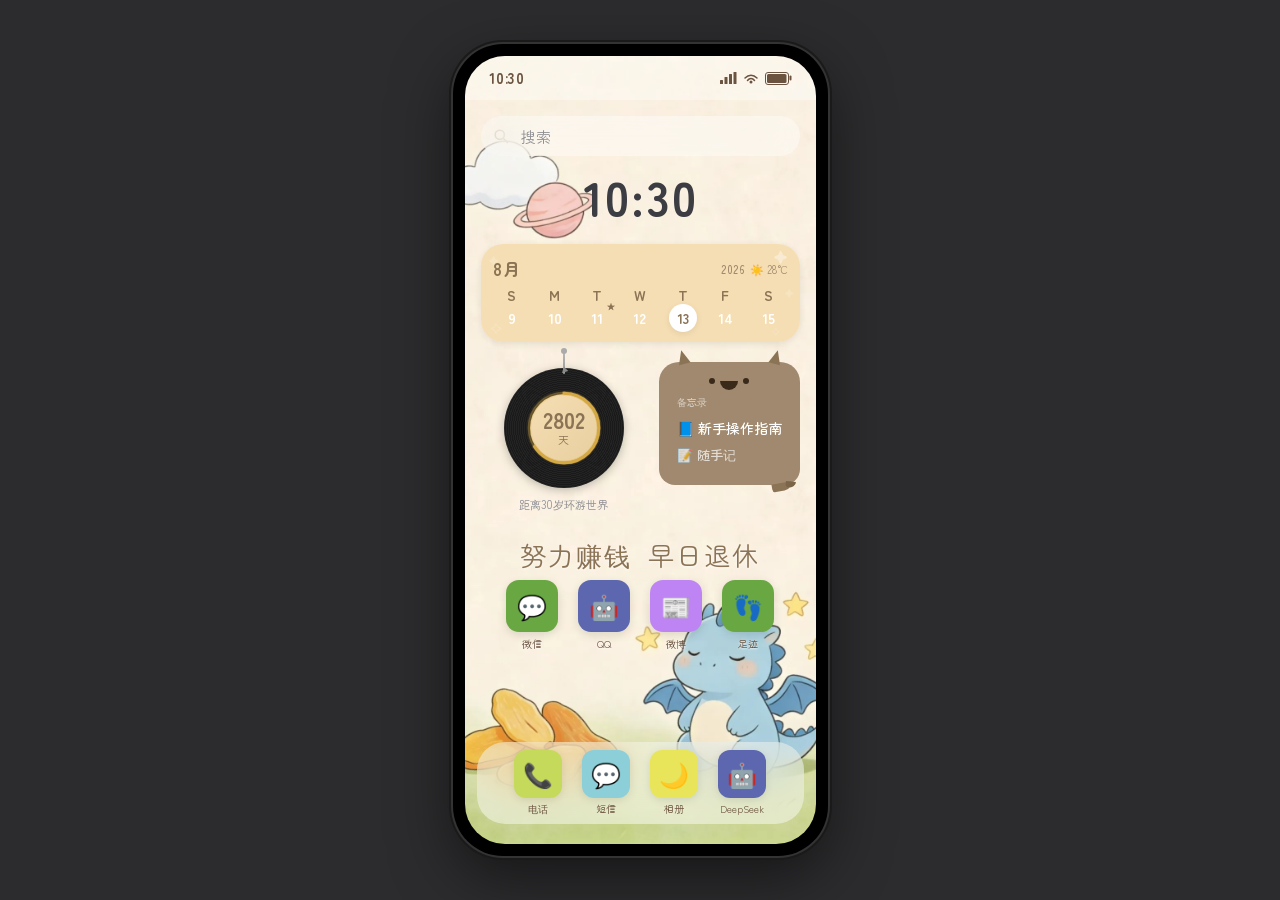
<file: index.html>
<!DOCTYPE html>
<html lang="zh-CN">
<head>
  <meta charset="UTF-8">
  <meta name="viewport" content="width=device-width, initial-scale=1.0, maximum-scale=1.0, user-scalable=no">
  <meta name="apple-mobile-web-app-capable" content="yes">
  <meta name="apple-mobile-web-app-status-bar-style" content="black-translucent">
  <meta name="format-detection" content="telephone=no">
  <meta name="theme-color" content="#F8F5E9">
  <meta http-equiv="Cache-Control" content="no-cache, no-store, must-revalidate">
  <meta http-equiv="Pragma" content="no-cache">
  <meta http-equiv="Expires" content="0">
  <title>流星雨的约定</title>
  <link rel="stylesheet" href="css/style.css?v=42">
  <link rel="preconnect" href="https://fonts.googleapis.com">
  <link rel="preconnect" href="https://fonts.gstatic.com" crossorigin>
  <link href="https://fonts.googleapis.com/css2?family=Zen+Maru+Gothic:wght@400;500;700&display=swap" rel="stylesheet">

</head>
<body>

  <div id="phone-frame">
    <div id="app">

      <!-- 壁纸背景 -->
      <div id="wallpaper"></div>

      <!-- 状态栏 -->
      <header id="status-bar">
        <span class="status-time" id="status-time">10:30</span>
        <div class="status-icons">
          <svg class="status-signal" width="17" height="12" viewBox="0 0 17 12"><rect x="0" y="8" width="3" height="4" rx="0.5" fill="#6B5340"/><rect x="4.5" y="5" width="3" height="7" rx="0.5" fill="#6B5340"/><rect x="9" y="2" width="3" height="10" rx="0.5" fill="#6B5340"/><rect x="13.5" y="0" width="3" height="12" rx="0.5" fill="#6B5340"/></svg>
          <svg class="status-wifi" width="16" height="12" viewBox="0 0 16 12"><path d="M8 10.5a1.5 1.5 0 110 3 1.5 1.5 0 010-3z" fill="#6B5340" transform="translate(0,-2)"/><path d="M4.5 8.5C5.5 7.2 6.7 6.5 8 6.5s2.5.7 3.5 2" stroke="#6B5340" stroke-width="1.5" fill="none" stroke-linecap="round"/><path d="M2 6c1.8-1.8 3.8-2.8 6-2.8s4.2 1 6 2.8" stroke="#6B5340" stroke-width="1.5" fill="none" stroke-linecap="round"/></svg>
          <svg class="status-battery" width="27" height="13" viewBox="0 0 27 13"><rect x="0.5" y="0.5" width="23" height="12" rx="2.5" stroke="#6B5340" stroke-width="1" fill="none"/><rect x="24.5" y="3.5" width="2" height="5" rx="1" fill="#6B5340"/><rect x="2" y="2" width="19.5" height="9" rx="1.5" fill="#6B5340"/></svg>
        </div>
      </header>

      <!-- 搜索栏 -->
      <div id="search-bar">
        <div class="search-wrapper">
          <svg class="search-icon" width="16" height="16" viewBox="0 0 20 20" fill="none"><circle cx="8.5" cy="8.5" r="5.75" stroke="#A0896E" stroke-width="2"/><line x1="13" y1="13" x2="18" y2="18" stroke="#A0896E" stroke-width="2" stroke-linecap="round"/></svg>
          <input type="text" id="search-input" placeholder="搜索" autocomplete="off" style="user-select:text;-webkit-user-select:text;">
        </div>
        <div id="search-history" style="display:none;"></div>
      </div>

      <!-- 主内容区 -->
      <div id="main-scroll">

        <!-- 时间显示 -->
        <div style="text-align:center;padding:16px 0 8px;">
          <div id="main-time" style="font-size:48px;font-weight:700;color:#3C3C43;letter-spacing:2px;line-height:1;">10:30</div>
        </div>

        <!-- 小组件区域 -->
        <div class="widgets-area">

          <!-- 日历小组件（单周展示） -->
          <div class="widget widget-calendar" data-navigate="05">
            <div class="cal-card">
              <div class="cal-deco-star cal-star-1">✦</div>
              <div class="cal-deco-star cal-star-2">✧</div>
              <div class="cal-deco-star cal-star-3">✦</div>
              <div class="cal-deco-star cal-star-4">✧</div>
              <div class="cal-deco-star cal-star-5">✦</div>
              <div class="cal-header">
                <div class="cal-month">8月</div>
                <div class="cal-meta">
                  <span class="cal-year-text">2026</span>
                  <span class="cal-weather-text">☀️ 28℃</span>
                </div>
              </div>
              <div class="cal-weekdays">
                <span>S</span><span>M</span><span>T</span><span>W</span><span>T</span><span>F</span><span>S</span>
              </div>
              <div class="cal-dates">
                <span class="cal-d">9</span>
                <span class="cal-d">10</span>
                <span class="cal-d cal-star-wrap">11<div class="cal-star-dot">★</div></span>
                <span class="cal-d">12</span>
                <span class="cal-d cal-today">13</span>
                <span class="cal-d">14</span>
                <span class="cal-d">15</span>
              </div>
            </div>
          </div>

          <!-- 倒计时 + 备忘录 并排 -->
          <div class="widget-row">
            <!-- 倒计时（唱片形式） -->
            <div class="widget widget-vinyl">
              <div class="vinyl-disc">
                <div class="vinyl-grooves"></div>
                <div class="vinyl-progress">
                  <svg viewBox="0 0 100 100">
                    <circle class="progress-ring-glow" cx="50" cy="50" r="47"/>
                    <circle class="progress-ring-fill-glow" cx="50" cy="50" r="47" style="stroke-dasharray: 295.31; stroke-dashoffset: 100.41;"/>
                    <circle class="progress-ring-bg" cx="50" cy="50" r="47"/>
                    <circle class="progress-ring-fill" cx="50" cy="50" r="47" style="stroke-dasharray: 295.31; stroke-dashoffset: 100.41;"/>
                  </svg>
                </div>
                <div class="vinyl-label">
                    <div class="vinyl-days">2802</div>
                    <div class="vinyl-unit">天</div>
                  </div>
              </div>
              <div class="vinyl-tonearm"></div>
              <div class="vinyl-bottom">距离30岁环游世界</div>
            </div>

            <!-- 备忘录（Q版龙头） -->
            <div class="widget widget-memo" data-navigate="01">
              <div class="dragon-card">
                <div class="dragon-horn dragon-horn-l"></div>
                <div class="dragon-horn dragon-horn-r"></div>
                <div class="dragon-face">
                  <div class="dragon-eye dragon-eye-l"></div>
                  <div class="dragon-eye dragon-eye-r"></div>
                  <div class="dragon-mouth"></div>
                </div>
                <div class="dragon-body">
                  <div class="dragon-memo-title">备忘录</div>
                  <div class="dragon-memo-item">📘 新手操作指南</div>
                  <div class="dragon-memo-item dragon-memo-sub">📝 随手记</div>
                </div>
                <div class="dragon-tail"></div>
              </div>
            </div>
          </div>

          <!-- 竖排文字 -->
          <div class="vertical-text-area">
            <div class="vertical-text">努力赚钱</div>
            <div class="vertical-text">早日退休</div>
          </div>

        </div>

        <!-- App图标区域 -->
        <div class="app-icons-area">
          <div class="app-icon-row">
            <div class="app-icon" data-app="06">
              <div class="icon-box icon-wechat">💬</div>
              <span class="icon-label">微信</span>
            </div>
            <div class="app-icon" data-app="15">
              <div class="icon-box icon-qq">🤖</div>
              <span class="icon-label">QQ</span>
            </div>
            <div class="app-icon" data-app="18">
              <div class="icon-box icon-weibo">📰</div>
              <span class="icon-label">微博</span>
            </div>
            <div class="app-icon" data-app="footprints">
              <div class="icon-box icon-footprint">👣</div>
              <span class="icon-label">足迹</span>
            </div>
          </div>
        </div>
      </div>

      <!-- Dock栏 -->
      <div id="dock">
        <div class="dock-icon" data-app="04">
          <div class="dock-icon-box icon-phone">📞</div>
          <span class="dock-icon-label">电话</span>
        </div>
        <div class="dock-icon" data-app="02">
          <div class="dock-icon-box icon-sms">💬</div>
          <span class="dock-icon-label">短信</span>
        </div>
        <div class="dock-icon" data-app="23">
          <div class="dock-icon-box icon-album">🌙</div>
          <span class="dock-icon-label">相册</span>
        </div>
        <div class="dock-icon" data-app="11">
          <div class="dock-icon-box icon-deepseek">🤖</div>
          <span class="dock-icon-label">DeepSeek</span>
        </div>
      </div>

      <!-- Home横条 -->
      <!-- <div id="home-indicator"></div> -->

      <!-- 页面内容容器 -->
      <div id="page-container" aria-live="polite"></div>
      <div id="toast" role="alert" aria-live="assertive"></div>
      <div id="modal" role="dialog" aria-modal="true" hidden></div>
      <div id="page-number" aria-label="页面编号"></div>

    </div>
  </div>

  <script>
    // 移动端视口高度兼容
    function setViewportHeight() {
      var vh = window.innerHeight * 0.01;
      document.documentElement.style.setProperty('--vh', vh + 'px');
    }
    setViewportHeight();
    window.addEventListener('resize', setViewportHeight);
    window.addEventListener('orientationchange', function() {
      setTimeout(setViewportHeight, 100);
    });
    window.visualViewport && window.visualViewport.addEventListener('resize', setViewportHeight);
  </script>
  <script src="js/data.js?v=68"></script>
  <script src="js/app.js?v=82"></script>
</body>
</html>
</file>
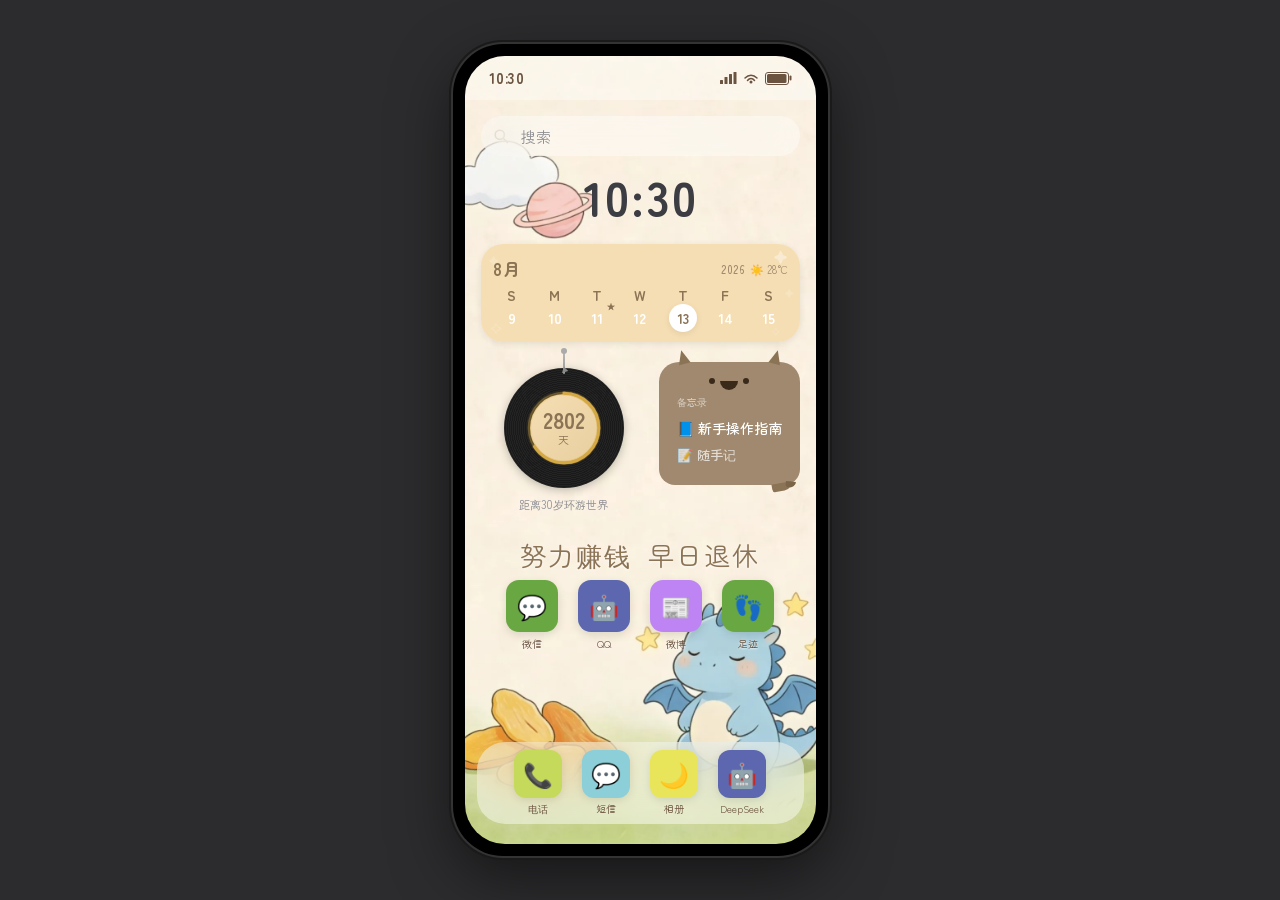
<file: online-version/index.html>
<!DOCTYPE html>
<html lang="zh-CN">
<head>
  <meta charset="UTF-8">
  <meta name="viewport" content="width=device-width, initial-scale=1.0, maximum-scale=1.0, user-scalable=no">
  <meta name="apple-mobile-web-app-capable" content="yes">
  <meta name="apple-mobile-web-app-status-bar-style" content="black-translucent">
  <meta name="format-detection" content="telephone=no">
  <meta name="theme-color" content="#F8F5E9">
  <title>流星雨的约定</title>
  <link rel="stylesheet" href="css/style.css?v=41">
  <link rel="preconnect" href="https://fonts.googleapis.com">
  <link rel="preconnect" href="https://fonts.gstatic.com" crossorigin>
  <link href="https://fonts.googleapis.com/css2?family=Zen+Maru+Gothic:wght@400;500;700&display=swap" rel="stylesheet">
</head>
<body>

  <div id="phone-frame">
    <div id="app">

      <!-- 壁纸背景 -->
      <div id="wallpaper"></div>

      <!-- 状态栏 -->
      <header id="status-bar">
        <span class="status-time" id="status-time">10:30</span>
        <div class="status-icons">
          <svg class="status-signal" width="17" height="12" viewBox="0 0 17 12"><rect x="0" y="8" width="3" height="4" rx="0.5" fill="#6B5340"/><rect x="4.5" y="5" width="3" height="7" rx="0.5" fill="#6B5340"/><rect x="9" y="2" width="3" height="10" rx="0.5" fill="#6B5340"/><rect x="13.5" y="0" width="3" height="12" rx="0.5" fill="#6B5340"/></svg>
          <svg class="status-wifi" width="16" height="12" viewBox="0 0 16 12"><path d="M8 10.5a1.5 1.5 0 110 3 1.5 1.5 0 010-3z" fill="#6B5340" transform="translate(0,-2)"/><path d="M4.5 8.5C5.5 7.2 6.7 6.5 8 6.5s2.5.7 3.5 2" stroke="#6B5340" stroke-width="1.5" fill="none" stroke-linecap="round"/><path d="M2 6c1.8-1.8 3.8-2.8 6-2.8s4.2 1 6 2.8" stroke="#6B5340" stroke-width="1.5" fill="none" stroke-linecap="round"/></svg>
          <svg class="status-battery" width="27" height="13" viewBox="0 0 27 13"><rect x="0.5" y="0.5" width="23" height="12" rx="2.5" stroke="#6B5340" stroke-width="1" fill="none"/><rect x="24.5" y="3.5" width="2" height="5" rx="1" fill="#6B5340"/><rect x="2" y="2" width="19.5" height="9" rx="1.5" fill="#6B5340"/></svg>
        </div>
      </header>

      <!-- 搜索栏 -->
      <div id="search-bar">
        <div class="search-wrapper">
          <svg class="search-icon" width="16" height="16" viewBox="0 0 20 20" fill="none"><circle cx="8.5" cy="8.5" r="5.75" stroke="#A0896E" stroke-width="2"/><line x1="13" y1="13" x2="18" y2="18" stroke="#A0896E" stroke-width="2" stroke-linecap="round"/></svg>
          <input type="text" id="search-input" placeholder="搜索" autocomplete="off" style="user-select:text;-webkit-user-select:text;">
        </div>
        <div id="search-history" style="display:none;"></div>
      </div>

      <!-- 主内容区 -->
      <div id="main-scroll">

        <!-- 时间显示 -->
        <div style="text-align:center;padding:16px 0 8px;">
          <div style="font-size:48px;font-weight:700;color:#3C3C43;letter-spacing:2px;line-height:1;">10:30</div>
        </div>

        <!-- 小组件区域 -->
        <div class="widgets-area">

          <!-- 日历小组件（单周展示） -->
          <div class="widget widget-calendar" data-navigate="05">
            <div class="cal-card">
              <div class="cal-deco-star cal-star-1">✦</div>
              <div class="cal-deco-star cal-star-2">✧</div>
              <div class="cal-deco-star cal-star-3">✦</div>
              <div class="cal-deco-star cal-star-4">✧</div>
              <div class="cal-deco-star cal-star-5">✦</div>
              <div class="cal-header">
                <div class="cal-month">8月</div>
                <div class="cal-meta">
                  <span class="cal-year-text">2026</span>
                  <span class="cal-weather-text">☀️ 28℃</span>
                </div>
              </div>
              <div class="cal-weekdays">
                <span>S</span><span>M</span><span>T</span><span>W</span><span>T</span><span>F</span><span>S</span>
              </div>
              <div class="cal-dates">
                <span class="cal-d">9</span>
                <span class="cal-d">10</span>
                <span class="cal-d cal-star-wrap">11<div class="cal-star-dot">★</div></span>
                <span class="cal-d">12</span>
                <span class="cal-d cal-today">13</span>
                <span class="cal-d">14</span>
                <span class="cal-d">15</span>
              </div>
            </div>
          </div>

          <!-- 倒计时 + 备忘录 并排 -->
          <div class="widget-row">
            <!-- 倒计时（唱片形式） -->
            <div class="widget widget-vinyl">
              <div class="vinyl-disc">
                <div class="vinyl-grooves"></div>
                <div class="vinyl-progress">
                  <svg viewBox="0 0 100 100">
                    <circle class="progress-ring-glow" cx="50" cy="50" r="47"/>
                    <circle class="progress-ring-fill-glow" cx="50" cy="50" r="47" style="stroke-dasharray: 295.31; stroke-dashoffset: 100.41;"/>
                    <circle class="progress-ring-bg" cx="50" cy="50" r="47"/>
                    <circle class="progress-ring-fill" cx="50" cy="50" r="47" style="stroke-dasharray: 295.31; stroke-dashoffset: 100.41;"/>
                  </svg>
                </div>
                <div class="vinyl-label">
                    <div class="vinyl-days">2802</div>
                    <div class="vinyl-unit">天</div>
                  </div>
              </div>
              <div class="vinyl-tonearm"></div>
              <div class="vinyl-bottom">距离30岁环游世界</div>
            </div>

            <!-- 备忘录（Q版龙头） -->
            <div class="widget widget-memo" data-navigate="01">
              <div class="dragon-card">
                <div class="dragon-horn dragon-horn-l"></div>
                <div class="dragon-horn dragon-horn-r"></div>
                <div class="dragon-face">
                  <div class="dragon-eye dragon-eye-l"></div>
                  <div class="dragon-eye dragon-eye-r"></div>
                  <div class="dragon-mouth"></div>
                </div>
                <div class="dragon-body">
                  <div class="dragon-memo-title">备忘录</div>
                  <div class="dragon-memo-item">📘 新手操作指南</div>
                  <div class="dragon-memo-item dragon-memo-sub">📝 随手记</div>
                </div>
                <div class="dragon-tail"></div>
              </div>
            </div>
          </div>

          <!-- 竖排文字 -->
          <div class="vertical-text-area">
            <div class="vertical-text">努力赚钱</div>
            <div class="vertical-text">早日退休</div>
          </div>

        </div>

        <!-- App图标区域 -->
        <div class="app-icons-area">
          <div class="app-icon-row">
            <div class="app-icon" data-app="06">
              <div class="icon-box icon-wechat">💬</div>
              <span class="icon-label">微信</span>
            </div>
            <div class="app-icon" data-app="15">
              <div class="icon-box icon-qq">🤖</div>
              <span class="icon-label">QQ</span>
            </div>
            <div class="app-icon" data-app="18">
              <div class="icon-box icon-weibo">📰</div>
              <span class="icon-label">微博</span>
            </div>
            <div class="app-icon" data-app="footprints">
              <div class="icon-box icon-footprint">👣</div>
              <span class="icon-label">足迹</span>
            </div>
          </div>
        </div>
      </div>

      <!-- Dock栏 -->
      <div id="dock">
        <div class="dock-icon" data-app="04">
          <div class="dock-icon-box icon-phone">📞</div>
          <span class="dock-icon-label">电话</span>
        </div>
        <div class="dock-icon" data-app="02">
          <div class="dock-icon-box icon-sms">💬</div>
          <span class="dock-icon-label">短信</span>
        </div>
        <div class="dock-icon" data-app="23">
          <div class="dock-icon-box icon-album">🌙</div>
          <span class="dock-icon-label">相册</span>
        </div>
        <div class="dock-icon" data-app="11">
          <div class="dock-icon-box icon-deepseek">🤖</div>
          <span class="dock-icon-label">DeepSeek</span>
        </div>
      </div>

      <!-- Home横条 -->
      <!-- <div id="home-indicator"></div> -->

      <!-- 页面内容容器 -->
      <div id="page-container" aria-live="polite"></div>
      <div id="toast" role="alert" aria-live="assertive"></div>
      <div id="modal" role="dialog" aria-modal="true" hidden></div>
      <div id="page-number" aria-label="页面编号"></div>

    </div>
  </div>

  <script>
    // 移动端视口高度兼容
    function setViewportHeight() {
      var vh = window.innerHeight * 0.01;
      document.documentElement.style.setProperty('--vh', vh + 'px');
    }
    setViewportHeight();
    window.addEventListener('resize', setViewportHeight);
    window.addEventListener('orientationchange', function() {
      setTimeout(setViewportHeight, 100);
    });
    window.visualViewport && window.visualViewport.addEventListener('resize', setViewportHeight);
  </script>
  <script src="js/data.js?v=50"></script>
  <script src="js/app.js?v=57"></script>
</body>
</html>
</file>
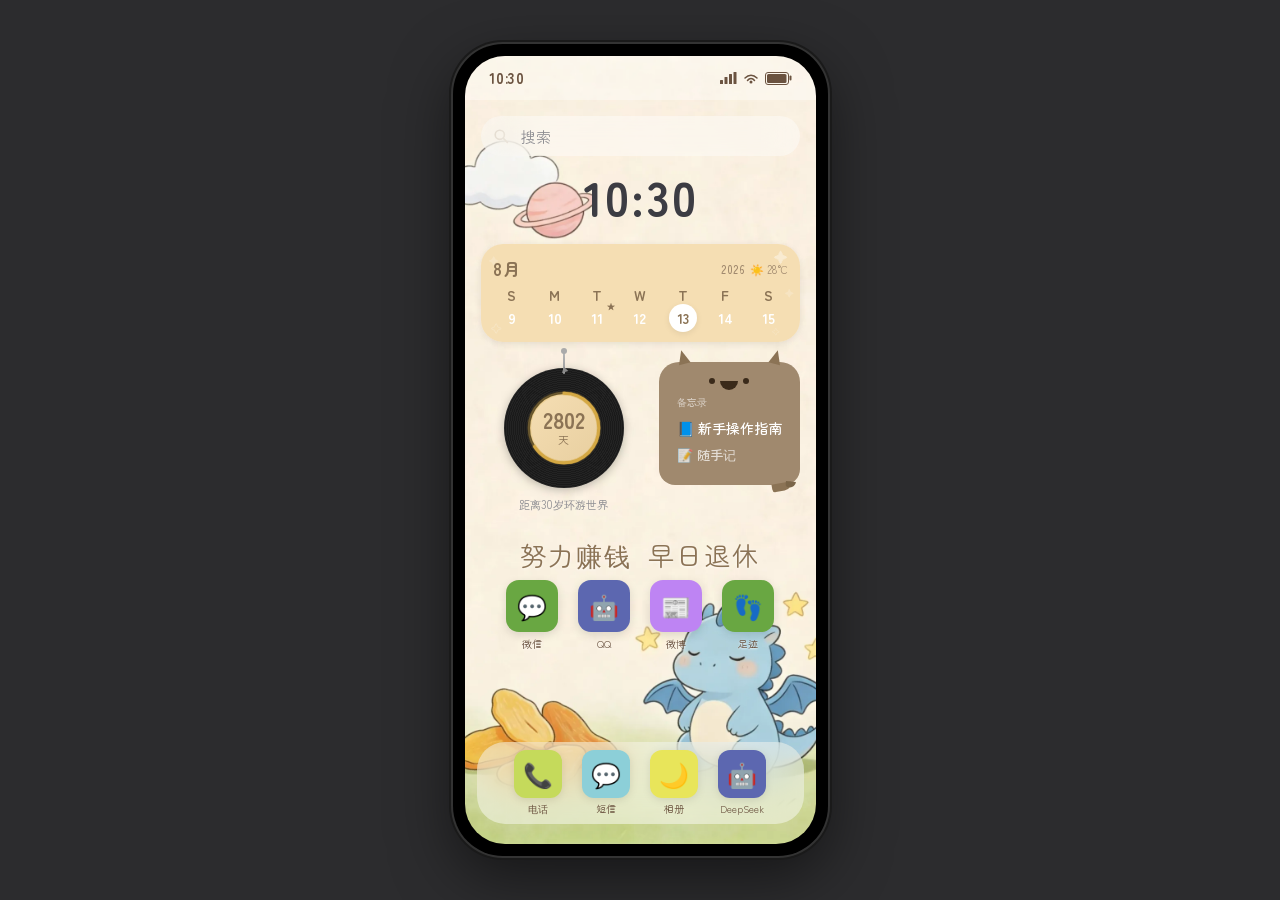
<file: meteor-promise-game-v73/meteor-promise-game/index.html>
<!DOCTYPE html>
<html lang="zh-CN">
<head>
  <meta charset="UTF-8">
  <meta name="viewport" content="width=device-width, initial-scale=1.0, maximum-scale=1.0, user-scalable=no">
  <meta name="apple-mobile-web-app-capable" content="yes">
  <meta name="apple-mobile-web-app-status-bar-style" content="black-translucent">
  <meta name="format-detection" content="telephone=no">
  <meta name="theme-color" content="#F8F5E9">
  <meta http-equiv="Cache-Control" content="no-cache, no-store, must-revalidate">
  <meta http-equiv="Pragma" content="no-cache">
  <meta http-equiv="Expires" content="0">
  <title>流星雨的约定</title>
  <link rel="stylesheet" href="css/style.css?v=42">
  <link rel="preconnect" href="https://fonts.googleapis.com">
  <link rel="preconnect" href="https://fonts.gstatic.com" crossorigin>
  <link href="https://fonts.googleapis.com/css2?family=Zen+Maru+Gothic:wght@400;500;700&display=swap" rel="stylesheet">

</head>
<body>

  <div id="phone-frame">
    <div id="app">

      <!-- 壁纸背景 -->
      <div id="wallpaper"></div>

      <!-- 状态栏 -->
      <header id="status-bar">
        <span class="status-time" id="status-time">10:30</span>
        <div class="status-icons">
          <svg class="status-signal" width="17" height="12" viewBox="0 0 17 12"><rect x="0" y="8" width="3" height="4" rx="0.5" fill="#6B5340"/><rect x="4.5" y="5" width="3" height="7" rx="0.5" fill="#6B5340"/><rect x="9" y="2" width="3" height="10" rx="0.5" fill="#6B5340"/><rect x="13.5" y="0" width="3" height="12" rx="0.5" fill="#6B5340"/></svg>
          <svg class="status-wifi" width="16" height="12" viewBox="0 0 16 12"><path d="M8 10.5a1.5 1.5 0 110 3 1.5 1.5 0 010-3z" fill="#6B5340" transform="translate(0,-2)"/><path d="M4.5 8.5C5.5 7.2 6.7 6.5 8 6.5s2.5.7 3.5 2" stroke="#6B5340" stroke-width="1.5" fill="none" stroke-linecap="round"/><path d="M2 6c1.8-1.8 3.8-2.8 6-2.8s4.2 1 6 2.8" stroke="#6B5340" stroke-width="1.5" fill="none" stroke-linecap="round"/></svg>
          <svg class="status-battery" width="27" height="13" viewBox="0 0 27 13"><rect x="0.5" y="0.5" width="23" height="12" rx="2.5" stroke="#6B5340" stroke-width="1" fill="none"/><rect x="24.5" y="3.5" width="2" height="5" rx="1" fill="#6B5340"/><rect x="2" y="2" width="19.5" height="9" rx="1.5" fill="#6B5340"/></svg>
        </div>
      </header>

      <!-- 搜索栏 -->
      <div id="search-bar">
        <div class="search-wrapper">
          <svg class="search-icon" width="16" height="16" viewBox="0 0 20 20" fill="none"><circle cx="8.5" cy="8.5" r="5.75" stroke="#A0896E" stroke-width="2"/><line x1="13" y1="13" x2="18" y2="18" stroke="#A0896E" stroke-width="2" stroke-linecap="round"/></svg>
          <input type="text" id="search-input" placeholder="搜索" autocomplete="off" style="user-select:text;-webkit-user-select:text;">
        </div>
        <div id="search-history" style="display:none;"></div>
      </div>

      <!-- 主内容区 -->
      <div id="main-scroll">

        <!-- 时间显示 -->
        <div style="text-align:center;padding:16px 0 8px;">
          <div id="main-time" style="font-size:48px;font-weight:700;color:#3C3C43;letter-spacing:2px;line-height:1;">10:30</div>
        </div>

        <!-- 小组件区域 -->
        <div class="widgets-area">

          <!-- 日历小组件（单周展示） -->
          <div class="widget widget-calendar" data-navigate="05">
            <div class="cal-card">
              <div class="cal-deco-star cal-star-1">✦</div>
              <div class="cal-deco-star cal-star-2">✧</div>
              <div class="cal-deco-star cal-star-3">✦</div>
              <div class="cal-deco-star cal-star-4">✧</div>
              <div class="cal-deco-star cal-star-5">✦</div>
              <div class="cal-header">
                <div class="cal-month">8月</div>
                <div class="cal-meta">
                  <span class="cal-year-text">2026</span>
                  <span class="cal-weather-text">☀️ 28℃</span>
                </div>
              </div>
              <div class="cal-weekdays">
                <span>S</span><span>M</span><span>T</span><span>W</span><span>T</span><span>F</span><span>S</span>
              </div>
              <div class="cal-dates">
                <span class="cal-d">9</span>
                <span class="cal-d">10</span>
                <span class="cal-d cal-star-wrap">11<div class="cal-star-dot">★</div></span>
                <span class="cal-d">12</span>
                <span class="cal-d cal-today">13</span>
                <span class="cal-d">14</span>
                <span class="cal-d">15</span>
              </div>
            </div>
          </div>

          <!-- 倒计时 + 备忘录 并排 -->
          <div class="widget-row">
            <!-- 倒计时（唱片形式） -->
            <div class="widget widget-vinyl">
              <div class="vinyl-disc">
                <div class="vinyl-grooves"></div>
                <div class="vinyl-progress">
                  <svg viewBox="0 0 100 100">
                    <circle class="progress-ring-glow" cx="50" cy="50" r="47"/>
                    <circle class="progress-ring-fill-glow" cx="50" cy="50" r="47" style="stroke-dasharray: 295.31; stroke-dashoffset: 100.41;"/>
                    <circle class="progress-ring-bg" cx="50" cy="50" r="47"/>
                    <circle class="progress-ring-fill" cx="50" cy="50" r="47" style="stroke-dasharray: 295.31; stroke-dashoffset: 100.41;"/>
                  </svg>
                </div>
                <div class="vinyl-label">
                    <div class="vinyl-days">2802</div>
                    <div class="vinyl-unit">天</div>
                  </div>
              </div>
              <div class="vinyl-tonearm"></div>
              <div class="vinyl-bottom">距离30岁环游世界</div>
            </div>

            <!-- 备忘录（Q版龙头） -->
            <div class="widget widget-memo" data-navigate="01">
              <div class="dragon-card">
                <div class="dragon-horn dragon-horn-l"></div>
                <div class="dragon-horn dragon-horn-r"></div>
                <div class="dragon-face">
                  <div class="dragon-eye dragon-eye-l"></div>
                  <div class="dragon-eye dragon-eye-r"></div>
                  <div class="dragon-mouth"></div>
                </div>
                <div class="dragon-body">
                  <div class="dragon-memo-title">备忘录</div>
                  <div class="dragon-memo-item">📘 新手操作指南</div>
                  <div class="dragon-memo-item dragon-memo-sub">📝 随手记</div>
                </div>
                <div class="dragon-tail"></div>
              </div>
            </div>
          </div>

          <!-- 竖排文字 -->
          <div class="vertical-text-area">
            <div class="vertical-text">努力赚钱</div>
            <div class="vertical-text">早日退休</div>
          </div>

        </div>

        <!-- App图标区域 -->
        <div class="app-icons-area">
          <div class="app-icon-row">
            <div class="app-icon" data-app="06">
              <div class="icon-box icon-wechat">💬</div>
              <span class="icon-label">微信</span>
            </div>
            <div class="app-icon" data-app="15">
              <div class="icon-box icon-qq">🤖</div>
              <span class="icon-label">QQ</span>
            </div>
            <div class="app-icon" data-app="18">
              <div class="icon-box icon-weibo">📰</div>
              <span class="icon-label">微博</span>
            </div>
            <div class="app-icon" data-app="footprints">
              <div class="icon-box icon-footprint">👣</div>
              <span class="icon-label">足迹</span>
            </div>
          </div>
        </div>
      </div>

      <!-- Dock栏 -->
      <div id="dock">
        <div class="dock-icon" data-app="04">
          <div class="dock-icon-box icon-phone">📞</div>
          <span class="dock-icon-label">电话</span>
        </div>
        <div class="dock-icon" data-app="02">
          <div class="dock-icon-box icon-sms">💬</div>
          <span class="dock-icon-label">短信</span>
        </div>
        <div class="dock-icon" data-app="23">
          <div class="dock-icon-box icon-album">🌙</div>
          <span class="dock-icon-label">相册</span>
        </div>
        <div class="dock-icon" data-app="11">
          <div class="dock-icon-box icon-deepseek">🤖</div>
          <span class="dock-icon-label">DeepSeek</span>
        </div>
      </div>

      <!-- Home横条 -->
      <!-- <div id="home-indicator"></div> -->

      <!-- 页面内容容器 -->
      <div id="page-container" aria-live="polite"></div>
      <div id="toast" role="alert" aria-live="assertive"></div>
      <div id="modal" role="dialog" aria-modal="true" hidden></div>
      <div id="page-number" aria-label="页面编号"></div>

    </div>
  </div>

  <script>
    // 移动端视口高度兼容
    function setViewportHeight() {
      var vh = window.innerHeight * 0.01;
      document.documentElement.style.setProperty('--vh', vh + 'px');
    }
    setViewportHeight();
    window.addEventListener('resize', setViewportHeight);
    window.addEventListener('orientationchange', function() {
      setTimeout(setViewportHeight, 100);
    });
    window.visualViewport && window.visualViewport.addEventListener('resize', setViewportHeight);
  </script>
  <script src="js/data.js?v=68"></script>
  <script src="js/app.js?v=86"></script>
</body>
</html>
</file>
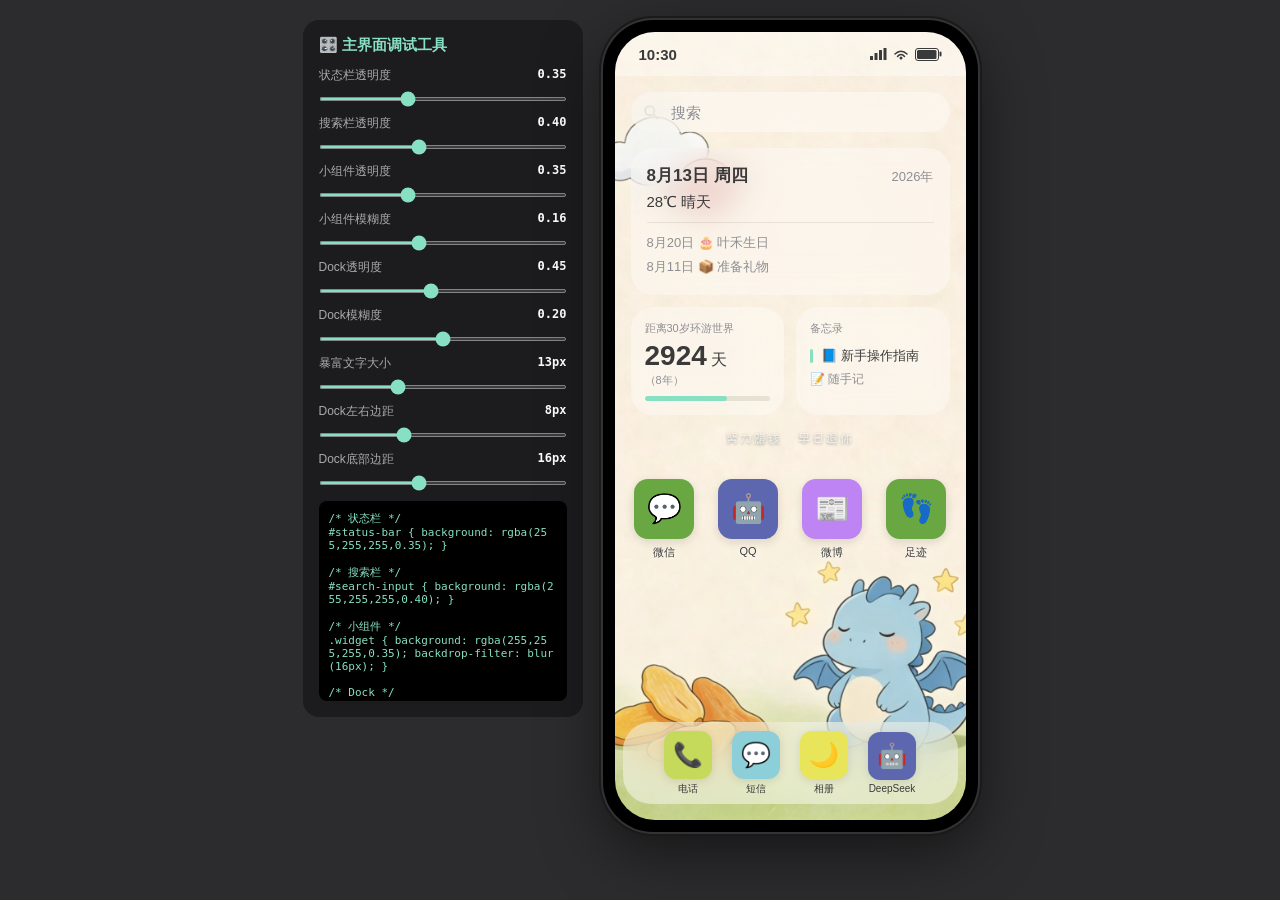
<file: debug-widgets.html>
<!DOCTYPE html>
<html lang="zh-CN">
<head>
  <meta charset="UTF-8">
  <meta name="viewport" content="width=device-width, initial-scale=1.0">
  <title>主界面调试工具</title>
  <link rel="preconnect" href="https://fonts.googleapis.com">
  <link rel="preconnect" href="https://fonts.gstatic.com" crossorigin>
  <link href="https://fonts.googleapis.com/css2?family=Ma+Shan+Zheng&family=ZCOOL+KuaiLe&display=swap" rel="stylesheet">
  <style>
    * { margin: 0; padding: 0; box-sizing: border-box; }
    body { font-family: -apple-system, BlinkMacSystemFont, sans-serif; background: #2C2C2E; display: flex; justify-content: center; align-items: flex-start; gap: 20px; padding: 20px; min-height: 100vh; flex-wrap: wrap; }

    .controls { width: 280px; background: #1C1C1E; border-radius: 16px; padding: 16px; color: #fff; flex-shrink: 0; max-height: 90vh; overflow-y: auto; }
    .controls h2 { font-size: 15px; margin-bottom: 12px; color: #86E0C1; }
    .ctrl { margin-bottom: 10px; }
    .ctrl label { display: flex; justify-content: space-between; font-size: 12px; color: #aaa; margin-bottom: 3px; }
    .ctrl label span { color: #fff; font-weight: 600; font-family: monospace; }
    input[type="range"] { width: 100%; accent-color: #86E0C1; height: 4px; }
    .code-box { background: #000; border-radius: 8px; padding: 10px; font-family: monospace; font-size: 11px; color: #86E0C1; white-space: pre-wrap; word-break: break-all; margin-top: 12px; max-height: 200px; overflow-y: auto; }

    .phone-wrap { flex-shrink: 0; }
    #phone-frame {
      width: 375px; height: 812px; background: #000; border-radius: 50px; padding: 12px;
      box-shadow: 0 0 0 2px #333, 0 0 0 4px #1a1a1a, 0 20px 60px rgba(0,0,0,0.5);
    }
    #app {
      width: 100%; height: 100%; border-radius: 40px; overflow: hidden;
      display: flex; flex-direction: column; position: relative;
    }
    #wallpaper {
      position: absolute; top: 0; left: 0; width: 100%; height: 100%;
      background: url('assets/wallpaper.jpg') center center / cover no-repeat; z-index: 0;
    }

    #status-bar {
      height: 44px; display: flex; align-items: center; justify-content: space-between;
      padding: 0 24px; position: relative; z-index: 20; flex-shrink: 0;
    }
    .status-time { font-size: 15px; font-weight: 600; color: #3A3A3A; }
    .status-icons { display: flex; align-items: center; gap: 6px; }

    #search-bar { flex-shrink: 0; padding: 16px 16px 0; z-index: 20; position: relative; }
    .search-wrapper { position: relative; display: flex; align-items: center; }
    .search-icon { position: absolute; left: 12px; top: 50%; transform: translateY(-50%); pointer-events: none; }
    #search-input {
      width: 100%; height: 40px; border-radius: 20px; border: none;
      padding: 0 16px 0 40px; font-size: 15px; outline: none; color: #3A3A3A;
      font-family: inherit; -webkit-appearance: none;
    }
    #search-input::placeholder { color: #8E8E93; }

    #main-scroll { flex: 1; overflow-y: auto; position: relative; z-index: 1; display: flex; flex-direction: column; }
    .widgets-area { padding: 16px 16px 0; position: relative; z-index: 1; }

    .widget {
      border-radius: 22px; padding: 16px; margin-bottom: 12px; cursor: pointer;
      transition: opacity 0.15s ease;
    }
    .widget-calendar { margin-bottom: 12px; }
    .calendar-row1 { display: flex; justify-content: space-between; align-items: baseline; margin-bottom: 6px; }
    .cal-date { font-size: 17px; font-weight: 600; color: #3A3A3A; }
    .cal-year { font-size: 13px; color: #8E8E93; }
    .calendar-row2 { margin-bottom: 10px; }
    .cal-weather { font-size: 15px; color: #3A3A3A; }
    .calendar-events { border-top: 0.5px solid rgba(0,0,0,0.08); padding-top: 8px; }
    .cal-event { font-size: 13px; color: #8E8E93; padding: 3px 0; white-space: nowrap; overflow: hidden; text-overflow: ellipsis; }

    .widget-row { display: flex; gap: 12px; margin-bottom: 12px; align-items: stretch; }
    .widget-row .widget { flex: 1; margin-bottom: 0; padding: 14px; }

    .countdown-label { font-size: 11px; color: #8E8E93; margin-bottom: 6px; }
    .countdown-main { display: flex; align-items: baseline; gap: 4px; margin-bottom: 2px; }
    .countdown-num { font-size: 28px; font-weight: 700; color: #3A3A3A; line-height: 1; }
    .countdown-unit { font-size: 16px; color: #3A3A3A; }
    .countdown-sub { font-size: 11px; color: #8E8E93; margin-bottom: 8px; }
    .progress-bar { height: 5px; background: #E6E2D3; border-radius: 3px; overflow: hidden; }
    .progress-fill { height: 100%; background: #86E0C1; border-radius: 3px; width: 66%; }

    .memo-label { font-size: 11px; color: #8E8E93; margin-bottom: 8px; }
    .memo-item { font-size: 13px; color: #3A3A3A; padding: 3px 0; display: flex; align-items: center; gap: 8px; }
    .memo-dot { width: 3px; height: 14px; background: #86E0C1; border-radius: 2px; flex-shrink: 0; }
    .memo-secondary { font-size: 12px; color: #8E8E93; }

    .vertical-text-area { display: flex; justify-content: center; gap: 16px; padding: 4px 0 8px; }
    .vertical-text {
      writing-mode: horizontal-tb; color: rgba(255,255,255,0.6);
      font-family: "ZCOOL KuaiLe", "Ma Shan Zheng", "STKaiti", "KaiTi", cursive;
      letter-spacing: 2px; pointer-events: none; user-select: none; line-height: 1.2;
      text-shadow: 0 1px 3px rgba(0,0,0,0.3);
    }

    .app-icons-area { display: flex; align-items: center; justify-content: center; padding: 24px 0 8px; flex-shrink: 0; z-index: 1; position: relative; }
    .app-icon-row { display: flex; justify-content: center; gap: 24px; }
    .app-icon { display: flex; flex-direction: column; align-items: center; gap: 6px; }
    .icon-box { width: 60px; height: 60px; border-radius: 14px; display: flex; align-items: center; justify-content: center; font-size: 28px; color: white; box-shadow: 0 3px 10px rgba(0,0,0,0.12); }
    .icon-label { font-size: 11px; color: #3A3A3A; text-align: center; text-shadow: 0 1px 2px rgba(255,255,255,0.8); }
    .icon-wechat { background: #69a742; }
    .icon-qq { background: #5c67b0; }
    .icon-weibo { background: #be84f3; }
    .icon-footprint { background: #69a742; }

    #dock {
      display: flex; align-items: center; justify-content: center; gap: 20px;
      border-radius: 28px; height: 82px; flex-shrink: 0; z-index: 10;
      padding-bottom: 0;
    }
    .dock-icon { display: flex; flex-direction: column; align-items: center; }
    .dock-icon-box { width: 48px; height: 48px; border-radius: 12px; display: flex; align-items: center; justify-content: center; font-size: 24px; color: white; box-shadow: 0 2px 8px rgba(0,0,0,0.1); }
    .dock-icon-label { font-size: 10px; color: #3A3A3A; margin-top: 3px; text-align: center; }
    .icon-phone { background: #c5da5b; }
    .icon-sms { background: #8ccfd8; }
    .icon-album { background: #e8e55a; }
    .icon-deepseek { background: #5c67b0; }
  </style>
</head>
<body>

<div class="controls">
  <h2>🎛️ 主界面调试工具</h2>

  <div class="ctrl">
    <label>状态栏透明度 <span id="v1">0.35</span></label>
    <input type="range" id="r1" min="0" max="100" value="35" step="1">
  </div>
  <div class="ctrl">
    <label>搜索栏透明度 <span id="v2">0.40</span></label>
    <input type="range" id="r2" min="0" max="100" value="40" step="1">
  </div>
  <div class="ctrl">
    <label>小组件透明度 <span id="v3">0.35</span></label>
    <input type="range" id="r3" min="0" max="100" value="35" step="1">
  </div>
  <div class="ctrl">
    <label>小组件模糊度 <span id="v4">16px</span></label>
    <input type="range" id="r4" min="0" max="40" value="16" step="1">
  </div>
  <div class="ctrl">
    <label>Dock透明度 <span id="v5">0.45</span></label>
    <input type="range" id="r5" min="0" max="100" value="45" step="1">
  </div>
  <div class="ctrl">
    <label>Dock模糊度 <span id="v6">20px</span></label>
    <input type="range" id="r6" min="0" max="40" value="20" step="1">
  </div>
  <div class="ctrl">
    <label>暴富文字大小 <span id="v7">13px</span></label>
    <input type="range" id="r7" min="9" max="22" value="13" step="0.5">
  </div>
  <div class="ctrl">
    <label>Dock左右边距 <span id="v8">8px</span></label>
    <input type="range" id="r8" min="0" max="24" value="8" step="1">
  </div>
  <div class="ctrl">
    <label>Dock底部边距 <span id="v9">16px</span></label>
    <input type="range" id="r9" min="0" max="40" value="16" step="1">
  </div>

  <div class="code-box" id="code">/* 调整滑块后自动生成 */</div>
</div>

<div class="phone-wrap">
  <div id="phone-frame">
    <div id="app">
      <div id="wallpaper"></div>
      <header id="status-bar">
        <span class="status-time">10:30</span>
        <div class="status-icons">
          <svg width="17" height="12" viewBox="0 0 17 12"><rect x="0" y="8" width="3" height="4" rx="0.5" fill="#3A3A3A"/><rect x="4.5" y="5" width="3" height="7" rx="0.5" fill="#3A3A3A"/><rect x="9" y="2" width="3" height="10" rx="0.5" fill="#3A3A3A"/><rect x="13.5" y="0" width="3" height="12" rx="0.5" fill="#3A3A3A"/></svg>
          <svg width="16" height="12" viewBox="0 0 16 12"><path d="M8 10.5a1.5 1.5 0 110 3 1.5 1.5 0 010-3z" fill="#3A3A3A" transform="translate(0,-2)"/><path d="M4.5 8.5C5.5 7.2 6.7 6.5 8 6.5s2.5.7 3.5 2" stroke="#3A3A3A" stroke-width="1.5" fill="none" stroke-linecap="round"/><path d="M2 6c1.8-1.8 3.8-2.8 6-2.8s4.2 1 6 2.8" stroke="#3A3A3A" stroke-width="1.5" fill="none" stroke-linecap="round"/></svg>
          <svg width="27" height="13" viewBox="0 0 27 13"><rect x="0.5" y="0.5" width="23" height="12" rx="2.5" stroke="#3A3A3A" stroke-width="1" fill="none"/><rect x="24.5" y="3.5" width="2" height="5" rx="1" fill="#3A3A3A"/><rect x="2" y="2" width="19.5" height="9" rx="1.5" fill="#3A3A3A"/></svg>
        </div>
      </header>
      <div id="search-bar">
        <div class="search-wrapper">
          <svg class="search-icon" width="16" height="16" viewBox="0 0 20 20" fill="none"><circle cx="8.5" cy="8.5" r="5.75" stroke="#8E8E93" stroke-width="2"/><line x1="13" y1="13" x2="18" y2="18" stroke="#8E8E93" stroke-width="2" stroke-linecap="round"/></svg>
          <input type="text" id="search-input" placeholder="搜索" autocomplete="off">
        </div>
      </div>
      <div id="main-scroll">
        <div class="widgets-area">
          <div class="widget widget-calendar">
            <div class="calendar-row1"><span class="cal-date">8月13日 周四</span><span class="cal-year">2026年</span></div>
            <div class="calendar-row2"><span class="cal-weather">28℃ 晴天</span></div>
            <div class="calendar-events">
              <div class="cal-event">8月20日 🎂 叶禾生日</div>
              <div class="cal-event">8月11日 📦 准备礼物</div>
            </div>
          </div>
          <div class="widget-row">
            <div class="widget widget-countdown">
              <div class="countdown-label">距离30岁环游世界</div>
              <div class="countdown-main"><span class="countdown-num">2924</span><span class="countdown-unit">天</span></div>
              <div class="countdown-sub">（8年）</div>
              <div class="progress-bar"><div class="progress-fill"></div></div>
            </div>
            <div class="widget widget-memo">
              <div class="memo-label">备忘录</div>
              <div class="memo-item"><span class="memo-dot"></span>📘 新手操作指南</div>
              <div class="memo-item memo-secondary">📝 随手记</div>
            </div>
          </div>
          <div class="vertical-text-area">
            <div class="vertical-text" id="vt1">努力赚钱</div>
            <div class="vertical-text" id="vt2">早日退休</div>
          </div>
        </div>
        <div class="app-icons-area">
          <div class="app-icon-row">
            <div class="app-icon"><div class="icon-box icon-wechat">💬</div><span class="icon-label">微信</span></div>
            <div class="app-icon"><div class="icon-box icon-qq">🤖</div><span class="icon-label">QQ</span></div>
            <div class="app-icon"><div class="icon-box icon-weibo">📰</div><span class="icon-label">微博</span></div>
            <div class="app-icon"><div class="icon-box icon-footprint">👣</div><span class="icon-label">足迹</span></div>
          </div>
        </div>
      </div>
      <div id="dock">
        <div class="dock-icon"><div class="dock-icon-box icon-phone">📞</div><span class="dock-icon-label">电话</span></div>
        <div class="dock-icon"><div class="dock-icon-box icon-sms">💬</div><span class="dock-icon-label">短信</span></div>
        <div class="dock-icon"><div class="dock-icon-box icon-album">🌙</div><span class="dock-icon-label">相册</span></div>
        <div class="dock-icon"><div class="dock-icon-box icon-deepseek">🤖</div><span class="dock-icon-label">DeepSeek</span></div>
      </div>
    </div>
  </div>
</div>

<script>
  const ids = ['r1','r2','r3','r4','r5','r6','r7','r8','r9'];
  const vs = ['v1','v2','v3','v4','v5','v6','v7','v8','v9'];
  const statusBar = document.getElementById('status-bar');
  const searchInput = document.getElementById('search-input');
  const widgets = document.querySelectorAll('.widget');
  const dock = document.getElementById('dock');
  const vt1 = document.getElementById('vt1');
  const vt2 = document.getElementById('vt2');
  const codeEl = document.getElementById('code');

  function update() {
    const a = +document.getElementById('r1').value / 100;
    const b = +document.getElementById('r2').value / 100;
    const c = +document.getElementById('r3').value / 100;
    const d = +document.getElementById('r4').value;
    const e = +document.getElementById('r5').value / 100;
    const f = +document.getElementById('r6').value;
    const g = +document.getElementById('r7').value;
    const h = +document.getElementById('r8').value;
    const i = +document.getElementById('r9').value;

    vs.forEach((v, idx) => {
      const val = document.getElementById(ids[idx]).value;
      document.getElementById(v).textContent = idx < 6 ? (val / 100).toFixed(2) : val + (idx === 7 || idx === 8 ? 'px' : 'px');
    });

    statusBar.style.background = 'rgba(255,255,255,' + a + ')';
    searchInput.style.background = 'rgba(255,255,255,' + b + ')';
    searchInput.style.webkitBackdropFilter = 'blur(16px)';
    searchInput.style.backdropFilter = 'blur(16px)';

    widgets.forEach(w => {
      w.style.background = 'rgba(255,255,255,' + c + ')';
      w.style.webkitBackdropFilter = 'blur(' + d + 'px)';
      w.style.backdropFilter = 'blur(' + d + 'px)';
    });

    dock.style.background = 'rgba(255,255,255,' + e + ')';
    dock.style.webkitBackdropFilter = 'blur(' + f + 'px)';
    dock.style.backdropFilter = 'blur(' + f + 'px)';
    dock.style.margin = '0 ' + h + 'px ' + i + 'px';

    vt1.style.fontSize = g + 'px';
    vt2.style.fontSize = g + 'px';

    codeEl.textContent =
`/* 状态栏 */
#status-bar { background: rgba(255,255,255,${a.toFixed(2)}); }

/* 搜索栏 */
#search-input { background: rgba(255,255,255,${b.toFixed(2)}); }

/* 小组件 */
.widget { background: rgba(255,255,255,${c.toFixed(2)}); backdrop-filter: blur(${d}px); }

/* Dock */
#dock { background: rgba(255,255,255,${e.toFixed(2)}); backdrop-filter: blur(${f}px); margin: 0 ${h}px ${i}px; }

/* 暴富文字 */
.vertical-text { font-size: ${g}px; }`;
  }

  ids.forEach(id => document.getElementById(id).addEventListener('input', update));
  update();
</script>
</body>
</html>
</file>
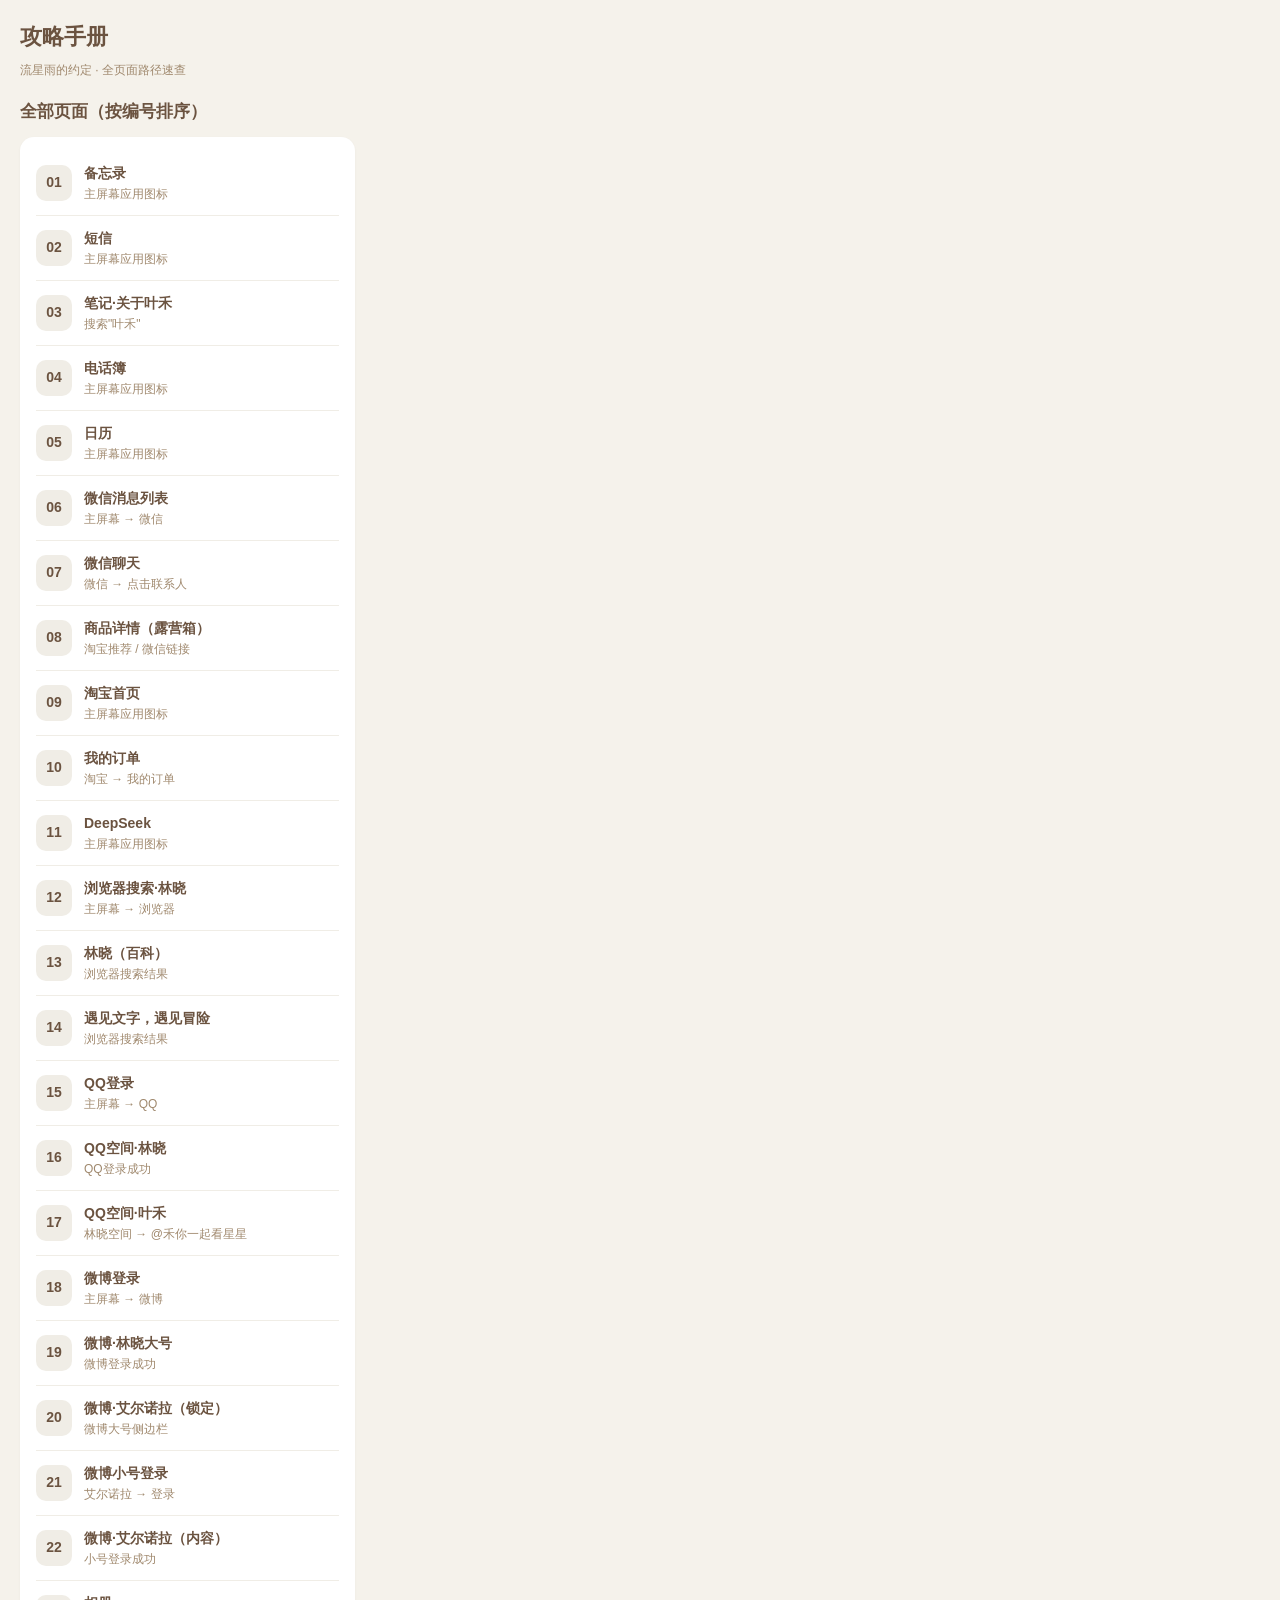
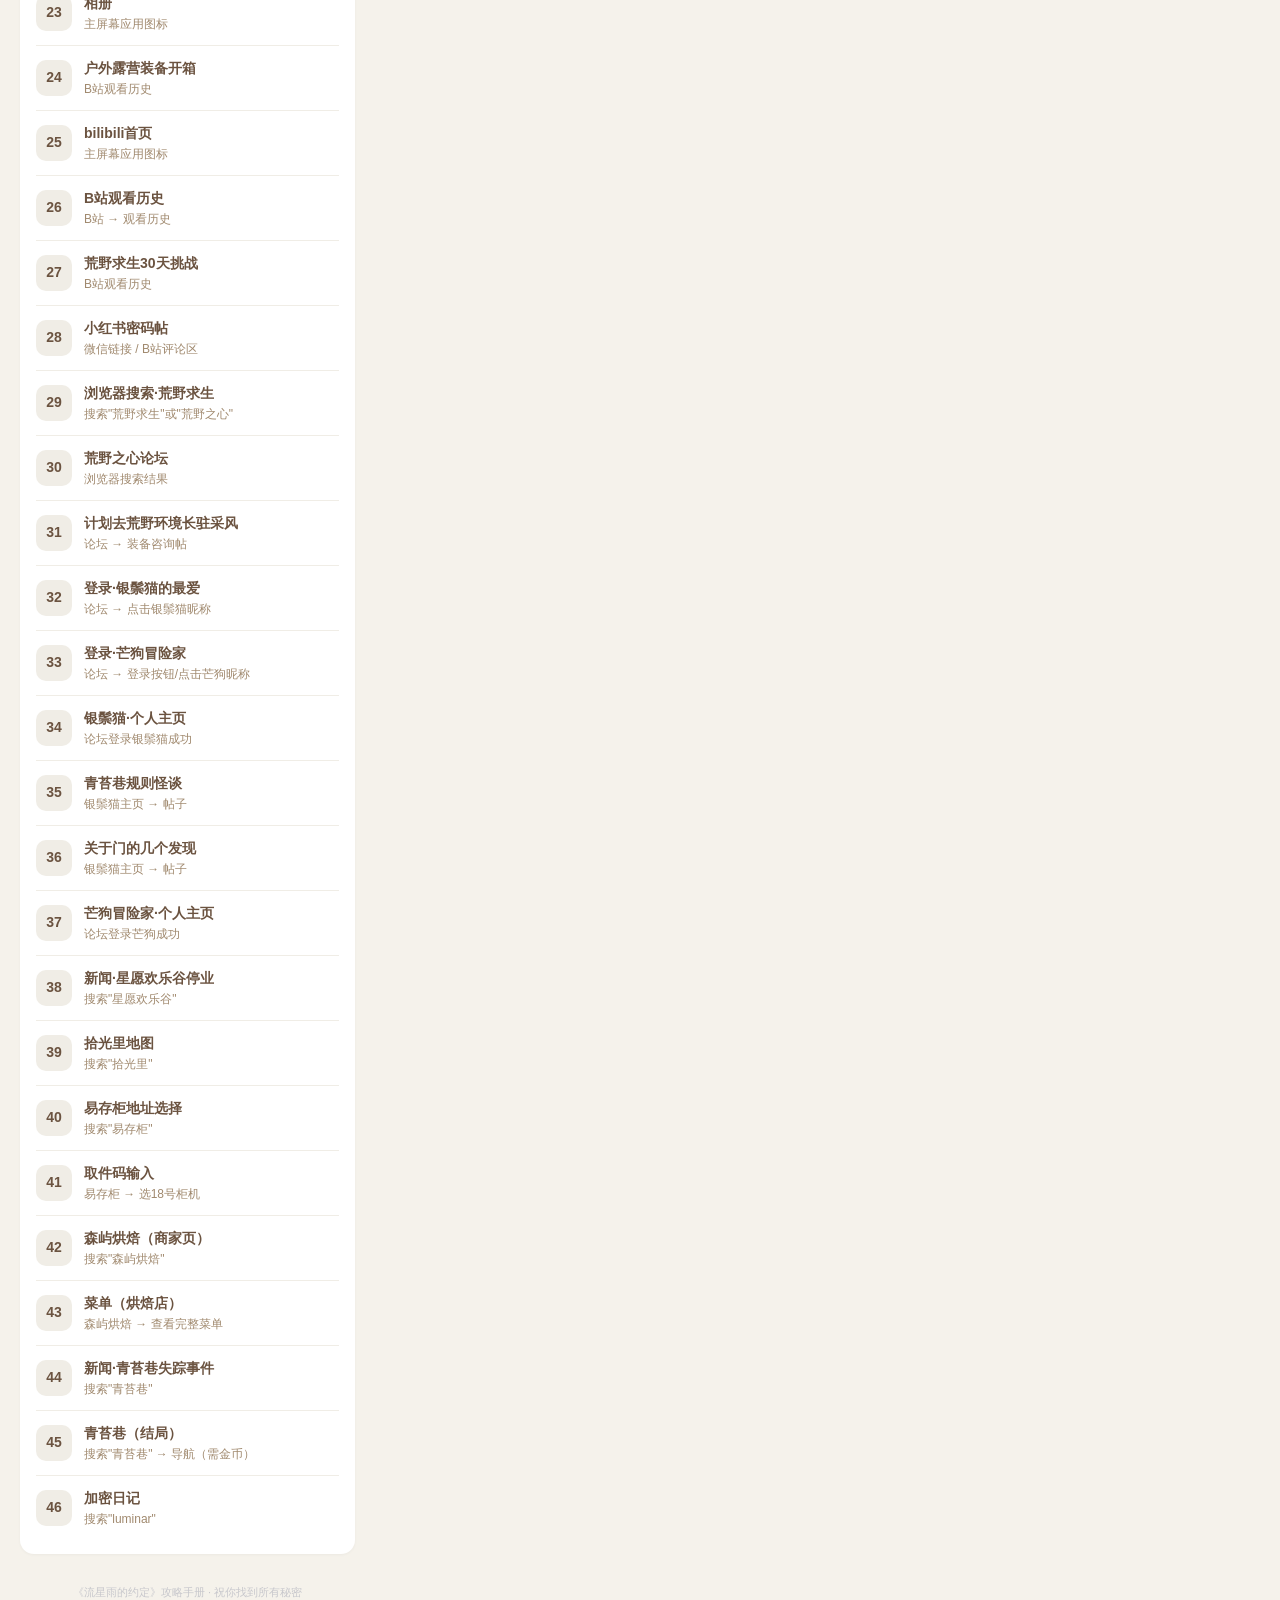
<file: guide-pages-long.html>
<!DOCTYPE html>
<html lang="zh-CN">
<head>
<meta charset="UTF-8">
<title>攻略 - 页面列表</title>
<style>
* { box-sizing: border-box; margin: 0; padding: 0; }
body { font-family: 'Noto Sans CJK SC', 'Noto Sans SC', 'PingFang SC', 'Microsoft YaHei', sans-serif; background: #F5F2EB; color: #6B5340; line-height: 1.5; padding: 20px; max-width: 375px; }
h1 { font-size: 22px; font-weight: 700; margin-bottom: 8px; }
h2 { font-size: 17px; font-weight: 700; margin: 20px 0 12px; }
.card { background: #FFFFFF; border-radius: 14px; padding: 14px 16px; margin-bottom: 10px; box-shadow: 0 1px 3px rgba(0,0,0,0.04); }
.page-item { display: flex; align-items: center; padding: 12px 0; border-bottom: 1px solid #F0EDE6; gap: 12px; }
.page-item:last-child { border-bottom: none; }
.page-id { width: 36px; height: 36px; border-radius: 10px; background: #F0EDE6; display: flex; align-items: center; justify-content: center; font-size: 14px; font-weight: 700; flex-shrink: 0; }
.page-info { flex: 1; }
.page-name { font-size: 14px; font-weight: 600; }
.page-from { font-size: 12px; color: #A0896E; margin-top: 1px; }
.footer { text-align: center; padding: 20px; font-size: 11px; color: #C7C7CC; }
</style>
</head>
<body>
<h1>攻略手册</h1>
<p style="font-size:12px;color:#A0896E;margin-bottom:20px;">流星雨的约定 · 全页面路径速查</p>
<h2>全部页面（按编号排序）</h2>
<div class="card" id="pages"></div>
<div class="footer">《流星雨的约定》攻略手册 · 祝你找到所有秘密</div>
<script>
const allPages = [
  { id:'01', name:'备忘录', from:'主屏幕应用图标' },
  { id:'02', name:'短信', from:'主屏幕应用图标' },
  { id:'03', name:'笔记·关于叶禾', from:'搜索"叶禾"' },
  { id:'04', name:'电话簿', from:'主屏幕应用图标' },
  { id:'05', name:'日历', from:'主屏幕应用图标' },
  { id:'06', name:'微信消息列表', from:'主屏幕 → 微信' },
  { id:'07', name:'微信聊天', from:'微信 → 点击联系人' },
  { id:'08', name:'商品详情（露营箱）', from:'淘宝推荐 / 微信链接' },
  { id:'09', name:'淘宝首页', from:'主屏幕应用图标' },
  { id:'10', name:'我的订单', from:'淘宝 → 我的订单' },
  { id:'11', name:'DeepSeek', from:'主屏幕应用图标' },
  { id:'12', name:'浏览器搜索·林晓', from:'主屏幕 → 浏览器' },
  { id:'13', name:'林晓（百科）', from:'浏览器搜索结果' },
  { id:'14', name:'遇见文字，遇见冒险', from:'浏览器搜索结果' },
  { id:'15', name:'QQ登录', from:'主屏幕 → QQ' },
  { id:'16', name:'QQ空间·林晓', from:'QQ登录成功' },
  { id:'17', name:'QQ空间·叶禾', from:'林晓空间 → @禾你一起看星星' },
  { id:'18', name:'微博登录', from:'主屏幕 → 微博' },
  { id:'19', name:'微博·林晓大号', from:'微博登录成功' },
  { id:'20', name:'微博·艾尔诺拉（锁定）', from:'微博大号侧边栏' },
  { id:'21', name:'微博小号登录', from:'艾尔诺拉 → 登录' },
  { id:'22', name:'微博·艾尔诺拉（内容）', from:'小号登录成功' },
  { id:'23', name:'相册', from:'主屏幕应用图标' },
  { id:'24', name:'户外露营装备开箱', from:'B站观看历史' },
  { id:'25', name:'bilibili首页', from:'主屏幕应用图标' },
  { id:'26', name:'B站观看历史', from:'B站 → 观看历史' },
  { id:'27', name:'荒野求生30天挑战', from:'B站观看历史' },
  { id:'28', name:'小红书密码帖', from:'微信链接 / B站评论区' },
  { id:'29', name:'浏览器搜索·荒野求生', from:'搜索"荒野求生"或"荒野之心"' },
  { id:'30', name:'荒野之心论坛', from:'浏览器搜索结果' },
  { id:'31', name:'计划去荒野环境长驻采风', from:'论坛 → 装备咨询帖' },
  { id:'32', name:'登录·银鬃猫的最爱', from:'论坛 → 点击银鬃猫昵称' },
  { id:'33', name:'登录·芒狗冒险家', from:'论坛 → 登录按钮/点击芒狗昵称' },
  { id:'34', name:'银鬃猫·个人主页', from:'论坛登录银鬃猫成功' },
  { id:'35', name:'青苔巷规则怪谈', from:'银鬃猫主页 → 帖子' },
  { id:'36', name:'关于门的几个发现', from:'银鬃猫主页 → 帖子' },
  { id:'37', name:'芒狗冒险家·个人主页', from:'论坛登录芒狗成功' },
  { id:'38', name:'新闻·星愿欢乐谷停业', from:'搜索"星愿欢乐谷"' },
  { id:'39', name:'拾光里地图', from:'搜索"拾光里"' },
  { id:'40', name:'易存柜地址选择', from:'搜索"易存柜"' },
  { id:'41', name:'取件码输入', from:'易存柜 → 选18号柜机' },
  { id:'42', name:'森屿烘焙（商家页）', from:'搜索"森屿烘焙"' },
  { id:'43', name:'菜单（烘焙店）', from:'森屿烘焙 → 查看完整菜单' },
  { id:'44', name:'新闻·青苔巷失踪事件', from:'搜索"青苔巷"' },
  { id:'45', name:'青苔巷（结局）', from:'搜索"青苔巷" → 导航（需金币）' },
  { id:'46', name:'加密日记', from:'搜索"luminar"' },
];
const container = document.getElementById('pages');
allPages.forEach(pg => {
  container.innerHTML += '<div class="page-item"><div class="page-id">'+pg.id+'</div><div class="page-info"><div class="page-name">'+pg.name+'</div><div class="page-from">'+pg.from+'</div></div></div>';
});
</script>
</body>
</html>
</file>
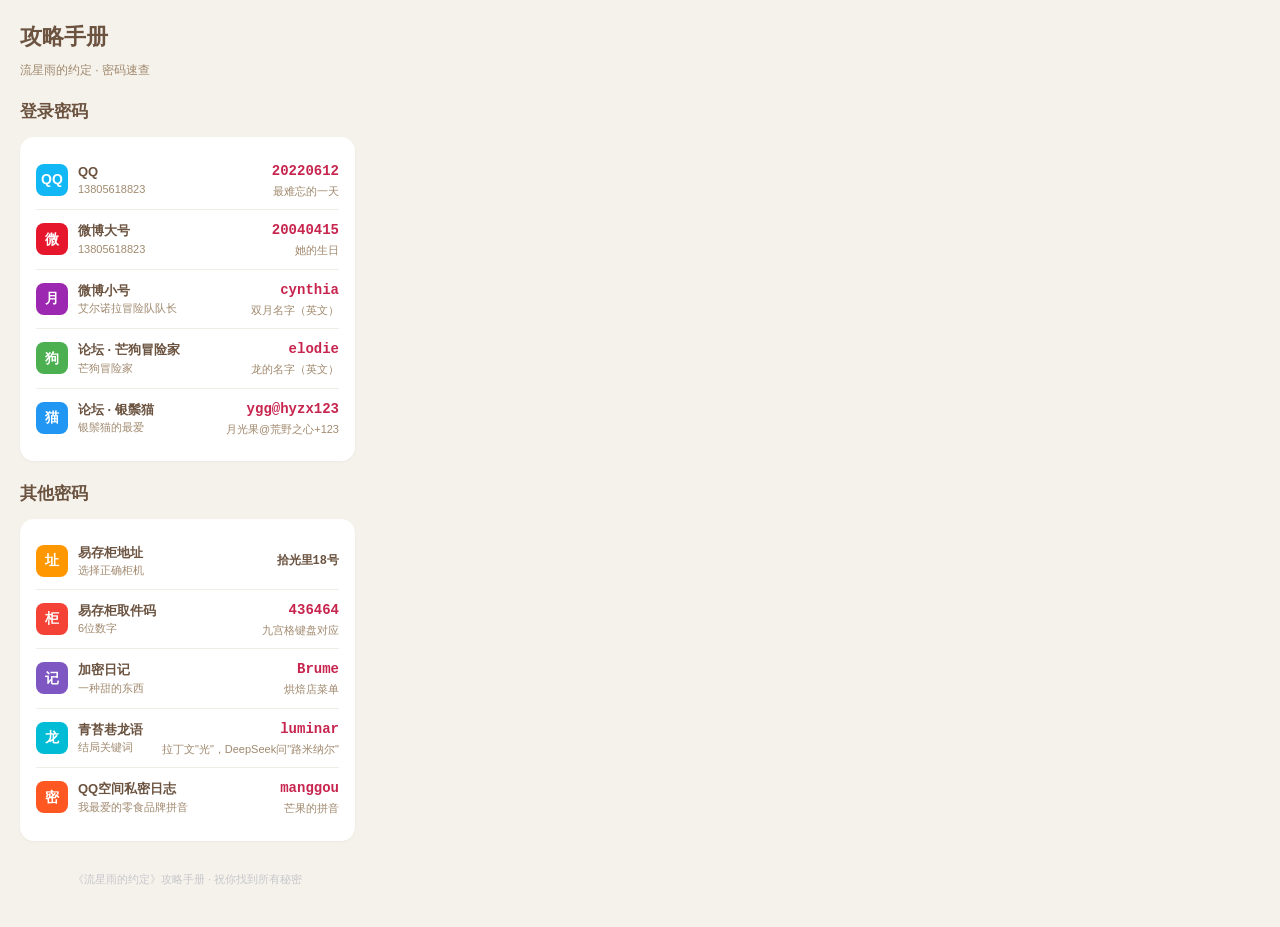
<file: guide-passwords-long.html>
<!DOCTYPE html>
<html lang="zh-CN">
<head>
<meta charset="UTF-8">
<title>攻略 - 密码速查</title>
<style>
* { box-sizing: border-box; margin: 0; padding: 0; }
body { font-family: 'Noto Sans CJK SC', 'Noto Sans SC', 'PingFang SC', 'Microsoft YaHei', sans-serif; background: #F5F2EB; color: #6B5340; line-height: 1.5; padding: 20px; max-width: 375px; }
h1 { font-size: 22px; font-weight: 700; margin-bottom: 8px; }
h2 { font-size: 17px; font-weight: 700; margin: 20px 0 12px; }
.card { background: #FFFFFF; border-radius: 14px; padding: 14px 16px; margin-bottom: 10px; box-shadow: 0 1px 3px rgba(0,0,0,0.04); }
.pw-row { display: flex; align-items: center; padding: 10px 0; border-bottom: 1px solid #F0EDE6; gap: 10px; }
.pw-row:last-child { border-bottom: none; }
.pw-icon { width: 32px; height: 32px; border-radius: 8px; display: flex; align-items: center; justify-content: center; font-size: 14px; font-weight: 700; color: #FFFFFF; flex-shrink: 0; }
.pw-info { flex: 1; min-width: 0; }
.pw-name { font-size: 13px; font-weight: 600; }
.pw-account { font-size: 11px; color: #A0896E; }
.pw-right { text-align: right; flex-shrink: 0; }
.pw-value { font-family: 'Courier New', 'Menlo', monospace; font-size: 14px; font-weight: 600; color: #C7254E; }
.pw-clue { font-size: 11px; color: #A0896E; margin-top: 1px; }
.footer { text-align: center; padding: 20px; font-size: 11px; color: #C7C7CC; }
</style>
</head>
<body>
<h1>攻略手册</h1>
<p style="font-size:12px;color:#A0896E;margin-bottom:20px;">流星雨的约定 · 密码速查</p>

<h2>登录密码</h2>
<div class="card">
  <div class="pw-row">
    <div class="pw-icon" style="background:#12B7F5;">QQ</div>
    <div class="pw-info"><div class="pw-name">QQ</div><div class="pw-account">13805618823</div></div>
    <div class="pw-right"><div class="pw-value">20220612</div><div class="pw-clue">最难忘的一天</div></div>
  </div>
  <div class="pw-row">
    <div class="pw-icon" style="background:#E6162D;">微</div>
    <div class="pw-info"><div class="pw-name">微博大号</div><div class="pw-account">13805618823</div></div>
    <div class="pw-right"><div class="pw-value">20040415</div><div class="pw-clue">她的生日</div></div>
  </div>
  <div class="pw-row">
    <div class="pw-icon" style="background:#9C27B0;">月</div>
    <div class="pw-info"><div class="pw-name">微博小号</div><div class="pw-account">艾尔诺拉冒险队队长</div></div>
    <div class="pw-right"><div class="pw-value">cynthia</div><div class="pw-clue">双月名字（英文）</div></div>
  </div>
  <div class="pw-row">
    <div class="pw-icon" style="background:#4CAF50;">狗</div>
    <div class="pw-info"><div class="pw-name">论坛 · 芒狗冒险家</div><div class="pw-account">芒狗冒险家</div></div>
    <div class="pw-right"><div class="pw-value">elodie</div><div class="pw-clue">龙的名字（英文）</div></div>
  </div>
  <div class="pw-row">
    <div class="pw-icon" style="background:#2196F3;">猫</div>
    <div class="pw-info"><div class="pw-name">论坛 · 银鬃猫</div><div class="pw-account">银鬃猫的最爱</div></div>
    <div class="pw-right"><div class="pw-value">ygg@hyzx123</div><div class="pw-clue">月光果@荒野之心+123</div></div>
  </div>
</div>

<h2>其他密码</h2>
<div class="card">
  <div class="pw-row">
    <div class="pw-icon" style="background:#FF9800;">址</div>
    <div class="pw-info"><div class="pw-name">易存柜地址</div><div class="pw-account">选择正确柜机</div></div>
    <div class="pw-right"><div class="pw-value" style="font-size:12px;color:#6B5340;">拾光里18号</div></div>
  </div>
  <div class="pw-row">
    <div class="pw-icon" style="background:#F44336;">柜</div>
    <div class="pw-info"><div class="pw-name">易存柜取件码</div><div class="pw-account">6位数字</div></div>
    <div class="pw-right"><div class="pw-value">436464</div><div class="pw-clue">九宫格键盘对应</div></div>
  </div>
  <div class="pw-row">
    <div class="pw-icon" style="background:#7E57C2;">记</div>
    <div class="pw-info"><div class="pw-name">加密日记</div><div class="pw-account">一种甜的东西</div></div>
    <div class="pw-right"><div class="pw-value">Brume</div><div class="pw-clue">烘焙店菜单</div></div>
  </div>
  <div class="pw-row">
    <div class="pw-icon" style="background:#00BCD4;">龙</div>
    <div class="pw-info"><div class="pw-name">青苔巷龙语</div><div class="pw-account">结局关键词</div></div>
    <div class="pw-right"><div class="pw-value">luminar</div><div class="pw-clue">拉丁文"光"，DeepSeek问"路米纳尔"</div></div>
  </div>
  <div class="pw-row">
    <div class="pw-icon" style="background:#FF5722;">密</div>
    <div class="pw-info"><div class="pw-name">QQ空间私密日志</div><div class="pw-account">我最爱的零食品牌拼音</div></div>
    <div class="pw-right"><div class="pw-value">manggou</div><div class="pw-clue">芒果的拼音</div></div>
  </div>
</div>

<div class="footer">《流星雨的约定》攻略手册 · 祝你找到所有秘密</div>
</body>
</html>
</file>
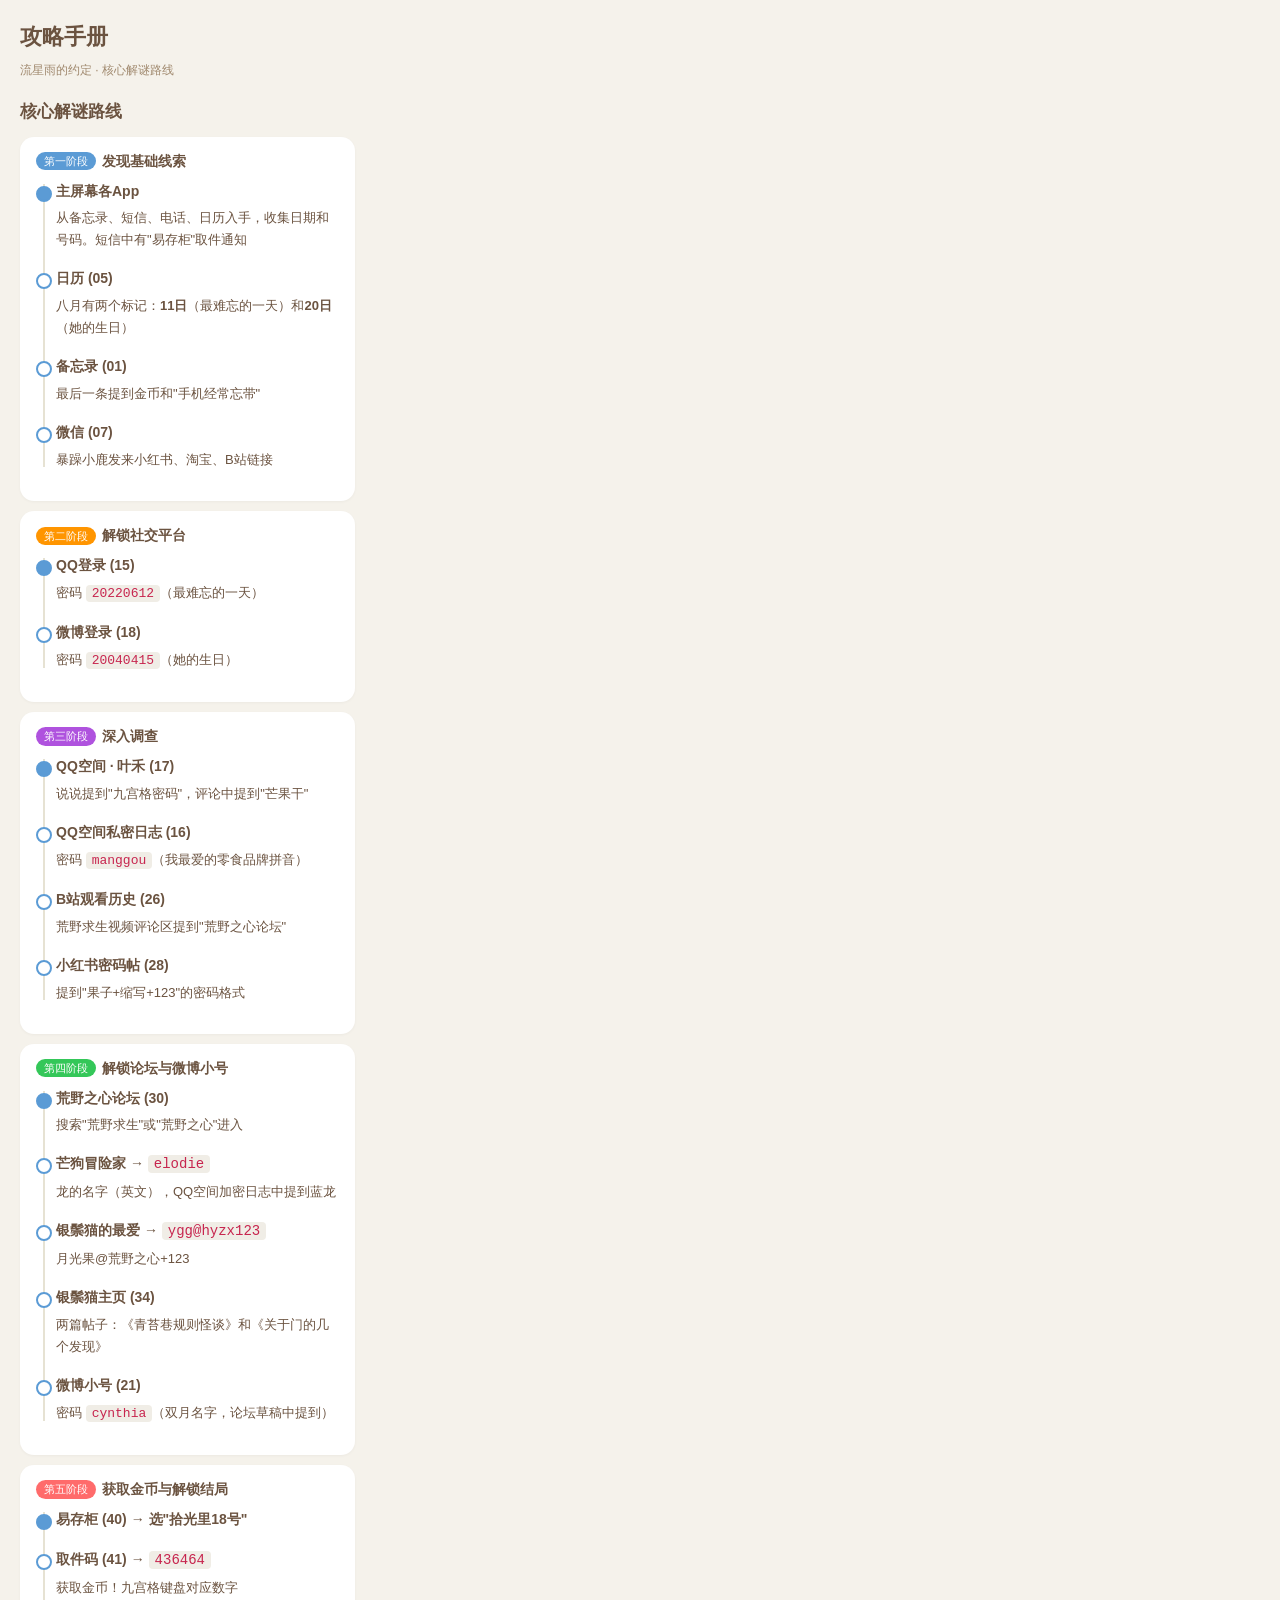
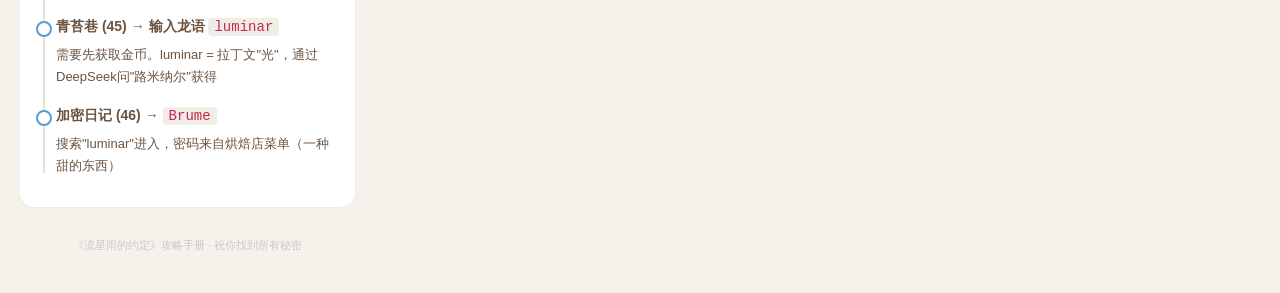
<file: guide-route-long.html>
<!DOCTYPE html>
<html lang="zh-CN">
<head>
<meta charset="UTF-8">
<title>攻略 - 解谜路线</title>
<style>
* { box-sizing: border-box; margin: 0; padding: 0; }
body { font-family: 'Noto Sans CJK SC', 'Noto Sans SC', 'PingFang SC', 'Microsoft YaHei', sans-serif; background: #F5F2EB; color: #6B5340; line-height: 1.5; padding: 20px; max-width: 375px; }
h1 { font-size: 22px; font-weight: 700; margin-bottom: 8px; }
h2 { font-size: 17px; font-weight: 700; margin: 20px 0 12px; }
.card { background: #FFFFFF; border-radius: 14px; padding: 14px 16px; margin-bottom: 10px; box-shadow: 0 1px 3px rgba(0,0,0,0.04); }
.card-header { font-size: 14px; font-weight: 600; margin-bottom: 8px; display: flex; align-items: center; gap: 6px; }
.badge { font-size: 11px; font-weight: 500; color: #FFFFFF; background: #5B9BD5; border-radius: 10px; padding: 1px 8px; }
.badge.orange { background: #FF9500; }
.badge.purple { background: #AF52DE; }
.badge.green { background: #34C759; }
.badge.red { background: #FF6B6B; }
.card-body { font-size: 13px; line-height: 1.7; }
.timeline { position: relative; padding-left: 20px; }
.timeline::before { content: ''; position: absolute; left: 7px; top: 4px; bottom: 4px; width: 2px; background: #E6E2D3; }
.timeline-item { position: relative; margin-bottom: 16px; }
.timeline-dot { position: absolute; left: -20px; top: 6px; width: 16px; height: 16px; border-radius: 50%; border: 2px solid #5B9BD5; background: #FFFFFF; }
.timeline-dot.filled { background: #5B9BD5; }
.timeline-title { font-size: 14px; font-weight: 600; margin-bottom: 4px; }
.timeline-body { font-size: 13px; }
.code { font-family: 'Courier New', 'Menlo', monospace; background: #F0EDE6; padding: 1px 6px; border-radius: 4px; color: #C7254E; font-weight: 500; }
.footer { text-align: center; padding: 20px; font-size: 11px; color: #C7C7CC; }
</style>
</head>
<body>
<h1>攻略手册</h1>
<p style="font-size:12px;color:#A0896E;margin-bottom:20px;">流星雨的约定 · 核心解谜路线</p>
<h2>核心解谜路线</h2>

<div class="card">
  <div class="card-header"><span class="badge">第一阶段</span> 发现基础线索</div>
  <div class="card-body">
    <div class="timeline">
      <div class="timeline-item"><div class="timeline-dot filled"></div><div class="timeline-title">主屏幕各App</div><div class="timeline-body">从备忘录、短信、电话、日历入手，收集日期和号码。短信中有"易存柜"取件通知</div></div>
      <div class="timeline-item"><div class="timeline-dot"></div><div class="timeline-title">日历 (05)</div><div class="timeline-body">八月有两个标记：<b>11日</b>（最难忘的一天）和<b>20日</b>（她的生日）</div></div>
      <div class="timeline-item"><div class="timeline-dot"></div><div class="timeline-title">备忘录 (01)</div><div class="timeline-body">最后一条提到金币和"手机经常忘带"</div></div>
      <div class="timeline-item"><div class="timeline-dot"></div><div class="timeline-title">微信 (07)</div><div class="timeline-body">暴躁小鹿发来小红书、淘宝、B站链接</div></div>
    </div>
  </div>
</div>

<div class="card">
  <div class="card-header"><span class="badge orange">第二阶段</span> 解锁社交平台</div>
  <div class="card-body">
    <div class="timeline">
      <div class="timeline-item"><div class="timeline-dot filled"></div><div class="timeline-title">QQ登录 (15)</div><div class="timeline-body">密码 <span class="code">20220612</span>（最难忘的一天）</div></div>
      <div class="timeline-item"><div class="timeline-dot"></div><div class="timeline-title">微博登录 (18)</div><div class="timeline-body">密码 <span class="code">20040415</span>（她的生日）</div></div>
    </div>
  </div>
</div>

<div class="card">
  <div class="card-header"><span class="badge purple">第三阶段</span> 深入调查</div>
  <div class="card-body">
    <div class="timeline">
      <div class="timeline-item"><div class="timeline-dot filled"></div><div class="timeline-title">QQ空间 · 叶禾 (17)</div><div class="timeline-body">说说提到"九宫格密码"，评论中提到"芒果干"</div></div>
      <div class="timeline-item"><div class="timeline-dot"></div><div class="timeline-title">QQ空间私密日志 (16)</div><div class="timeline-body">密码 <span class="code">manggou</span>（我最爱的零食品牌拼音）</div></div>
      <div class="timeline-item"><div class="timeline-dot"></div><div class="timeline-title">B站观看历史 (26)</div><div class="timeline-body">荒野求生视频评论区提到"荒野之心论坛"</div></div>
      <div class="timeline-item"><div class="timeline-dot"></div><div class="timeline-title">小红书密码帖 (28)</div><div class="timeline-body">提到"果子+缩写+123"的密码格式</div></div>
    </div>
  </div>
</div>

<div class="card">
  <div class="card-header"><span class="badge green">第四阶段</span> 解锁论坛与微博小号</div>
  <div class="card-body">
    <div class="timeline">
      <div class="timeline-item"><div class="timeline-dot filled"></div><div class="timeline-title">荒野之心论坛 (30)</div><div class="timeline-body">搜索"荒野求生"或"荒野之心"进入</div></div>
      <div class="timeline-item"><div class="timeline-dot"></div><div class="timeline-title">芒狗冒险家 → <span class="code">elodie</span></div><div class="timeline-body">龙的名字（英文），QQ空间加密日志中提到蓝龙</div></div>
      <div class="timeline-item"><div class="timeline-dot"></div><div class="timeline-title">银鬃猫的最爱 → <span class="code">ygg@hyzx123</span></div><div class="timeline-body">月光果@荒野之心+123</div></div>
      <div class="timeline-item"><div class="timeline-dot"></div><div class="timeline-title">银鬃猫主页 (34)</div><div class="timeline-body">两篇帖子：《青苔巷规则怪谈》和《关于门的几个发现》</div></div>
      <div class="timeline-item"><div class="timeline-dot"></div><div class="timeline-title">微博小号 (21)</div><div class="timeline-body">密码 <span class="code">cynthia</span>（双月名字，论坛草稿中提到）</div></div>
    </div>
  </div>
</div>

<div class="card">
  <div class="card-header"><span class="badge red">第五阶段</span> 获取金币与解锁结局</div>
  <div class="card-body">
    <div class="timeline">
      <div class="timeline-item"><div class="timeline-dot filled"></div><div class="timeline-title">易存柜 (40) → 选"拾光里18号"</div></div>
      <div class="timeline-item"><div class="timeline-dot"></div><div class="timeline-title">取件码 (41) → <span class="code">436464</span></div><div class="timeline-body">获取金币！九宫格键盘对应数字</div></div>
      <div class="timeline-item"><div class="timeline-dot"></div><div class="timeline-title">青苔巷 (45) → 输入龙语 <span class="code">luminar</span></div><div class="timeline-body">需要先获取金币。luminar = 拉丁文"光"，通过DeepSeek问"路米纳尔"获得</div></div>
      <div class="timeline-item"><div class="timeline-dot"></div><div class="timeline-title">加密日记 (46) → <span class="code">Brume</span></div><div class="timeline-body">搜索"luminar"进入，密码来自烘焙店菜单（一种甜的东西）</div></div>
    </div>
  </div>
</div>

<div class="footer">《流星雨的约定》攻略手册 · 祝你找到所有秘密</div>
</body>
</html>
</file>
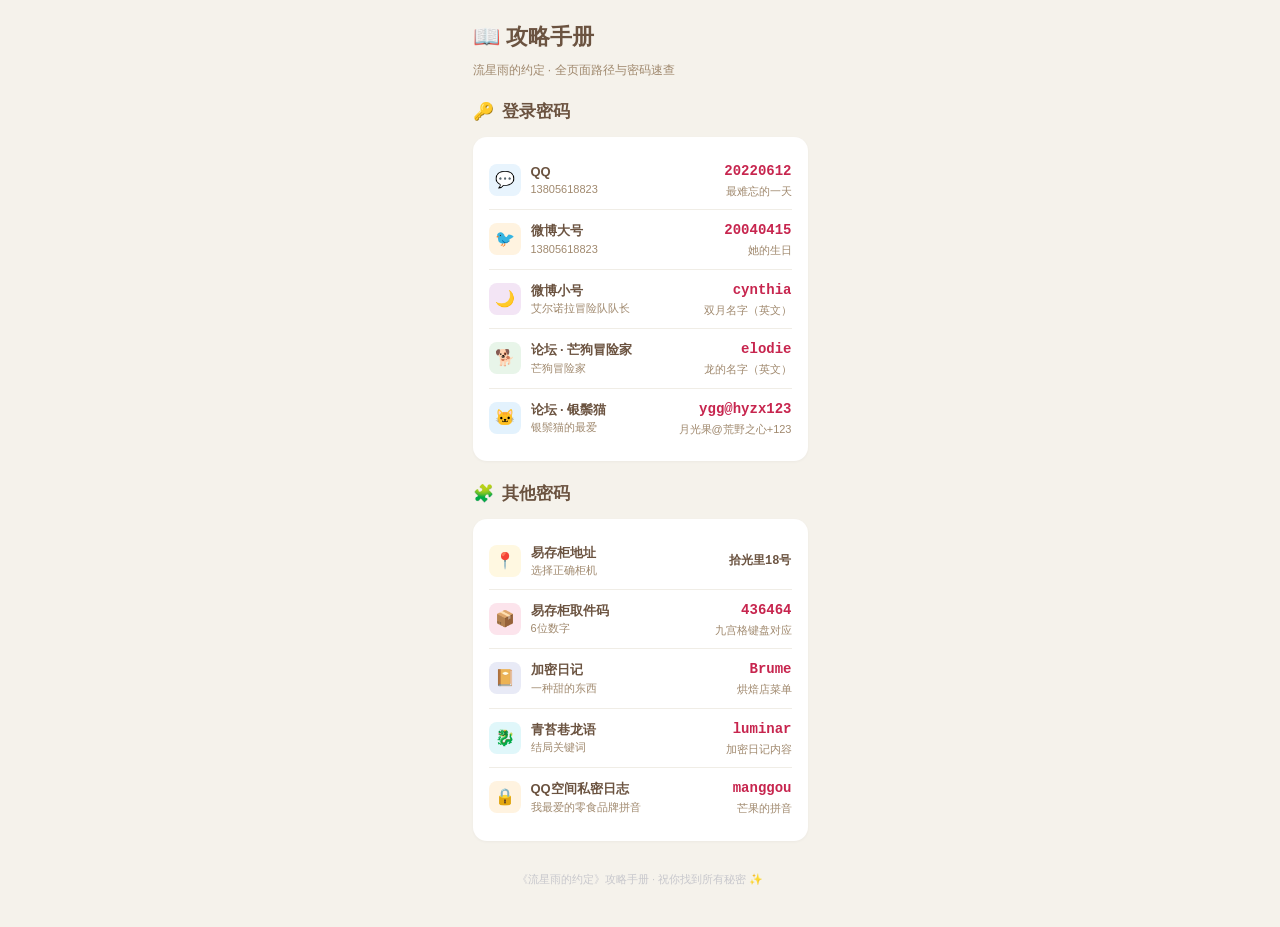
<file: guide-screenshot-passwords.html>
<!DOCTYPE html>
<html lang="zh-CN">
<head>
<meta charset="UTF-8">
<meta name="viewport" content="width=device-width, initial-scale=1.0">
<title>攻略截图版</title>
<style>
* { box-sizing: border-box; margin: 0; padding: 0; }
body { font-family: -apple-system, BlinkMacSystemFont, 'PingFang SC', sans-serif; background: #F5F2EB; color: #6B5340; line-height: 1.5; }
.container { max-width: 375px; margin: 0 auto; padding: 20px; }
h1 { font-size: 22px; font-weight: 700; margin-bottom: 8px; }
h2 { font-size: 17px; font-weight: 700; margin: 20px 0 12px; display: flex; align-items: center; gap: 8px; }
.card { background: #FFFFFF; border-radius: 14px; padding: 14px 16px; margin-bottom: 10px; box-shadow: 0 1px 3px rgba(0,0,0,0.04); }
.card-header { font-size: 14px; font-weight: 600; margin-bottom: 8px; display: flex; align-items: center; gap: 6px; }
.badge { font-size: 11px; font-weight: 500; color: #FFFFFF; background: #5B9BD5; border-radius: 10px; padding: 1px 8px; }
.badge.orange { background: #FF9500; }
.badge.purple { background: #AF52DE; }
.badge.green { background: #34C759; }
.badge.red { background: #FF6B6B; }
.card-body { font-size: 13px; line-height: 1.7; }
.code { font-family: 'SF Mono', monospace; background: #F0EDE6; padding: 1px 6px; border-radius: 4px; color: #C7254E; font-weight: 500; }
.pw-row { display: flex; align-items: center; padding: 10px 0; border-bottom: 1px solid #F0EDE6; gap: 10px; }
.pw-row:last-child { border-bottom: none; }
.pw-icon { width: 32px; height: 32px; border-radius: 8px; display: flex; align-items: center; justify-content: center; font-size: 16px; flex-shrink: 0; }
.pw-info { flex: 1; min-width: 0; }
.pw-name { font-size: 13px; font-weight: 600; }
.pw-account { font-size: 11px; color: #A0896E; }
.pw-right { text-align: right; flex-shrink: 0; }
.pw-value { font-family: 'SF Mono', monospace; font-size: 14px; font-weight: 600; color: #C7254E; }
.pw-clue { font-size: 11px; color: #A0896E; margin-top: 1px; }
.page-item { display: flex; align-items: center; padding: 12px 0; border-bottom: 1px solid #F0EDE6; gap: 12px; }
.page-item:last-child { border-bottom: none; }
.page-id { width: 36px; height: 36px; border-radius: 10px; background: #F0EDE6; display: flex; align-items: center; justify-content: center; font-size: 14px; font-weight: 700; flex-shrink: 0; }
.page-info { flex: 1; }
.page-name { font-size: 14px; font-weight: 600; }
.page-from { font-size: 12px; color: #A0896E; margin-top: 1px; }
.timeline { position: relative; padding-left: 20px; }
.timeline::before { content: ''; position: absolute; left: 7px; top: 4px; bottom: 4px; width: 2px; background: #E6E2D3; }
.timeline-item { position: relative; margin-bottom: 16px; }
.timeline-dot { position: absolute; left: -20px; top: 6px; width: 16px; height: 16px; border-radius: 50%; border: 2px solid #5B9BD5; background: #FFFFFF; }
.timeline-dot.filled { background: #5B9BD5; }
.timeline-title { font-size: 14px; font-weight: 600; margin-bottom: 4px; }
.timeline-body { font-size: 13px; }
.keyword-grid { display: flex; flex-wrap: wrap; gap: 8px; }
.keyword-chip { background: #FFFFFF; border: 1px solid #E6E2D3; border-radius: 20px; padding: 6px 14px; font-size: 13px; }
.keyword-chip .arrow { color: #5B9BD5; margin-left: 4px; }
.footer { text-align: center; padding: 20px; font-size: 11px; color: #C7C7CC; }
</style>
</head>
<body>
<div class="container">
  <h1>📖 攻略手册</h1>
  <p style="font-size:12px;color:#A0896E;margin-bottom:20px;">流星雨的约定 · 全页面路径与密码速查</p>

  <h2><span>🔑</span> 登录密码</h2>
  <div class="card">
    <div class="pw-row">
      <div class="pw-icon" style="background:#E8F4FD;">💬</div>
      <div class="pw-info"><div class="pw-name">QQ</div><div class="pw-account">13805618823</div></div>
      <div class="pw-right"><div class="pw-value">20220612</div><div class="pw-clue">最难忘的一天</div></div>
    </div>
    <div class="pw-row">
      <div class="pw-icon" style="background:#FFF3E0;">🐦</div>
      <div class="pw-info"><div class="pw-name">微博大号</div><div class="pw-account">13805618823</div></div>
      <div class="pw-right"><div class="pw-value">20040415</div><div class="pw-clue">她的生日</div></div>
    </div>
    <div class="pw-row">
      <div class="pw-icon" style="background:#F3E5F5;">🌙</div>
      <div class="pw-info"><div class="pw-name">微博小号</div><div class="pw-account">艾尔诺拉冒险队队长</div></div>
      <div class="pw-right"><div class="pw-value">cynthia</div><div class="pw-clue">双月名字（英文）</div></div>
    </div>
    <div class="pw-row">
      <div class="pw-icon" style="background:#E8F5E9;">🐕</div>
      <div class="pw-info"><div class="pw-name">论坛 · 芒狗冒险家</div><div class="pw-account">芒狗冒险家</div></div>
      <div class="pw-right"><div class="pw-value">elodie</div><div class="pw-clue">龙的名字（英文）</div></div>
    </div>
    <div class="pw-row">
      <div class="pw-icon" style="background:#E3F2FD;">🐱</div>
      <div class="pw-info"><div class="pw-name">论坛 · 银鬃猫</div><div class="pw-account">银鬃猫的最爱</div></div>
      <div class="pw-right"><div class="pw-value">ygg@hyzx123</div><div class="pw-clue">月光果@荒野之心+123</div></div>
    </div>
  </div>

  <h2><span>🧩</span> 其他密码</h2>
  <div class="card">
    <div class="pw-row">
      <div class="pw-icon" style="background:#FFF8E1;">📍</div>
      <div class="pw-info"><div class="pw-name">易存柜地址</div><div class="pw-account">选择正确柜机</div></div>
      <div class="pw-right"><div class="pw-value" style="font-size:12px;color:#6B5340;">拾光里18号</div></div>
    </div>
    <div class="pw-row">
      <div class="pw-icon" style="background:#FCE4EC;">📦</div>
      <div class="pw-info"><div class="pw-name">易存柜取件码</div><div class="pw-account">6位数字</div></div>
      <div class="pw-right"><div class="pw-value">436464</div><div class="pw-clue">九宫格键盘对应</div></div>
    </div>
    <div class="pw-row">
      <div class="pw-icon" style="background:#E8EAF6;">📔</div>
      <div class="pw-info"><div class="pw-name">加密日记</div><div class="pw-account">一种甜的东西</div></div>
      <div class="pw-right"><div class="pw-value">Brume</div><div class="pw-clue">烘焙店菜单</div></div>
    </div>
    <div class="pw-row">
      <div class="pw-icon" style="background:#E0F7FA;">🐉</div>
      <div class="pw-info"><div class="pw-name">青苔巷龙语</div><div class="pw-account">结局关键词</div></div>
      <div class="pw-right"><div class="pw-value">luminar</div><div class="pw-clue">加密日记内容</div></div>
    </div>
    <div class="pw-row">
      <div class="pw-icon" style="background:#FFF3E0;">🔒</div>
      <div class="pw-info"><div class="pw-name">QQ空间私密日志</div><div class="pw-account">我最爱的零食品牌拼音</div></div>
      <div class="pw-right"><div class="pw-value">manggou</div><div class="pw-clue">芒果的拼音</div></div>
    </div>
  </div>

  <div class="footer">《流星雨的约定》攻略手册 · 祝你找到所有秘密 ✨</div>
</div>
</body>
</html>
</file>
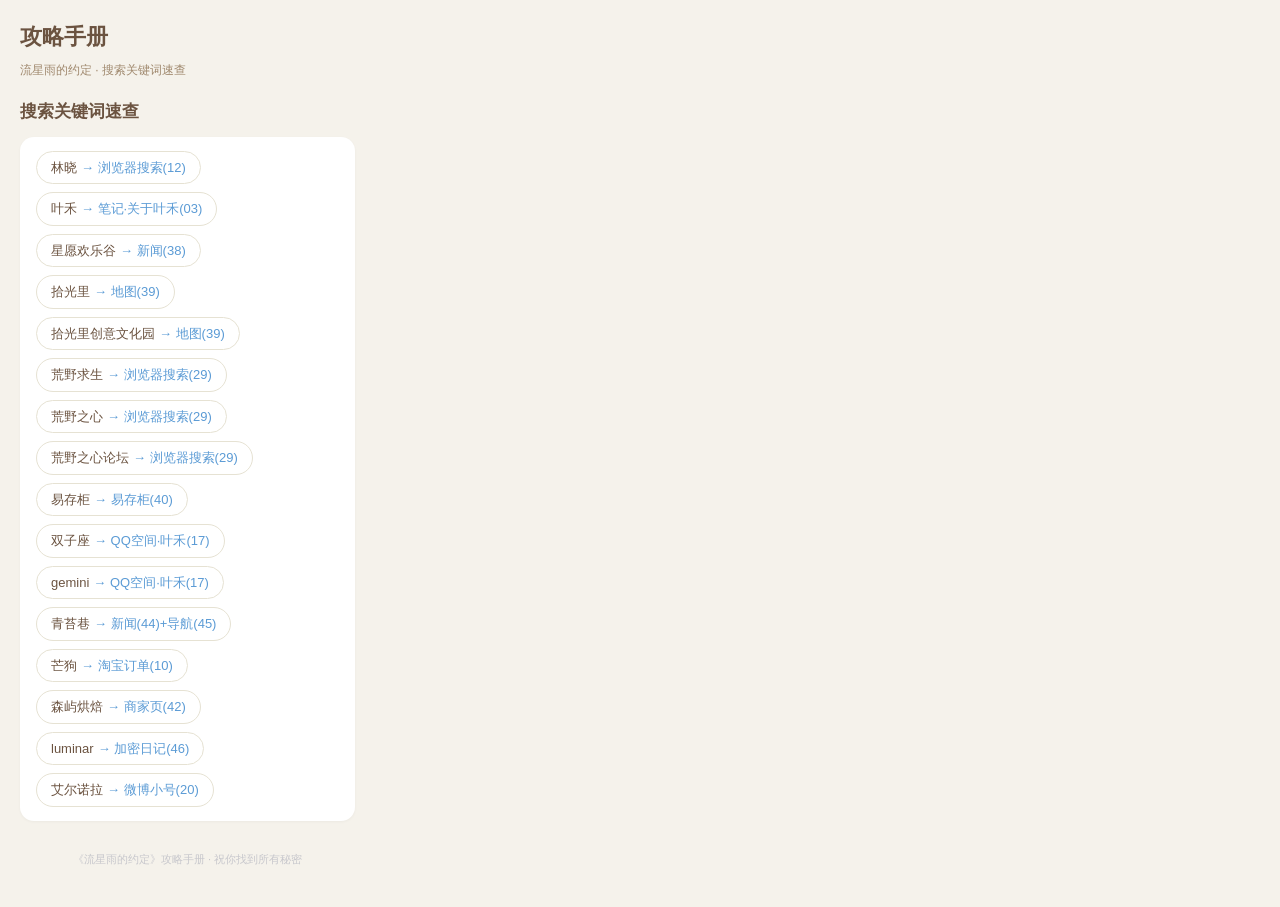
<file: guide-search-long.html>
<!DOCTYPE html>
<html lang="zh-CN">
<head>
<meta charset="UTF-8">
<title>攻略 - 搜索关键词</title>
<style>
* { box-sizing: border-box; margin: 0; padding: 0; }
body { font-family: 'Noto Sans CJK SC', 'Noto Sans SC', 'PingFang SC', 'Microsoft YaHei', sans-serif; background: #F5F2EB; color: #6B5340; line-height: 1.5; padding: 20px; max-width: 375px; }
h1 { font-size: 22px; font-weight: 700; margin-bottom: 8px; }
h2 { font-size: 17px; font-weight: 700; margin: 20px 0 12px; }
.card { background: #FFFFFF; border-radius: 14px; padding: 14px 16px; margin-bottom: 10px; box-shadow: 0 1px 3px rgba(0,0,0,0.04); }
.keyword-grid { display: flex; flex-wrap: wrap; gap: 8px; }
.keyword-chip { background: #FFFFFF; border: 1px solid #E6E2D3; border-radius: 20px; padding: 6px 14px; font-size: 13px; }
.keyword-chip .arrow { color: #5B9BD5; margin-left: 4px; }
.footer { text-align: center; padding: 20px; font-size: 11px; color: #C7C7CC; }
</style>
</head>
<body>
<h1>攻略手册</h1>
<p style="font-size:12px;color:#A0896E;margin-bottom:20px;">流星雨的约定 · 搜索关键词速查</p>

<h2>搜索关键词速查</h2>
<div class="card">
  <div class="keyword-grid">
    <div class="keyword-chip">林晓<span class="arrow">→ 浏览器搜索(12)</span></div>
    <div class="keyword-chip">叶禾<span class="arrow">→ 笔记·关于叶禾(03)</span></div>
    <div class="keyword-chip">星愿欢乐谷<span class="arrow">→ 新闻(38)</span></div>
    <div class="keyword-chip">拾光里<span class="arrow">→ 地图(39)</span></div>
    <div class="keyword-chip">拾光里创意文化园<span class="arrow">→ 地图(39)</span></div>
    <div class="keyword-chip">荒野求生<span class="arrow">→ 浏览器搜索(29)</span></div>
    <div class="keyword-chip">荒野之心<span class="arrow">→ 浏览器搜索(29)</span></div>
    <div class="keyword-chip">荒野之心论坛<span class="arrow">→ 浏览器搜索(29)</span></div>
    <div class="keyword-chip">易存柜<span class="arrow">→ 易存柜(40)</span></div>
    <div class="keyword-chip">双子座<span class="arrow">→ QQ空间·叶禾(17)</span></div>
    <div class="keyword-chip">gemini<span class="arrow">→ QQ空间·叶禾(17)</span></div>
    <div class="keyword-chip">青苔巷<span class="arrow">→ 新闻(44)+导航(45)</span></div>
    <div class="keyword-chip">芒狗<span class="arrow">→ 淘宝订单(10)</span></div>
    <div class="keyword-chip">森屿烘焙<span class="arrow">→ 商家页(42)</span></div>
    <div class="keyword-chip">luminar<span class="arrow">→ 加密日记(46)</span></div>
    <div class="keyword-chip">艾尔诺拉<span class="arrow">→ 微博小号(20)</span></div>
  </div>
</div>

<div class="footer">《流星雨的约定》攻略手册 · 祝你找到所有秘密</div>
</body>
</html>
</file>
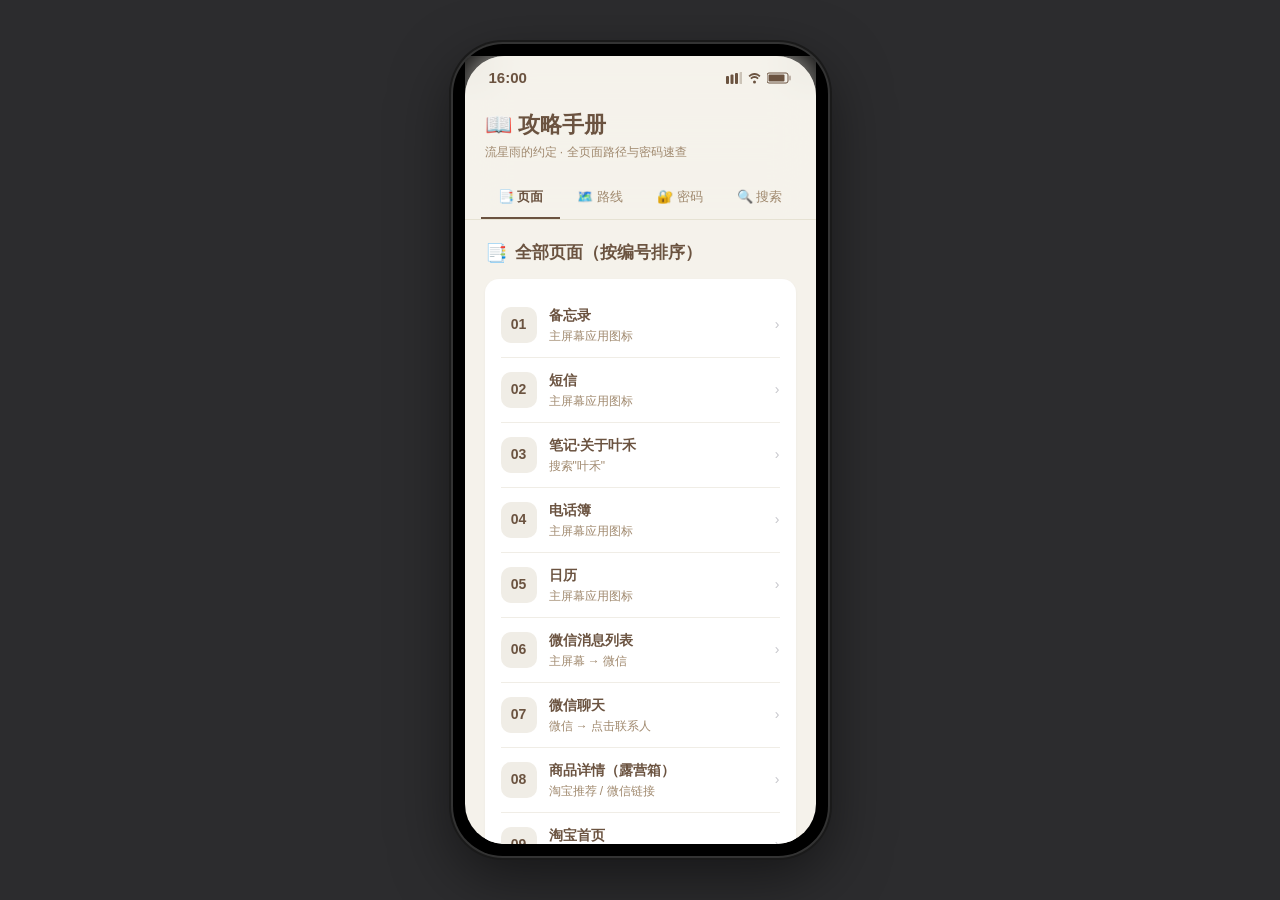
<file: guide.html>
<!DOCTYPE html>
<html lang="zh-CN">
<head>
<meta charset="UTF-8">
<meta name="viewport" content="width=device-width, initial-scale=1.0, viewport-fit=cover, user-scalable=no">
<title>流星雨的约定 · 攻略</title>
<style>
:root {
  --color-dark-text: #6B5340;
  --color-light-text: #A0896E;
  --color-accent: #5B9BD5;
  --color-red: #FF3B30;
  --color-divider: #E6E2D3;
  --safe-top: env(safe-area-inset-top, 0px);
  --safe-bottom: env(safe-area-inset-bottom, 0px);
}
*, *::before, *::after { box-sizing: border-box; margin: 0; padding: 0; -webkit-tap-highlight-color: transparent; }
html { font-size: 16px; -webkit-text-size-adjust: 100%; overflow: hidden; width: 100%; height: 100%; }
html.screenshot-mode { overflow: visible; height: auto; }
body.screenshot-mode { overflow: visible; height: auto; }
body {
  font-family: "Zen Maru Gothic", -apple-system, BlinkMacSystemFont, 'SF Pro Display', 'PingFang SC', sans-serif;
  background-color: #2C2C2E; color: var(--color-dark-text); line-height: 1.5;
  -webkit-font-smoothing: antialiased; overflow: hidden; user-select: none; -webkit-user-select: none;
  width: 100%; height: 100%; margin: 0; padding: 0; position: fixed; top: 0; left: 0; right: 0; bottom: 0;
}
html, body { height: calc(var(--vh, 1vh) * 100); }
#phone-frame { height: calc(var(--vh, 1vh) * 100); }
::-webkit-scrollbar { display: none; } * { scrollbar-width: none; }

#phone-frame { width: 100%; max-width: 100vw; height: 100%; background: transparent; padding: 0; position: relative; overflow: hidden; }
#phone-frame.screenshot-mode { overflow: visible; }
@media (min-width: 431px) {
  body:not(.in-iframe) { display: flex; justify-content: center; align-items: center; background-color: #2C2C2E; }
  body:not(.in-iframe) #phone-frame { width: 375px; height: 812px; background: #000; border-radius: 50px; padding: 12px; box-shadow: 0 0 0 2px #333, 0 0 0 4px #1a1a1a, 0 20px 60px rgba(0,0,0,0.5); flex-shrink: 0; }
  body:not(.in-iframe) #app { border-radius: 40px; }
}
@media (max-width: 430px) { #phone-frame { width: 100%; background: transparent; padding: 0; } }

#app { width: 100%; max-width: 100vw; height: 100%; overflow: hidden; position: relative; display: flex; flex-direction: column; background-color: #F5F2EB; }
#app.screenshot-mode { overflow: visible; height: auto; }
#app.screenshot-mode .guide-content { overflow: visible; }

body.in-iframe .status-bar { display: none; }
body.in-iframe .guide-header { padding-top: 12px; }

/* Status bar */
.status-bar { height: 44px; padding-top: var(--safe-top); display: flex; align-items: center; justify-content: space-between; padding-left: 24px; padding-right: 24px; flex-shrink: 0; background: rgba(245,242,235,0.85); backdrop-filter: blur(20px); -webkit-backdrop-filter: blur(20px); position: relative; z-index: 20; }
.status-time { font-size: 15px; font-weight: 600; color: #6B5340; }
.status-icons { display: flex; align-items: center; gap: 5px; }

/* Header */
.guide-header { padding: 8px 20px 16px; flex-shrink: 0; background: rgba(245,242,235,0.85); backdrop-filter: blur(20px); -webkit-backdrop-filter: blur(20px); }
.guide-header h1 { font-size: 22px; font-weight: 700; color: #6B5340; margin-bottom: 2px; }
.guide-header p { font-size: 12px; color: #A0896E; }

/* Tab bar */
.tab-bar { display: flex; gap: 0; padding: 0 16px; flex-shrink: 0; background: rgba(245,242,235,0.85); backdrop-filter: blur(20px); -webkit-backdrop-filter: blur(20px); border-bottom: 1px solid var(--color-divider); }
.tab-btn { flex: 1; padding: 10px 4px; font-size: 13px; font-weight: 500; color: #A0896E; text-align: center; cursor: pointer; border-bottom: 2px solid transparent; transition: all 0.2s; }
.tab-btn.active { color: #6B5340; border-bottom-color: #6B5340; font-weight: 600; }

/* Content area */
.guide-content { flex: 1; overflow-y: auto; overflow-x: hidden; -webkit-overflow-scrolling: touch; padding: 0 0 40px; }
.guide-content.screenshot-mode { overflow: visible; }
.tab-panel { display: none; }
.tab-panel.active { display: block; }

/* Section styles */
.section { padding: 20px 20px 0; }
.section-title { font-size: 17px; font-weight: 700; color: #6B5340; margin-bottom: 12px; display: flex; align-items: center; gap: 8px; }
.section-title .icon { font-size: 18px; }
.subsection-title { font-size: 15px; font-weight: 600; color: #6B5340; margin: 16px 0 8px; padding-left: 2px; }

/* Card */
.card { background: #FFFFFF; border-radius: 14px; padding: 14px 16px; margin-bottom: 10px; box-shadow: 0 1px 3px rgba(0,0,0,0.04); }
.card-header { font-size: 14px; font-weight: 600; color: #6B5340; margin-bottom: 8px; display: flex; align-items: center; gap: 6px; }
.card-header .badge { font-size: 11px; font-weight: 500; color: #FFFFFF; background: #5B9BD5; border-radius: 10px; padding: 1px 8px; }
.card-header .badge.red { background: #FF6B6B; }
.card-header .badge.green { background: #34C759; }
.card-header .badge.orange { background: #FF9500; }
.card-header .badge.purple { background: #AF52DE; }
.card-body { font-size: 13px; color: #6B5340; line-height: 1.7; }
.card-body .label { color: #A0896E; font-size: 12px; margin-bottom: 2px; }
.card-body .value { font-weight: 600; color: #6B5340; }
.card-body .code { font-family: 'SF Mono', 'Menlo', 'Consolas', monospace; background: #F0EDE6; padding: 1px 6px; border-radius: 4px; font-size: 13px; color: #C7254E; font-weight: 500; }
.card-body .path { color: #5B9BD5; font-size: 12px; margin-top: 4px; }
.card-body .hint { font-size: 12px; color: #A0896E; margin-top: 6px; font-style: italic; }

/* Password table */
.pw-row { display: flex; align-items: center; padding: 10px 0; border-bottom: 1px solid #F0EDE6; gap: 10px; }
.pw-row:last-child { border-bottom: none; }
.pw-icon { width: 32px; height: 32px; border-radius: 8px; display: flex; align-items: center; justify-content: center; font-size: 16px; flex-shrink: 0; }
.pw-info { flex: 1; min-width: 0; }
.pw-name { font-size: 13px; font-weight: 600; color: #6B5340; }
.pw-account { font-size: 11px; color: #A0896E; }
.pw-right { text-align: right; flex-shrink: 0; }
.pw-value { font-family: 'SF Mono', 'Menlo', 'Consolas', monospace; font-size: 14px; font-weight: 600; color: #C7254E; }
.pw-clue { font-size: 11px; color: #A0896E; margin-top: 1px; }

/* Page list */
.page-item { display: flex; align-items: center; padding: 12px 0; border-bottom: 1px solid #F0EDE6; gap: 12px; }
.page-item:last-child { border-bottom: none; }
.page-id { width: 36px; height: 36px; border-radius: 10px; background: #F0EDE6; display: flex; align-items: center; justify-content: center; font-size: 14px; font-weight: 700; color: #6B5340; flex-shrink: 0; }
.page-info { flex: 1; min-width: 0; }
.page-name { font-size: 14px; font-weight: 600; color: #6B5340; }
.page-from { font-size: 12px; color: #A0896E; margin-top: 1px; }
.page-arrow { color: #C7C7CC; font-size: 14px; flex-shrink: 0; }

/* Route timeline */
.timeline { position: relative; padding-left: 20px; }
.timeline::before { content: ''; position: absolute; left: 7px; top: 4px; bottom: 4px; width: 2px; background: var(--color-divider); }
.timeline-item { position: relative; margin-bottom: 16px; }
.timeline-dot { position: absolute; left: -20px; top: 6px; width: 16px; height: 16px; border-radius: 50%; border: 2px solid #5B9BD5; background: #FFFFFF; }
.timeline-dot.filled { background: #5B9BD5; }
.timeline-title { font-size: 14px; font-weight: 600; color: #6B5340; margin-bottom: 4px; }
.timeline-body { font-size: 13px; color: #6B5340; line-height: 1.7; }

/* Search keyword chips */
.keyword-grid { display: flex; flex-wrap: wrap; gap: 8px; }
.keyword-chip { background: #FFFFFF; border: 1px solid var(--color-divider); border-radius: 20px; padding: 6px 14px; font-size: 13px; color: #6B5340; cursor: default; }
.keyword-chip .arrow { color: #5B9BD5; margin-left: 4px; }

/* Spoiler */
.spoiler { background: #F0EDE6; border-radius: 8px; padding: 10px 14px; margin-top: 8px; cursor: pointer; transition: background 0.2s; }
.spoiler:active { background: #E6E2D3; }
.spoiler-text { font-size: 13px; color: #6B5340; }
.spoiler-hidden { filter: blur(5px); user-select: none; transition: filter 0.3s; }
.spoiler.revealed .spoiler-hidden { filter: none; }
.spoiler-label { font-size: 11px; color: #A0896E; margin-top: 4px; }

/* Collapsible */
.collapsible-header { display: flex; align-items: center; justify-content: space-between; cursor: pointer; padding: 12px 0; }
.collapsible-header .arrow { transition: transform 0.2s; font-size: 12px; color: #A0896E; }
.collapsible-header.open .arrow { transform: rotate(90deg); }
.collapsible-body { max-height: 0; overflow: hidden; transition: max-height 0.3s ease; }
.collapsible-body.open { max-height: 5000px; }

/* Divider */
.divider { height: 1px; background: var(--color-divider); margin: 16px 0; }

/* Footer */
.guide-footer { text-align: center; padding: 20px; font-size: 11px; color: #C7C7CC; }
</style>
</head>
<body>
<div id="phone-frame">
<div id="app">
  <!-- Status Bar -->
  <div class="status-bar">
    <span class="status-time" id="clock">9:41</span>
    <div class="status-icons">
      <svg width="16" height="12" viewBox="0 0 16 12" fill="none"><rect x="0" y="4" width="3" height="8" rx="1" fill="#6B5340"/><rect x="4.5" y="2.5" width="3" height="9.5" rx="1" fill="#6B5340"/><rect x="9" y="1" width="3" height="11" rx="1" fill="#6B5340"/><rect x="13.5" y="0" width="3" height="12" rx="1" fill="#6B5340" opacity="0.3"/></svg>
      <svg width="15" height="12" viewBox="0 0 15 12" fill="none"><path d="M7.5 3C9.4 3 11.1 3.8 12.3 5.1L13.5 3.8C11.9 2.1 9.8 1 7.5 1S3.1 2.1 1.5 3.8L2.7 5.1C3.9 3.8 5.6 3 7.5 3Z" fill="#6B5340"/><path d="M7.5 6C8.6 6 9.7 6.5 10.5 7.3L11.7 6C10.5 4.8 9.1 4 7.5 4S4.5 4.8 3.3 6L4.5 7.3C5.3 6.5 6.4 6 7.5 6Z" fill="#6B5340"/><circle cx="7.5" cy="10" r="1.5" fill="#6B5340"/></svg>
      <svg width="25" height="12" viewBox="0 0 25 12" fill="none"><rect x="0" y="1" width="21" height="10" rx="2" stroke="#6B5340" stroke-width="1" fill="none"/><rect x="22" y="3.5" width="2" height="5" rx="1" fill="#6B5340" opacity="0.4"/><rect x="1.5" y="2.5" width="16" height="7" rx="1" fill="#6B5340"/></svg>
    </div>
  </div>

  <!-- Header -->
  <div class="guide-header">
    <h1>📖 攻略手册</h1>
    <p>流星雨的约定 · 全页面路径与密码速查</p>
  </div>

  <!-- Tab Bar -->
  <div class="tab-bar">
    <div class="tab-btn active" data-tab="pages">📑 页面</div>
    <div class="tab-btn" data-tab="route">🗺️ 路线</div>
    <div class="tab-btn" data-tab="passwords">🔐 密码</div>
    <div class="tab-btn" data-tab="search">🔍 搜索</div>
  </div>

  <!-- Content -->
  <div class="guide-content">

    <!-- ===== Tab 1: Passwords ===== -->
    <div class="tab-panel" id="tab-passwords">
      <div class="section">
        <div class="section-title"><span class="icon">🔑</span> 登录密码</div>
        <div class="card">
          <div class="pw-row">
            <div class="pw-icon" style="background:#E8F4FD;">💬</div>
            <div class="pw-info"><div class="pw-name">QQ</div><div class="pw-account">13805618823</div></div>
            <div class="pw-right"><div class="pw-value">20220612</div><div class="pw-clue">最难忘的一天</div></div>
          </div>

          <div class="pw-row">
            <div class="pw-icon" style="background:#FFF3E0;">🐦</div>
            <div class="pw-info"><div class="pw-name">微博大号</div><div class="pw-account">13805618823</div></div>
            <div class="pw-right"><div class="pw-value">20040415</div><div class="pw-clue">她的生日</div></div>
          </div>

          <div class="pw-row">
            <div class="pw-icon" style="background:#F3E5F5;">🌙</div>
            <div class="pw-info"><div class="pw-name">微博小号</div><div class="pw-account">艾尔诺拉冒险队队长</div></div>
            <div class="pw-right"><div class="pw-value">cynthia</div><div class="pw-clue">双月名字（英文）</div></div>
          </div>

          <div class="pw-row">
            <div class="pw-icon" style="background:#E8F5E9;">🐕</div>
            <div class="pw-info"><div class="pw-name">论坛 · 芒狗冒险家</div><div class="pw-account">芒狗冒险家</div></div>
            <div class="pw-right"><div class="pw-value">elodie</div><div class="pw-clue">龙的名字（英文）</div></div>
          </div>

          <div class="pw-row">
            <div class="pw-icon" style="background:#E3F2FD;">🐱</div>
            <div class="pw-info"><div class="pw-name">论坛 · 银鬃猫</div><div class="pw-account">银鬃猫的最爱</div></div>
            <div class="pw-right"><div class="pw-value">ygg@hyzx123</div><div class="pw-clue">月光果@荒野之心+123</div></div>
          </div>
        </div>
      </div>

      <div class="section">
        <div class="section-title"><span class="icon">🧩</span> 其他密码</div>
        <div class="card">
          <div class="pw-row">
            <div class="pw-icon" style="background:#FFF8E1;">📍</div>
            <div class="pw-info"><div class="pw-name">易存柜地址</div><div class="pw-account">选择正确柜机</div></div>
            <div class="pw-right"><div class="pw-value" style="font-size:12px;color:#6B5340;">拾光里18号</div></div>
          </div>
          <div class="pw-row">
            <div class="pw-icon" style="background:#FCE4EC;">📦</div>
            <div class="pw-info"><div class="pw-name">易存柜取件码</div><div class="pw-account">6位数字</div></div>
            <div class="pw-right"><div class="pw-value">436464</div><div class="pw-clue">九宫格键盘对应</div></div>
          </div>
          <div class="pw-row">
            <div class="pw-icon" style="background:#E8EAF6;">📔</div>
            <div class="pw-info"><div class="pw-name">加密日记</div><div class="pw-account">一种甜的东西</div></div>
            <div class="pw-right"><div class="pw-value">Brume</div><div class="pw-clue">烘焙店菜单</div></div>
          </div>
          <div class="pw-row">
            <div class="pw-icon" style="background:#E0F7FA;">🐉</div>
            <div class="pw-info"><div class="pw-name">青苔巷龙语</div><div class="pw-account">结局关键词</div></div>
            <div class="pw-right"><div class="pw-value">luminar</div><div class="pw-clue">拉丁文"光"，DeepSeek问"路米纳尔"</div></div>
          </div>
          <div class="pw-row">
            <div class="pw-icon" style="background:#FFF3E0;">🔒</div>
            <div class="pw-info"><div class="pw-name">QQ空间私密日志</div><div class="pw-account">我最爱的零食品牌拼音</div></div>
            <div class="pw-right"><div class="pw-value">manggou</div><div class="pw-clue">芒果的拼音</div></div>
          </div>
        </div>
      </div>
    </div>

    <!-- ===== Tab 2: Pages ===== -->
    <div class="tab-panel active" id="tab-pages">
      <div class="section">
        <div class="section-title"><span class="icon">📑</span> 全部页面（按编号排序）</div>
        <div class="card" id="pages-all"></div>
      </div>
    </div>

    <!-- ===== Tab 3: Route ===== -->
    <div class="tab-panel" id="tab-route">
      <div class="section">
        <div class="section-title"><span class="icon">🗺️</span> 核心解谜路线</div>

        <div class="card">
          <div class="card-header"><span class="badge">第一阶段</span> 发现基础线索</div>
          <div class="card-body">
            <div class="timeline">
              <div class="timeline-item"><div class="timeline-dot filled"></div><div class="timeline-title">📱 主屏幕各App</div><div class="timeline-body">从备忘录、短信、电话、日历入手，收集日期和号码。短信中有"易存柜"取件通知</div></div>
              <div class="timeline-item"><div class="timeline-dot"></div><div class="timeline-title">📅 日历 (05)</div><div class="timeline-body">八月有两个标记：<b>11日</b>（最难忘的一天）和<b>20日</b>（她的生日）</div></div>
              <div class="timeline-item"><div class="timeline-dot"></div><div class="timeline-title">📝 备忘录 (01)</div><div class="timeline-body">最后一条提到金币和"手机经常忘带"。可长按加粗文字复制关键词搜索</div></div>
              <div class="timeline-item"><div class="timeline-dot"></div><div class="timeline-title">💬 微信 (07)</div><div class="timeline-body">暴躁小鹿发来小红书、淘宝、B站链接</div></div>
            </div>
          </div>
        </div>

        <div class="card">
          <div class="card-header"><span class="badge orange">第二阶段</span> 解锁社交平台</div>
          <div class="card-body">
            <div class="timeline">
              <div class="timeline-item"><div class="timeline-dot filled"></div><div class="timeline-title">💬 QQ登录 (15)</div><div class="timeline-body">密码 <span class="code">20220612</span>（最难忘的一天）</div></div>
              <div class="timeline-item"><div class="timeline-dot"></div><div class="timeline-title">🐦 微博登录 (18)</div><div class="timeline-body">密码 <span class="code">20040415</span>（她的生日，4月15日）</div></div>
            </div>
          </div>
        </div>

        <div class="card">
          <div class="card-header"><span class="badge purple">第三阶段</span> 深入调查</div>
          <div class="card-body">
            <div class="timeline">
              <div class="timeline-item"><div class="timeline-dot filled"></div><div class="timeline-title">⭐ QQ空间·叶禾 (17)</div><div class="timeline-body">说说提到"九宫格密码"，评论中提到"芒果干"</div></div>
              <div class="timeline-item"><div class="timeline-dot"></div><div class="timeline-title">🔒 QQ空间私密日志 (16)</div><div class="timeline-body">密码 <span class="code">manggou</span>（我最爱的零食品牌拼音）</div></div>
              <div class="timeline-item"><div class="timeline-dot"></div><div class="timeline-title">📺 B站观看历史 (26)</div><div class="timeline-body">荒野求生视频评论区提到"荒野之心论坛"</div></div>
              <div class="timeline-item"><div class="timeline-dot"></div><div class="timeline-title">📕 小红书密码帖 (28)</div><div class="timeline-body">提到"果子+缩写+123"的密码格式</div></div>
            </div>
          </div>
        </div>

        <div class="card">
          <div class="card-header"><span class="badge green">第四阶段</span> 解锁论坛与微博小号</div>
          <div class="card-body">
            <div class="timeline">
              <div class="timeline-item"><div class="timeline-dot filled"></div><div class="timeline-title">🌐 荒野之心论坛 (30)</div><div class="timeline-body">搜索"荒野求生"或"荒野之心"进入</div></div>
              <div class="timeline-item"><div class="timeline-dot"></div><div class="timeline-title">🐕 芒狗冒险家 → <span class="code">elodie</span></div><div class="timeline-body">龙的名字（英文），QQ空间加密日志中提到蓝龙</div></div>
              <div class="timeline-item"><div class="timeline-dot"></div><div class="timeline-title">🐱 银鬃猫的最爱 → <span class="code">ygg@hyzx123</span></div><div class="timeline-body">月光果@荒野之心+123</div></div>
              <div class="timeline-item"><div class="timeline-dot"></div><div class="timeline-title">📖 银鬃猫主页 (34)</div><div class="timeline-body">两篇帖子：《青苔巷规则怪谈》和《关于门的几个发现》</div></div>
              <div class="timeline-item"><div class="timeline-dot"></div><div class="timeline-title">🌙 微博小号 (21)</div><div class="timeline-body">密码 <span class="code">cynthia</span>（双月名字，论坛草稿中提到）</div></div>
            </div>
          </div>
        </div>

        <div class="card">
          <div class="card-header"><span class="badge red">第五阶段</span> 获取金币与解锁结局</div>
          <div class="card-body">
            <div class="timeline">
              <div class="timeline-item"><div class="timeline-dot filled"></div><div class="timeline-title">📦 易存柜 (40) → 选"拾光里18号"</div></div>
              <div class="timeline-item"><div class="timeline-dot"></div><div class="timeline-title">🔢 取件码 (41) → <span class="code">436464</span></div><div class="timeline-body">获取金币！九宫格键盘对应数字</div></div>
              <div class="timeline-item"><div class="timeline-dot"></div><div class="timeline-title">🐉 青苔巷 (45) → 输入龙语 <span class="code">luminar</span></div><div class="timeline-body">需要先获取金币。luminar = 拉丁文"光"，通过DeepSeek问"路米纳尔"获得</div></div>
              <div class="timeline-item"><div class="timeline-dot"></div><div class="timeline-title">📔 加密日记 (46) → <span class="code">Brume</span></div><div class="timeline-body">搜索"luminar"进入，密码来自烘焙店菜单（一种甜的东西）</div></div>
            </div>
          </div>
        </div>
      </div>
    </div>

    <!-- ===== Tab 4: Search ===== -->
    <div class="tab-panel" id="tab-search">
      <div class="section">
        <div class="section-title"><span class="icon">🔍</span> 搜索关键词速查</div>
        <div class="card">
          <div class="keyword-grid" id="keyword-grid"></div>
        </div>
      </div>
    </div>

    <div class="guide-footer">《流星雨的约定》攻略手册 · 祝你找到所有秘密 ✨</div>
  </div>
</div>
</div>

<script>
// Iframe detection
try { if (window.self !== window.top) document.body.classList.add('in-iframe'); } catch(e) { document.body.classList.add('in-iframe'); }

// Clock
function updateClock() {
  const now = new Date();
  document.getElementById('clock').textContent =
    now.getHours().toString().padStart(2,'0') + ':' + now.getMinutes().toString().padStart(2,'0');
}
updateClock(); setInterval(updateClock, 10000);

// Tabs
document.querySelectorAll('.tab-btn').forEach(btn => {
  btn.addEventListener('click', () => {
    document.querySelectorAll('.tab-btn').forEach(b => b.classList.remove('active'));
    document.querySelectorAll('.tab-panel').forEach(p => p.classList.remove('active'));
    btn.classList.add('active');
    document.getElementById('tab-' + btn.dataset.tab).classList.add('active');
  });
});
// Support hash parameter: #route, #passwords, #search
(function() {
  var hash = window.location.hash.replace('#','');
  if (hash && ['pages','route','passwords','search'].indexOf(hash) >= 0) {
    document.querySelectorAll('.tab-btn').forEach(b => b.classList.remove('active'));
    document.querySelectorAll('.tab-panel').forEach(p => p.classList.remove('active'));
    var targetBtn = document.querySelector('.tab-btn[data-tab="'+hash+'"]');
    if (targetBtn) targetBtn.classList.add('active');
    var targetPanel = document.getElementById('tab-' + hash);
    if (targetPanel) targetPanel.classList.add('active');
  }
})();

// Screenshot mode: add class to make content visible for full-page screenshot
(function() {
  // 检查URL参数或hash
  var isScreenshot = window.location.search.includes('screenshot') || window.location.hash.includes('screenshot');
  if (isScreenshot) {
    // 立即添加class
    var addClasses = function() {
      document.documentElement.classList.add('screenshot-mode');
      document.body.classList.add('screenshot-mode');
      var phoneFrame = document.getElementById('phone-frame');
      var app = document.getElementById('app');
      if (phoneFrame) phoneFrame.classList.add('screenshot-mode');
      if (app) app.classList.add('screenshot-mode');
    };
    // DOM ready时执行
    if (document.readyState === 'loading') {
      document.addEventListener('DOMContentLoaded', addClasses);
    } else {
      addClasses();
    }
  }
})();

// Page data - all in one sorted list (共46个页面)
const allPages = [
  { id:'01', name:'备忘录', from:'主屏幕应用图标' },
  { id:'02', name:'短信', from:'主屏幕应用图标' },
  { id:'03', name:'笔记·关于叶禾', from:'搜索"叶禾"' },
  { id:'04', name:'电话簿', from:'主屏幕应用图标' },
  { id:'05', name:'日历', from:'主屏幕应用图标' },
  { id:'06', name:'微信消息列表', from:'主屏幕 → 微信' },
  { id:'07', name:'微信聊天', from:'微信 → 点击联系人' },
  { id:'08', name:'商品详情（露营箱）', from:'淘宝推荐 / 微信链接' },
  { id:'09', name:'淘宝首页', from:'主屏幕应用图标' },
  { id:'10', name:'我的订单', from:'淘宝 → 我的订单' },
  { id:'11', name:'DeepSeek', from:'主屏幕应用图标' },
  { id:'12', name:'浏览器搜索·林晓', from:'主屏幕 → 浏览器' },
  { id:'13', name:'林晓（百科）', from:'浏览器搜索结果' },
  { id:'14', name:'遇见文字，遇见冒险', from:'浏览器搜索结果' },
  { id:'15', name:'QQ登录', from:'主屏幕 → QQ' },
  { id:'16', name:'QQ空间·林晓', from:'QQ登录成功' },
  { id:'17', name:'QQ空间·叶禾', from:'林晓空间 → @禾你一起看星星' },
  { id:'18', name:'微博登录', from:'主屏幕 → 微博' },
  { id:'19', name:'微博·林晓大号', from:'微博登录成功' },
  { id:'20', name:'微博·艾尔诺拉（锁定）', from:'微博大号侧边栏' },
  { id:'21', name:'微博小号登录', from:'艾尔诺拉 → 登录' },
  { id:'22', name:'微博·艾尔诺拉（内容）', from:'小号登录成功' },
  { id:'23', name:'相册', from:'主屏幕应用图标' },
  { id:'24', name:'户外露营装备开箱', from:'B站观看历史' },
  { id:'25', name:'bilibili首页', from:'主屏幕应用图标' },
  { id:'26', name:'B站观看历史', from:'B站 → 观看历史' },
  { id:'27', name:'荒野求生30天挑战', from:'B站观看历史' },
  { id:'28', name:'小红书密码帖', from:'微信链接 / B站评论区' },
  { id:'29', name:'浏览器搜索·荒野求生', from:'搜索"荒野求生"或"荒野之心"' },
  { id:'30', name:'荒野之心论坛', from:'浏览器搜索结果' },
  { id:'31', name:'计划去荒野环境长驻采风', from:'论坛 → 装备咨询帖' },
  { id:'32', name:'登录·银鬃猫的最爱', from:'论坛 → 点击银鬃猫昵称' },
  { id:'33', name:'登录·芒狗冒险家', from:'论坛 → 登录按钮/点击芒狗昵称' },
  { id:'34', name:'银鬃猫·个人主页', from:'论坛登录银鬃猫成功' },
  { id:'35', name:'青苔巷规则怪谈', from:'银鬃猫主页 → 帖子' },
  { id:'36', name:'关于门的几个发现', from:'银鬃猫主页 → 帖子' },
  { id:'37', name:'芒狗冒险家·个人主页', from:'论坛登录芒狗成功' },
  { id:'38', name:'新闻·星愿欢乐谷停业', from:'搜索"星愿欢乐谷"' },
  { id:'39', name:'拾光里地图', from:'搜索"拾光里"' },
  { id:'40', name:'易存柜地址选择', from:'搜索"易存柜"' },
  { id:'41', name:'取件码输入', from:'易存柜 → 选18号柜机' },
  { id:'42', name:'森屿烘焙（商家页）', from:'搜索"森屿烘焙"' },
  { id:'43', name:'菜单（烘焙店）', from:'森屿烘焙 → 查看完整菜单' },
  { id:'44', name:'新闻·青苔巷失踪事件', from:'搜索"青苔巷"' },
  { id:'45', name:'青苔巷（结局）', from:'搜索"青苔巷" → 导航（需金币）' },
  { id:'46', name:'加密日记', from:'搜索"luminar"' },
].sort((a, b) => parseInt(a.id) - parseInt(b.id));

const container = document.getElementById('pages-all');
allPages.forEach(pg => {
  container.innerHTML += `
    <div class="page-item">
      <div class="page-id">${pg.id}</div>
      <div class="page-info">
        <div class="page-name">${pg.name}</div>
        <div class="page-from">${pg.from}</div>
      </div>
      <div class="page-arrow">›</div>
    </div>`;
});

// Keywords (与游戏searchCards一致)
const keywords = [
  { kw:'林晓', target:'浏览器搜索(12)' },
  { kw:'叶禾', target:'笔记·关于叶禾(03)' },
  { kw:'星愿欢乐谷', target:'新闻(38)' },
  { kw:'拾光里', target:'地图(39)' },
  { kw:'拾光里创意文化园', target:'地图(39)' },
  { kw:'荒野求生', target:'浏览器搜索(29)' },
  { kw:'荒野之心', target:'浏览器搜索(29)' },
  { kw:'荒野之心论坛', target:'浏览器搜索(29)' },
  { kw:'易存柜', target:'易存柜(40)' },
  { kw:'双子座', target:'QQ空间·叶禾(17)' },
  { kw:'gemini', target:'QQ空间·叶禾(17)' },
  { kw:'青苔巷', target:'新闻(44)+导航(45)' },
  { kw:'芒狗', target:'淘宝订单(10)' },
  { kw:'森屿烘焙', target:'商家页(42)' },
  { kw:'luminar', target:'加密日记(46)' },
  { kw:'艾尔诺拉', target:'微博小号(20)' },
];

const grid = document.getElementById('keyword-grid');
keywords.forEach(k => {
  grid.innerHTML += `<div class="keyword-chip">${k.kw}<span class="arrow">→ ${k.target}</span></div>`;
});
</script>
</body>
</html>
</file>
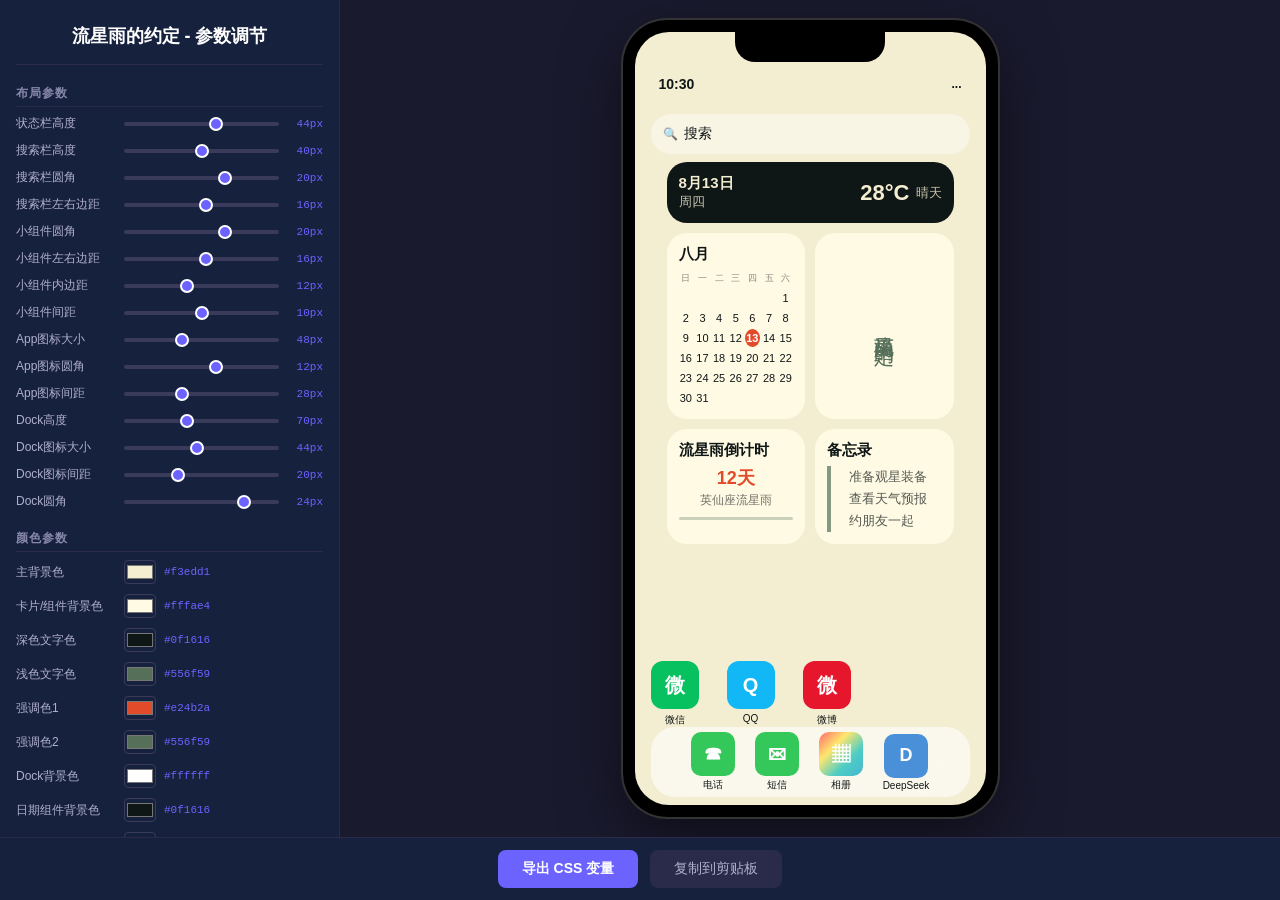
<file: prototype.html>
<!DOCTYPE html>
<html lang="zh-CN">
<head>
<meta charset="UTF-8">
<meta name="viewport" content="width=device-width, initial-scale=1.0">
<title>流星雨的约定 - 主屏幕参数调节原型</title>
<style>
  * { margin: 0; padding: 0; box-sizing: border-box; }
  body {
    font-family: -apple-system, BlinkMacSystemFont, 'Segoe UI', 'PingFang SC', 'Hiragino Sans GB', 'Microsoft YaHei', sans-serif;
    background: #1a1a2e;
    color: #e0e0e0;
    display: flex;
    flex-direction: column;
    height: 100vh;
    overflow: hidden;
  }

  .main-container {
    display: flex;
    flex: 1;
    overflow: hidden;
  }

  /* 左侧控制面板 */
  .control-panel {
    width: 340px;
    min-width: 340px;
    background: #16213e;
    border-right: 1px solid #2a2a4a;
    overflow-y: auto;
    padding: 16px;
    scrollbar-width: thin;
    scrollbar-color: #3a3a5a #16213e;
  }
  .control-panel::-webkit-scrollbar { width: 6px; }
  .control-panel::-webkit-scrollbar-track { background: #16213e; }
  .control-panel::-webkit-scrollbar-thumb { background: #3a3a5a; border-radius: 3px; }

  .panel-title {
    font-size: 18px;
    font-weight: 700;
    color: #fff;
    text-align: center;
    padding: 8px 0 16px;
    border-bottom: 1px solid #2a2a4a;
    margin-bottom: 16px;
  }

  .section-label {
    font-size: 12px;
    font-weight: 600;
    color: #8888aa;
    text-transform: uppercase;
    letter-spacing: 1px;
    margin: 16px 0 8px;
    padding: 4px 0;
    border-bottom: 1px solid #2a2a4a;
  }

  .control-row {
    display: flex;
    align-items: center;
    margin-bottom: 10px;
    gap: 8px;
  }
  .control-row label {
    font-size: 12px;
    color: #b0b0cc;
    min-width: 100px;
    flex-shrink: 0;
  }
  .control-row input[type="range"] {
    flex: 1;
    height: 4px;
    -webkit-appearance: none;
    appearance: none;
    background: #3a3a5a;
    border-radius: 2px;
    outline: none;
  }
  .control-row input[type="range"]::-webkit-slider-thumb {
    -webkit-appearance: none;
    width: 14px;
    height: 14px;
    border-radius: 50%;
    background: #6c63ff;
    cursor: pointer;
    border: 2px solid #fff;
  }
  .control-row input[type="color"] {
    width: 32px;
    height: 24px;
    border: 1px solid #3a3a5a;
    border-radius: 4px;
    cursor: pointer;
    background: none;
    padding: 0;
  }
  .control-row .value-display {
    font-size: 11px;
    color: #6c63ff;
    min-width: 36px;
    text-align: right;
    font-family: 'Courier New', monospace;
  }

  /* 右侧预览区 */
  .preview-area {
    flex: 1;
    display: flex;
    flex-direction: column;
    align-items: center;
    justify-content: center;
    padding: 20px;
    position: relative;
  }

  .phone-frame {
    width: 375px;
    height: 812px;
    background: #000;
    border-radius: 44px;
    padding: 12px;
    box-shadow: 0 0 0 2px #333, 0 20px 60px rgba(0,0,0,0.5);
    position: relative;
  }

  .phone-screen {
    width: 100%;
    height: 100%;
    border-radius: 34px;
    overflow: hidden;
    position: relative;
  }

  .phone-notch {
    position: absolute;
    top: 0;
    left: 50%;
    transform: translateX(-50%);
    width: 150px;
    height: 30px;
    background: #000;
    border-radius: 0 0 20px 20px;
    z-index: 10;
  }

  /* 手机内部内容 */
  .screen-content {
    width: 100%;
    height: 100%;
    display: flex;
    flex-direction: column;
    padding-top: 30px;
    overflow: hidden;
  }

  /* 状态栏 */
  .status-bar {
    display: flex;
    justify-content: space-between;
    align-items: center;
    padding: 0 24px;
    font-size: 14px;
    font-weight: 600;
  }

  /* 搜索栏 */
  .search-bar {
    margin: 8px 16px;
    background: rgba(255,255,255,0.4);
    display: flex;
    align-items: center;
    padding: 0 12px;
    font-size: 14px;
    color: #666;
  }
  .search-bar .search-icon {
    margin-right: 6px;
    font-size: 12px;
  }

  /* 小组件区域 */
  .widgets-area {
    flex: 1;
    padding: 0 16px;
    display: flex;
    flex-direction: column;
    gap: 10px;
    overflow-y: auto;
  }

  /* 日期天气组件 */
  .date-weather-widget {
    display: flex;
    align-items: center;
    justify-content: space-between;
    padding: 12px;
    border-radius: 20px;
    color: #F3EDD1;
  }
  .date-weather-widget .dw-left {
    display: flex;
    flex-direction: column;
  }
  .date-weather-widget .dw-date {
    font-weight: 600;
  }
  .date-weather-widget .dw-weekday {
    font-size: 13px;
    opacity: 0.8;
  }
  .date-weather-widget .dw-right {
    display: flex;
    align-items: center;
    gap: 6px;
  }
  .date-weather-widget .dw-temp {
    font-weight: 700;
  }
  .date-weather-widget .dw-desc {
    font-size: 13px;
    opacity: 0.8;
  }

  /* 并排小组件行 */
  .widget-row {
    display: flex;
    gap: 10px;
  }
  .widget-row .widget {
    flex: 1;
    padding: 12px;
    border-radius: 20px;
    display: flex;
    flex-direction: column;
  }
  .widget-title {
    font-size: 15px;
    font-weight: 600;
    margin-bottom: 6px;
  }

  /* 日历组件 */
  .calendar-widget .cal-grid {
    display: grid;
    grid-template-columns: repeat(7, 1fr);
    gap: 2px;
    text-align: center;
    font-size: 11px;
  }
  .calendar-widget .cal-day-header {
    font-size: 9px;
    opacity: 0.5;
    padding: 2px 0;
  }
  .calendar-widget .cal-day {
    padding: 3px 0;
    border-radius: 50%;
    font-size: 11px;
  }
  .calendar-widget .cal-day.today {
    font-weight: 700;
  }
  .calendar-widget .cal-day.empty { visibility: hidden; }

  /* 竖体文字组件 */
  .vertical-text-widget {
    display: flex;
    flex-direction: column;
    align-items: center;
    justify-content: center;
    text-align: center;
  }
  .vertical-text-widget .vt-line {
    writing-mode: vertical-rl;
    letter-spacing: 2px;
    line-height: 1.8;
  }

  /* 倒计时组件 */
  .countdown-widget .cd-number {
    font-weight: 700;
    text-align: center;
  }
  .countdown-widget .cd-label {
    font-size: 12px;
    opacity: 0.6;
    text-align: center;
    margin-top: 2px;
  }
  .countdown-widget .cd-bar {
    height: 3px;
    border-radius: 2px;
    margin-top: 8px;
    opacity: 0.3;
  }

  /* 备忘录组件 */
  .memo-widget .memo-item {
    font-size: 13px;
    opacity: 0.7;
    padding: 2px 0;
    white-space: nowrap;
    overflow: hidden;
    text-overflow: ellipsis;
  }
  .memo-widget .memo-item::before {
    content: '';
    display: inline-block;
    width: 4px;
    height: 4px;
    border-radius: 50%;
    margin-right: 6px;
    vertical-align: middle;
  }

  /* App图标区域 */
  .app-icons-area {
    display: flex;
    justify-content: flex-start;
    padding: 0 16px;
    gap: 28px;
    margin-top: 4px;
  }
  .app-icon-item {
    display: flex;
    flex-direction: column;
    align-items: center;
    gap: 4px;
  }
  .app-icon {
    display: flex;
    align-items: center;
    justify-content: center;
    font-size: 20px;
    color: #fff;
    font-weight: 600;
  }
  .app-icon-label {
    font-size: 10px;
    text-align: center;
  }

  /* Dock */
  .dock-area {
    padding: 0 16px 8px;
    margin-top: auto;
  }
  .dock-bar {
    display: flex;
    align-items: center;
    justify-content: center;
    gap: 20px;
    padding: 10px 16px;
    backdrop-filter: blur(20px);
    -webkit-backdrop-filter: blur(20px);
  }
  .dock-icon-item {
    display: flex;
    flex-direction: column;
    align-items: center;
    gap: 2px;
  }
  .dock-icon {
    display: flex;
    align-items: center;
    justify-content: center;
    font-size: 18px;
    color: #fff;
    font-weight: 600;
  }
  .dock-icon-label {
    font-size: 10px;
    text-align: center;
  }

  /* 底部导出区 */
  .export-bar {
    background: #16213e;
    border-top: 1px solid #2a2a4a;
    padding: 12px 20px;
    display: flex;
    align-items: center;
    justify-content: center;
    gap: 12px;
  }
  .export-btn {
    background: #6c63ff;
    color: #fff;
    border: none;
    padding: 10px 24px;
    border-radius: 8px;
    font-size: 14px;
    font-weight: 600;
    cursor: pointer;
    transition: background 0.2s;
  }
  .export-btn:hover { background: #5a52e0; }
  .export-btn:active { background: #4a42c0; }

  .copy-btn {
    background: #2a2a4a;
    color: #b0b0cc;
    border: none;
    padding: 10px 24px;
    border-radius: 8px;
    font-size: 14px;
    cursor: pointer;
    transition: background 0.2s;
  }
  .copy-btn:hover { background: #3a3a5a; }

  /* CSS输出弹窗 */
  .modal-overlay {
    display: none;
    position: fixed;
    top: 0; left: 0; right: 0; bottom: 0;
    background: rgba(0,0,0,0.7);
    z-index: 100;
    align-items: center;
    justify-content: center;
  }
  .modal-overlay.active { display: flex; }
  .modal-box {
    background: #1e1e3a;
    border-radius: 12px;
    width: 600px;
    max-height: 80vh;
    display: flex;
    flex-direction: column;
    box-shadow: 0 20px 60px rgba(0,0,0,0.5);
  }
  .modal-header {
    display: flex;
    justify-content: space-between;
    align-items: center;
    padding: 16px 20px;
    border-bottom: 1px solid #2a2a4a;
  }
  .modal-header h3 { color: #fff; font-size: 16px; }
  .modal-close {
    background: none;
    border: none;
    color: #888;
    font-size: 24px;
    cursor: pointer;
    padding: 0 4px;
  }
  .modal-close:hover { color: #fff; }
  .modal-body {
    padding: 16px 20px;
    overflow-y: auto;
    flex: 1;
  }
  .modal-body pre {
    background: #0f0f2a;
    color: #a0e0a0;
    padding: 16px;
    border-radius: 8px;
    font-size: 13px;
    line-height: 1.6;
    white-space: pre-wrap;
    word-break: break-all;
    font-family: 'Courier New', monospace;
  }
  .modal-footer {
    padding: 12px 20px;
    border-top: 1px solid #2a2a4a;
    display: flex;
    justify-content: flex-end;
    gap: 8px;
  }
</style>
</head>
<body>

<div class="main-container">
  <!-- 左侧控制面板 -->
  <div class="control-panel" id="controlPanel">
    <div class="panel-title">流星雨的约定 - 参数调节</div>

    <!-- 布局参数 -->
    <div class="section-label">布局参数</div>

    <div class="control-row">
      <label>状态栏高度</label>
      <input type="range" id="statusBarHeight" min="20" max="60" value="44">
      <span class="value-display" id="statusBarHeight_val">44px</span>
    </div>
    <div class="control-row">
      <label>搜索栏高度</label>
      <input type="range" id="searchBarHeight" min="30" max="50" value="40">
      <span class="value-display" id="searchBarHeight_val">40px</span>
    </div>
    <div class="control-row">
      <label>搜索栏圆角</label>
      <input type="range" id="searchBarRadius" min="0" max="30" value="20">
      <span class="value-display" id="searchBarRadius_val">20px</span>
    </div>
    <div class="control-row">
      <label>搜索栏左右边距</label>
      <input type="range" id="searchBarMarginX" min="0" max="30" value="16">
      <span class="value-display" id="searchBarMarginX_val">16px</span>
    </div>
    <div class="control-row">
      <label>小组件圆角</label>
      <input type="range" id="widgetRadius" min="0" max="30" value="20">
      <span class="value-display" id="widgetRadius_val">20px</span>
    </div>
    <div class="control-row">
      <label>小组件左右边距</label>
      <input type="range" id="widgetMarginX" min="0" max="30" value="16">
      <span class="value-display" id="widgetMarginX_val">16px</span>
    </div>
    <div class="control-row">
      <label>小组件内边距</label>
      <input type="range" id="widgetPadding" min="4" max="24" value="12">
      <span class="value-display" id="widgetPadding_val">12px</span>
    </div>
    <div class="control-row">
      <label>小组件间距</label>
      <input type="range" id="widgetGap" min="0" max="20" value="10">
      <span class="value-display" id="widgetGap_val">10px</span>
    </div>
    <div class="control-row">
      <label>App图标大小</label>
      <input type="range" id="appIconSize" min="30" max="80" value="48">
      <span class="value-display" id="appIconSize_val">48px</span>
    </div>
    <div class="control-row">
      <label>App图标圆角</label>
      <input type="range" id="appIconRadius" min="0" max="20" value="12">
      <span class="value-display" id="appIconRadius_val">12px</span>
    </div>
    <div class="control-row">
      <label>App图标间距</label>
      <input type="range" id="appIconGap" min="10" max="60" value="28">
      <span class="value-display" id="appIconGap_val">28px</span>
    </div>
    <div class="control-row">
      <label>Dock高度</label>
      <input type="range" id="dockHeight" min="50" max="100" value="70">
      <span class="value-display" id="dockHeight_val">70px</span>
    </div>
    <div class="control-row">
      <label>Dock图标大小</label>
      <input type="range" id="dockIconSize" min="30" max="60" value="44">
      <span class="value-display" id="dockIconSize_val">44px</span>
    </div>
    <div class="control-row">
      <label>Dock图标间距</label>
      <input type="range" id="dockIconGap" min="10" max="40" value="20">
      <span class="value-display" id="dockIconGap_val">20px</span>
    </div>
    <div class="control-row">
      <label>Dock圆角</label>
      <input type="range" id="dockRadius" min="0" max="30" value="24">
      <span class="value-display" id="dockRadius_val">24px</span>
    </div>

    <!-- 颜色参数 -->
    <div class="section-label">颜色参数</div>

    <div class="control-row">
      <label>主背景色</label>
      <input type="color" id="colorBg" value="#F3EDD1">
      <span class="value-display" id="colorBg_val">#F3EDD1</span>
    </div>
    <div class="control-row">
      <label>卡片/组件背景色</label>
      <input type="color" id="colorCard" value="#FFFAE4">
      <span class="value-display" id="colorCard_val">#FFFAE4</span>
    </div>
    <div class="control-row">
      <label>深色文字色</label>
      <input type="color" id="colorDarkText" value="#0F1616">
      <span class="value-display" id="colorDarkText_val">#0F1616</span>
    </div>
    <div class="control-row">
      <label>浅色文字色</label>
      <input type="color" id="colorLightText" value="#556F59">
      <span class="value-display" id="colorLightText_val">#556F59</span>
    </div>
    <div class="control-row">
      <label>强调色1</label>
      <input type="color" id="colorAccent1" value="#E24B2A">
      <span class="value-display" id="colorAccent1_val">#E24B2A</span>
    </div>
    <div class="control-row">
      <label>强调色2</label>
      <input type="color" id="colorAccent2" value="#556F59">
      <span class="value-display" id="colorAccent2_val">#556F59</span>
    </div>
    <div class="control-row">
      <label>Dock背景色</label>
      <input type="color" id="colorDock" value="#ffffff">
      <span class="value-display" id="colorDock_val">#ffffff</span>
    </div>
    <div class="control-row">
      <label>日期组件背景色</label>
      <input type="color" id="colorDateBg" value="#0F1616">
      <span class="value-display" id="colorDateBg_val">#0F1616</span>
    </div>
    <div class="control-row">
      <label>日期组件文字色</label>
      <input type="color" id="colorDateText" value="#F3EDD1">
      <span class="value-display" id="colorDateText_val">#F3EDD1</span>
    </div>

    <!-- 字体参数 -->
    <div class="section-label">字体参数</div>

    <div class="control-row">
      <label>日期组件字号</label>
      <input type="range" id="fontSizeDate" min="10" max="30" value="15">
      <span class="value-display" id="fontSizeDate_val">15px</span>
    </div>
    <div class="control-row">
      <label>温度字号</label>
      <input type="range" id="fontSizeTemp" min="14" max="32" value="22">
      <span class="value-display" id="fontSizeTemp_val">22px</span>
    </div>
    <div class="control-row">
      <label>小组件标题字号</label>
      <input type="range" id="fontSizeWidgetTitle" min="10" max="20" value="15">
      <span class="value-display" id="fontSizeWidgetTitle_val">15px</span>
    </div>
    <div class="control-row">
      <label>倒计时数字字号</label>
      <input type="range" id="fontSizeCountdown" min="12" max="30" value="18">
      <span class="value-display" id="fontSizeCountdown_val">18px</span>
    </div>
    <div class="control-row">
      <label>备忘录预览字号</label>
      <input type="range" id="fontSizeMemo" min="8" max="18" value="13">
      <span class="value-display" id="fontSizeMemo_val">13px</span>
    </div>
    <div class="control-row">
      <label>竖体文字字号</label>
      <input type="range" id="fontSizeVertical" min="12" max="30" value="20">
      <span class="value-display" id="fontSizeVertical_val">20px</span>
    </div>
    <div class="control-row">
      <label>App图标标签字号</label>
      <input type="range" id="fontSizeAppLabel" min="8" max="16" value="10">
      <span class="value-display" id="fontSizeAppLabel_val">10px</span>
    </div>
    <div class="control-row">
      <label>Dock图标标签字号</label>
      <input type="range" id="fontSizeDockLabel" min="6" max="14" value="10">
      <span class="value-display" id="fontSizeDockLabel_val">10px</span>
    </div>
  </div>

  <!-- 右侧预览区 -->
  <div class="preview-area">
    <div class="phone-frame">
      <div class="phone-screen" id="phoneScreen">
        <div class="phone-notch"></div>
        <div class="screen-content" id="screenContent">
          <!-- 状态栏 -->
          <div class="status-bar" id="statusBar">
            <span>10:30</span>
            <span style="font-size:12px;">...</span>
          </div>

          <!-- 搜索栏 -->
          <div class="search-bar" id="searchBar">
            <span class="search-icon">&#128269;</span>
            <span>搜索</span>
          </div>

          <!-- 小组件区域 -->
          <div class="widgets-area" id="widgetsArea">
            <!-- 日期天气组件 -->
            <div class="date-weather-widget" id="dateWeatherWidget">
              <div class="dw-left">
                <span class="dw-date" id="dwDate">8月13日</span>
                <span class="dw-weekday">周四</span>
              </div>
              <div class="dw-right">
                <span class="dw-temp" id="dwTemp">28°C</span>
                <span class="dw-desc">晴天</span>
              </div>
            </div>

            <!-- 日历 + 竖体文字 -->
            <div class="widget-row" id="widgetRow1">
              <div class="widget calendar-widget" id="calendarWidget">
                <div class="widget-title" id="calTitle">八月</div>
                <div class="cal-grid">
                  <span class="cal-day-header">日</span>
                  <span class="cal-day-header">一</span>
                  <span class="cal-day-header">二</span>
                  <span class="cal-day-header">三</span>
                  <span class="cal-day-header">四</span>
                  <span class="cal-day-header">五</span>
                  <span class="cal-day-header">六</span>
                  <span class="cal-day empty"></span>
                  <span class="cal-day empty"></span>
                  <span class="cal-day empty"></span>
                  <span class="cal-day empty"></span>
                  <span class="cal-day empty"></span>
                  <span class="cal-day empty"></span>
                  <span class="cal-day">1</span>
                  <span class="cal-day">2</span>
                  <span class="cal-day">3</span>
                  <span class="cal-day">4</span>
                  <span class="cal-day">5</span>
                  <span class="cal-day">6</span>
                  <span class="cal-day">7</span>
                  <span class="cal-day">8</span>
                  <span class="cal-day">9</span>
                  <span class="cal-day">10</span>
                  <span class="cal-day">11</span>
                  <span class="cal-day">12</span>
                  <span class="cal-day today">13</span>
                  <span class="cal-day">14</span>
                  <span class="cal-day">15</span>
                  <span class="cal-day">16</span>
                  <span class="cal-day">17</span>
                  <span class="cal-day">18</span>
                  <span class="cal-day">19</span>
                  <span class="cal-day">20</span>
                  <span class="cal-day">21</span>
                  <span class="cal-day">22</span>
                  <span class="cal-day">23</span>
                  <span class="cal-day">24</span>
                  <span class="cal-day">25</span>
                  <span class="cal-day">26</span>
                  <span class="cal-day">27</span>
                  <span class="cal-day">28</span>
                  <span class="cal-day">29</span>
                  <span class="cal-day">30</span>
                  <span class="cal-day">31</span>
                </div>
              </div>
              <div class="widget vertical-text-widget" id="verticalTextWidget">
                <div class="vt-line" id="vtLine">流星雨的约定</div>
              </div>
            </div>

            <!-- 倒计时 + 备忘录 -->
            <div class="widget-row" id="widgetRow2">
              <div class="widget countdown-widget" id="countdownWidget">
                <div class="widget-title" id="cdTitle">流星雨倒计时</div>
                <div class="cd-number" id="cdNumber">12天</div>
                <div class="cd-label">英仙座流星雨</div>
                <div class="cd-bar" id="cdBar"></div>
              </div>
              <div class="widget memo-widget" id="memoWidget">
                <div class="widget-title" id="memoTitle">备忘录</div>
                <div class="memo-item" id="memoItem1">准备观星装备</div>
                <div class="memo-item" id="memoItem2">查看天气预报</div>
                <div class="memo-item" id="memoItem3">约朋友一起</div>
              </div>
            </div>
          </div>

          <!-- App图标 -->
          <div class="app-icons-area" id="appIconsArea">
            <div class="app-icon-item">
              <div class="app-icon" id="appIcon1" style="background:#07C160;">微</div>
              <span class="app-icon-label" id="appLabel1">微信</span>
            </div>
            <div class="app-icon-item">
              <div class="app-icon" id="appIcon2" style="background:#12B7F5;">Q</div>
              <span class="app-icon-label" id="appLabel2">QQ</span>
            </div>
            <div class="app-icon-item">
              <div class="app-icon" id="appIcon3" style="background:#E6162D;">微</div>
              <span class="app-icon-label" id="appLabel3">微博</span>
            </div>
          </div>

          <!-- Dock -->
          <div class="dock-area" id="dockArea">
            <div class="dock-bar" id="dockBar">
              <div class="dock-icon-item">
                <div class="dock-icon" id="dockIcon1" style="background:#34C759;">&#9742;</div>
                <span class="dock-icon-label" id="dockLabel1">电话</span>
              </div>
              <div class="dock-icon-item">
                <div class="dock-icon" id="dockIcon2" style="background:#34C759;">&#9993;</div>
                <span class="dock-icon-label" id="dockLabel2">短信</span>
              </div>
              <div class="dock-icon-item">
                <div class="dock-icon" id="dockIcon3" style="background:linear-gradient(135deg,#FF6B6B,#FFE66D,#4ECDC4,#45B7D1);">&#9638;</div>
                <span class="dock-icon-label" id="dockLabel3">相册</span>
              </div>
              <div class="dock-icon-item">
                <div class="dock-icon" id="dockIcon4" style="background:#4A90D9;">D</div>
                <span class="dock-icon-label" id="dockLabel4">DeepSeek</span>
              </div>
            </div>
          </div>
        </div>
      </div>
    </div>
  </div>
</div>

<!-- 底部导出栏 -->
<div class="export-bar">
  <button class="export-btn" onclick="exportCSS()">导出 CSS 变量</button>
  <button class="copy-btn" onclick="copyCSS()">复制到剪贴板</button>
</div>

<!-- CSS输出弹窗 -->
<div class="modal-overlay" id="modalOverlay" onclick="closeModal(event)">
  <div class="modal-box">
    <div class="modal-header">
      <h3>CSS 变量代码</h3>
      <button class="modal-close" onclick="closeModal()">&times;</button>
    </div>
    <div class="modal-body">
      <pre id="cssOutput"></pre>
    </div>
    <div class="modal-footer">
      <button class="copy-btn" onclick="copyCSS()">复制</button>
      <button class="export-btn" onclick="closeModal()">关闭</button>
    </div>
  </div>
</div>

<script>
  // 获取所有控件
  const controls = {};
  const controlIds = [
    'statusBarHeight', 'searchBarHeight', 'searchBarRadius', 'searchBarMarginX',
    'widgetRadius', 'widgetMarginX', 'widgetPadding', 'widgetGap',
    'appIconSize', 'appIconRadius', 'appIconGap',
    'dockHeight', 'dockIconSize', 'dockIconGap', 'dockRadius',
    'colorBg', 'colorCard', 'colorDarkText', 'colorLightText',
    'colorAccent1', 'colorAccent2', 'colorDock', 'colorDateBg', 'colorDateText',
    'fontSizeDate', 'fontSizeTemp', 'fontSizeWidgetTitle', 'fontSizeCountdown',
    'fontSizeMemo', 'fontSizeVertical', 'fontSizeAppLabel', 'fontSizeDockLabel'
  ];

  controlIds.forEach(id => {
    controls[id] = document.getElementById(id);
  });

  // 获取预览元素
  const screenContent = document.getElementById('screenContent');
  const statusBar = document.getElementById('statusBar');
  const searchBar = document.getElementById('searchBar');
  const widgetsArea = document.getElementById('widgetsArea');
  const dateWeatherWidget = document.getElementById('dateWeatherWidget');
  const dwDate = document.getElementById('dwDate');
  const dwTemp = document.getElementById('dwTemp');
  const calendarWidget = document.getElementById('calendarWidget');
  const calTitle = document.getElementById('calTitle');
  const verticalTextWidget = document.getElementById('verticalTextWidget');
  const vtLine = document.getElementById('vtLine');
  const countdownWidget = document.getElementById('countdownWidget');
  const cdTitle = document.getElementById('cdTitle');
  const cdNumber = document.getElementById('cdNumber');
  const cdBar = document.getElementById('cdBar');
  const memoWidget = document.getElementById('memoWidget');
  const memoTitle = document.getElementById('memoTitle');
  const appIconsArea = document.getElementById('appIconsArea');
  const dockBar = document.getElementById('dockBar');
  const dockArea = document.getElementById('dockArea');

  // 更新预览
  function updatePreview() {
    const v = {};
    controlIds.forEach(id => {
      const el = controls[id];
      if (el.type === 'range') {
        v[id] = parseInt(el.value);
      } else if (el.type === 'color') {
        v[id] = el.value;
      }
    });

    // 更新值显示
    controlIds.forEach(id => {
      const valEl = document.getElementById(id + '_val');
      if (valEl) {
        if (controls[id].type === 'range') {
          valEl.textContent = v[id] + 'px';
        } else {
          valEl.textContent = v[id];
        }
      }
    });

    // 主背景色
    screenContent.style.background = v.colorBg;

    // 状态栏
    statusBar.style.height = v.statusBarHeight + 'px';
    statusBar.style.color = v.colorDarkText;

    // 搜索栏
    searchBar.style.height = v.searchBarHeight + 'px';
    searchBar.style.borderRadius = v.searchBarRadius + 'px';
    searchBar.style.marginLeft = v.searchBarMarginX + 'px';
    searchBar.style.marginRight = v.searchBarMarginX + 'px';
    searchBar.style.color = v.colorDarkText;

    // 小组件区域
    widgetsArea.style.marginLeft = v.widgetMarginX + 'px';
    widgetsArea.style.marginRight = v.widgetMarginX + 'px';
    widgetsArea.style.gap = v.widgetGap + 'px';

    // 日期天气组件
    dateWeatherWidget.style.background = v.colorDateBg;
    dateWeatherWidget.style.color = v.colorDateText;
    dateWeatherWidget.style.borderRadius = v.widgetRadius + 'px';
    dateWeatherWidget.style.padding = v.widgetPadding + 'px';
    dwDate.style.fontSize = v.fontSizeDate + 'px';
    dwTemp.style.fontSize = v.fontSizeTemp + 'px';

    // 日历组件
    calendarWidget.style.background = v.colorCard;
    calendarWidget.style.borderRadius = v.widgetRadius + 'px';
    calendarWidget.style.padding = v.widgetPadding + 'px';
    calendarWidget.style.color = v.colorDarkText;
    calTitle.style.fontSize = v.fontSizeWidgetTitle + 'px';
    calTitle.style.color = v.colorDarkText;
    // 高亮今天
    const todayEl = calendarWidget.querySelector('.cal-day.today');
    if (todayEl) {
      todayEl.style.background = v.colorAccent1;
      todayEl.style.color = '#fff';
      todayEl.style.borderRadius = '50%';
    }

    // 竖体文字组件
    verticalTextWidget.style.background = v.colorCard;
    verticalTextWidget.style.borderRadius = v.widgetRadius + 'px';
    verticalTextWidget.style.padding = v.widgetPadding + 'px';
    verticalTextWidget.style.color = v.colorLightText;
    vtLine.style.fontSize = v.fontSizeVertical + 'px';

    // 倒计时组件
    countdownWidget.style.background = v.colorCard;
    countdownWidget.style.borderRadius = v.widgetRadius + 'px';
    countdownWidget.style.padding = v.widgetPadding + 'px';
    countdownWidget.style.color = v.colorDarkText;
    cdTitle.style.fontSize = v.fontSizeWidgetTitle + 'px';
    cdTitle.style.color = v.colorDarkText;
    cdNumber.style.fontSize = v.fontSizeCountdown + 'px';
    cdNumber.style.color = v.colorAccent1;
    cdBar.style.background = v.colorAccent2;

    // 备忘录组件
    memoWidget.style.background = v.colorCard;
    memoWidget.style.borderRadius = v.widgetRadius + 'px';
    memoWidget.style.padding = v.widgetPadding + 'px';
    memoWidget.style.color = v.colorDarkText;
    memoTitle.style.fontSize = v.fontSizeWidgetTitle + 'px';
    memoTitle.style.color = v.colorDarkText;
    const memoItems = memoWidget.querySelectorAll('.memo-item');
    memoItems.forEach(item => {
      item.style.fontSize = v.fontSizeMemo + 'px';
      item.style.color = v.colorDarkText;
      const dot = item.querySelector('::before') || item;
      // Use a pseudo-element workaround: set border-left
    });
    // Set memo dot color via inline style on the items
    memoItems.forEach(item => {
      item.style.borderLeft = '4px solid ' + v.colorAccent2;
      item.style.paddingLeft = '8px';
    });

    // Widget rows gap
    const widgetRows = document.querySelectorAll('.widget-row');
    widgetRows.forEach(row => {
      row.style.gap = v.widgetGap + 'px';
    });

    // App图标
    appIconsArea.style.gap = v.appIconGap + 'px';
    const appIcons = document.querySelectorAll('.app-icon');
    appIcons.forEach(icon => {
      icon.style.width = v.appIconSize + 'px';
      icon.style.height = v.appIconSize + 'px';
      icon.style.borderRadius = v.appIconRadius + 'px';
    });
    const appLabels = document.querySelectorAll('.app-icon-label');
    appLabels.forEach(label => {
      label.style.fontSize = v.fontSizeAppLabel + 'px';
      label.style.color = v.colorDarkText;
    });

    // Dock
    dockBar.style.height = v.dockHeight + 'px';
    dockBar.style.borderRadius = v.dockRadius + 'px';
    dockBar.style.gap = v.dockIconGap + 'px';
    // Dock background with transparency
    const dockRgb = hexToRgb(v.colorDock);
    dockBar.style.background = 'rgba(' + dockRgb.r + ',' + dockRgb.g + ',' + dockRgb.b + ',0.6)';
    dockBar.style.backdropFilter = 'blur(20px)';
    dockBar.style.webkitBackdropFilter = 'blur(20px)';

    const dockIcons = document.querySelectorAll('.dock-icon');
    dockIcons.forEach(icon => {
      icon.style.width = v.dockIconSize + 'px';
      icon.style.height = v.dockIconSize + 'px';
      icon.style.borderRadius = Math.round(v.dockIconSize * 0.22) + 'px';
    });
    const dockLabels = document.querySelectorAll('.dock-icon-label');
    dockLabels.forEach(label => {
      label.style.fontSize = v.fontSizeDockLabel + 'px';
      label.style.color = v.colorDarkText;
    });
  }

  function hexToRgb(hex) {
    const result = /^#?([a-f\d]{2})([a-f\d]{2})([a-f\d]{2})$/i.exec(hex);
    return result ? {
      r: parseInt(result[1], 16),
      g: parseInt(result[2], 16),
      b: parseInt(result[3], 16)
    } : { r: 255, g: 255, b: 255 };
  }

  // 绑定所有input事件
  controlIds.forEach(id => {
    controls[id].addEventListener('input', updatePreview);
  });

  // 导出CSS
  function generateCSS() {
    const v = {};
    controlIds.forEach(id => {
      const el = controls[id];
      if (el.type === 'range') {
        v[id] = parseInt(el.value);
      } else if (el.type === 'color') {
        v[id] = el.value;
      }
    });

    const dockRgb = hexToRgb(v.colorDock);

    return `:root {
  /* 布局参数 */
  --status-bar-height: ${v.statusBarHeight}px;
  --search-bar-height: ${v.searchBarHeight}px;
  --search-bar-radius: ${v.searchBarRadius}px;
  --search-bar-margin-x: ${v.searchBarMarginX}px;
  --widget-radius: ${v.widgetRadius}px;
  --widget-margin-x: ${v.widgetMarginX}px;
  --widget-padding: ${v.widgetPadding}px;
  --widget-gap: ${v.widgetGap}px;
  --app-icon-size: ${v.appIconSize}px;
  --app-icon-radius: ${v.appIconRadius}px;
  --app-icon-gap: ${v.appIconGap}px;
  --dock-height: ${v.dockHeight}px;
  --dock-icon-size: ${v.dockIconSize}px;
  --dock-icon-gap: ${v.dockIconGap}px;
  --dock-radius: ${v.dockRadius}px;

  /* 颜色参数 */
  --color-bg: ${v.colorBg};
  --color-card: ${v.colorCard};
  --color-dark-text: ${v.colorDarkText};
  --color-light-text: ${v.colorLightText};
  --color-accent1: ${v.colorAccent1};
  --color-accent2: ${v.colorAccent2};
  --color-dock: rgba(${dockRgb.r}, ${dockRgb.g}, ${dockRgb.b}, 0.6);
  --color-date-bg: ${v.colorDateBg};
  --color-date-text: ${v.colorDateText};

  /* 字体参数 */
  --font-size-date: ${v.fontSizeDate}px;
  --font-size-temp: ${v.fontSizeTemp}px;
  --font-size-widget-title: ${v.fontSizeWidgetTitle}px;
  --font-size-countdown: ${v.fontSizeCountdown}px;
  --font-size-memo: ${v.fontSizeMemo}px;
  --font-size-vertical: ${v.fontSizeVertical}px;
  --font-size-app-label: ${v.fontSizeAppLabel}px;
  --font-size-dock-label: ${v.fontSizeDockLabel}px;
}`;
  }

  function exportCSS() {
    const css = generateCSS();
    document.getElementById('cssOutput').textContent = css;
    document.getElementById('modalOverlay').classList.add('active');
  }

  function copyCSS() {
    const css = generateCSS();
    navigator.clipboard.writeText(css).then(() => {
      const btn = event.target;
      const original = btn.textContent;
      btn.textContent = '已复制!';
      setTimeout(() => { btn.textContent = original; }, 1500);
    }).catch(() => {
      // Fallback
      const textarea = document.createElement('textarea');
      textarea.value = css;
      document.body.appendChild(textarea);
      textarea.select();
      document.execCommand('copy');
      document.body.removeChild(textarea);
      const btn = event.target;
      const original = btn.textContent;
      btn.textContent = '已复制!';
      setTimeout(() => { btn.textContent = original; }, 1500);
    });
  }

  function closeModal(e) {
    if (e && e.target !== e.currentTarget) return;
    document.getElementById('modalOverlay').classList.remove('active');
  }

  // 初始化
  updatePreview();
</script>

</body>
</html>
</file>
<file: css/style.css>
/* ============================================
   流星雨的约定 - 全局样式
   iOS 浅色风格主屏幕
   ============================================ */

:root {
  --color-dark-text: #6B5340;
  --color-light-text: #A0896E;
  --color-accent: #5B9BD5;
  --color-red: #FF3B30;
  --color-divider: #E6E2D3;
  --safe-top: env(safe-area-inset-top, 0px);
  --safe-bottom: env(safe-area-inset-bottom, 0px);
}

*,
*::before,
*::after {
  box-sizing: border-box;
  margin: 0;
  padding: 0;
  -webkit-tap-highlight-color: transparent;
}

html {
  font-size: 16px;
  -webkit-text-size-adjust: 100%;
  overflow: hidden;
  width: 100%;
  height: 100%;
}

body {
  font-family: "Zen Maru Gothic", -apple-system, BlinkMacSystemFont, 'SF Pro Display', 'PingFang SC', sans-serif;
  background-color: #2C2C2E;
  color: var(--color-dark-text);
  line-height: 1.5;
  -webkit-font-smoothing: antialiased;
  overflow: hidden;
  user-select: none;
  -webkit-user-select: none;
  width: 100%;
  height: 100%;
  margin: 0;
  padding: 0;
  position: fixed;
  top: 0;
  left: 0;
  right: 0;
  bottom: 0;
}

/* 视口高度兼容 */
html, body { height: calc(var(--vh, 1vh) * 100); }
#phone-frame { height: calc(var(--vh, 1vh) * 100); }

::-webkit-scrollbar { display: none; }
* { scrollbar-width: none; }

/* ============================================
   #phone-frame
   ============================================ */
#phone-frame {
  width: 100%;
  max-width: 100vw;
  height: 100%;
  background: transparent;
  padding: 0;
  position: relative;
  overflow: hidden;
}

.notch { display: none; }

/* 桌面端：手机外壳 */
@media (min-width: 431px) {
  body {
    display: flex;
    justify-content: center;
    align-items: center;
    background-color: #2C2C2E;
  }
  #phone-frame {
    width: 375px;
    height: 812px;
    background: #000;
    border-radius: 50px;
    padding: 12px;
    box-shadow: 0 0 0 2px #333, 0 0 0 4px #1a1a1a, 0 20px 60px rgba(0,0,0,0.5);
    flex-shrink: 0;
  }
  .notch {
    position: absolute;
    top: 18px;
    left: 50%;
    transform: translateX(-50%);
    width: 126px;
    height: 34px;
    background: #000;
    border-radius: 20px;
    z-index: 999;
  }
  #app { border-radius: 40px; }
  #page-container { border-radius: 40px; }
}

/* 移动端：全屏 */
@media (max-width: 430px) {
  #phone-frame { width: 100%; background: transparent; padding: 0; }
  #app { border-radius: 0; }
  #page-container { border-radius: 0; }
}

/* ============================================
   #app
   ============================================ */
#app {
  width: 100%;
  max-width: 100vw;
  height: 100%;
  overflow: hidden;
  position: relative;
  display: flex;
  flex-direction: column;
  background-color: transparent;
}

/* ============================================
   壁纸背景
   ============================================ */
#wallpaper {
  position: absolute;
  top: 0;
  left: 0;
  width: 100%;
  height: 100%;
  background: url('../assets/wallpaper.webp') center center / cover no-repeat;
  z-index: 0;
}

/* ============================================
   状态栏 (44px)
   ============================================ */
#status-bar {
  height: 44px;
  padding-top: var(--safe-top);
  display: flex;
  align-items: center;
  justify-content: space-between;
  padding-left: 24px;
  padding-right: 24px;
  position: relative;
  z-index: 20;
  flex-shrink: 0;
  background: rgba(255, 255, 255, 0.35);
}

.status-time {
  font-size: 15px;
  font-weight: 600;
  color: #6B5340;
  letter-spacing: 0.5px;
}

.status-icons {
  display: flex;
  align-items: center;
  gap: 6px;
}

.status-signal, .status-wifi, .status-battery {
  display: block;
}

/* ============================================
   搜索栏
   ============================================ */
#search-bar {
  flex-shrink: 0;
  padding: 16px 16px 0;
  z-index: 20;
  position: relative;
}

.search-wrapper {
  position: relative;
  display: flex;
  align-items: center;
}

.search-icon {
  position: absolute;
  left: 12px;
  top: 50%;
  transform: translateY(-50%);
  pointer-events: none;
}

#search-input {
  width: 100%;
  height: 40px;
  background: rgba(255, 255, 255, 0.4);
  -webkit-backdrop-filter: blur(16px);
  backdrop-filter: blur(16px);
  border-radius: 20px;
  border: none;
  padding: 0 16px 0 40px;
  font-size: 15px;
  outline: none;
  color: #6B5340;
  font-family: inherit;
  -webkit-appearance: none;
  appearance: none;
}

#search-input::placeholder { color: #8E8E93; }
#search-input:focus { background: rgba(255, 255, 255, 0.85); }

/* ============================================
   主内容区
   ============================================ */
#main-scroll {
  flex: 1;
  overflow-y: auto;
  overflow-x: hidden;
  -webkit-overflow-scrolling: touch;
  position: relative;
  z-index: 1;
  display: flex;
  flex-direction: column;
  min-height: 0;
}

/* ============================================
   小组件区域
   ============================================ */
.widgets-area {
  padding: 16px 16px 0;
  position: relative;
  z-index: 1;
}

/* 通用小组件 */
.widget {
  background: rgba(255, 255, 255, 0.35);
  -webkit-backdrop-filter: blur(16px);
  backdrop-filter: blur(16px);
  border-radius: 22px;
  padding: 16px;
  margin-bottom: 12px;
  cursor: pointer;
  transition: opacity 0.15s ease, transform 0.15s ease;
  box-shadow: 0 2px 8px rgba(0, 0, 0, 0.04);
}

.widget:active {
  opacity: 0.85;
  transform: scale(0.98);
}

/* ---------- 日历小组件（单周展示） ---------- */
.widget-calendar {
  margin-bottom: 12px;
  padding: 0;
}

.cal-card {
  background: #F5DEB3;
  border-radius: 22px;
  padding: 12px 10px 10px;
  position: relative;
  overflow: hidden;
  box-shadow: 0 2px 8px rgba(0, 0, 0, 0.06);
  font-family: "Zen Maru Gothic", "PingFang SC", sans-serif;
}

/* 装饰星星 */
.cal-deco-star {
  position: absolute;
  color: #fff;
  pointer-events: none;
  line-height: 1;
}
.cal-star-1 { top: 6px; right: 12px; font-size: 14px; opacity: 0.4; }
.cal-star-2 { bottom: 8px; left: 10px; font-size: 11px; opacity: 0.3; }
.cal-star-3 { top: 50%; right: 6px; transform: translateY(-50%); font-size: 9px; opacity: 0.2; }
.cal-star-4 { bottom: 6px; right: 20px; font-size: 8px; opacity: 0.25; }
.cal-star-5 { top: 12px; left: 8px; font-size: 10px; opacity: 0.2; }

/* 头部 */
.cal-header {
  display: flex;
  justify-content: space-between;
  align-items: center;
  margin-bottom: 6px;
  padding: 0 2px;
}

.cal-month {
  font-size: 17px;
  font-weight: 700;
  color: #8B7355;
  letter-spacing: 1px;
}

.cal-meta {
  display: flex;
  align-items: center;
  gap: 6px;
}

.cal-year-text {
  font-size: 11px;
  color: #A0896E;
  font-weight: 500;
}

.cal-weather-text {
  font-size: 11px;
  color: #A0896E;
}

/* 星期栏 */
.cal-weekdays {
  display: grid;
  grid-template-columns: repeat(7, 1fr);
  text-align: center;
  margin-bottom: 2px;
  padding: 0;
}

.cal-weekdays span {
  font-size: 14px;
  color: #8B7355;
  font-weight: 700;
  padding: 0;
  line-height: 1;
}

/* 日期网格 */
.cal-dates {
  display: grid;
  grid-template-columns: repeat(7, 1fr);
  text-align: center;
  padding: 0;
}

.cal-d {
  position: relative;
  font-size: 14px;
  color: #fff;
  padding: 0;
  border-radius: 50%;
  width: 28px;
  height: 28px;
  display: flex;
  align-items: center;
  justify-content: center;
  margin: 0 auto;
  font-weight: 700;
  line-height: 1;
}

/* 当天：白色圆圈 + 棕色数字 */
.cal-today {
  background: #fff;
  color: #8B7355;
  font-weight: 700;
  box-shadow: 0 2px 6px rgba(0, 0, 0, 0.08);
}

/* 五角星标记 */
.cal-star-wrap {
  position: relative;
}

.cal-star-dot {
  position: absolute;
  top: -2px;
  right: -4px;
  font-size: 8px;
  color: #8B7355;
  line-height: 1;
  pointer-events: none;
}

/* ---------- 小组件并排行 ---------- */
.widget-row {
  display: flex;
  gap: 12px;
  margin-bottom: 12px;
  align-items: stretch;
}

.widget-row .widget {
  flex: 1;
  margin-bottom: 0;
  padding: 14px;
}

.widget-row .widget-memo {
  padding: 0;
}

/* ---------- 倒计时（唱片形式） ---------- */
.widget-vinyl {
  display: flex;
  flex-direction: column;
  align-items: center;
  padding: 10px 6px 8px;
  position: relative;
  background: transparent;
  -webkit-backdrop-filter: none;
  backdrop-filter: none;
  box-shadow: none;
  overflow: visible;
}

.vinyl-disc {
  width: 120px;
  height: 120px;
  border-radius: 50%;
  background: #1a1a1a;
  position: relative;
  flex-shrink: 0;
  animation: vinylSpin 8s linear infinite;
  box-shadow: 0 2px 10px rgba(0, 0, 0, 0.25);
}

@keyframes vinylSpin {
  from { transform: rotate(0deg); }
  to { transform: rotate(360deg); }
}

.vinyl-grooves {
  position: absolute;
  top: 0;
  left: 0;
  width: 100%;
  height: 100%;
  border-radius: 50%;
  background: repeating-radial-gradient(
    circle at center,
    transparent 0px,
    transparent 1px,
    rgba(255, 255, 255, 0.04) 1px,
    rgba(255, 255, 255, 0.04) 2px
  );
}

/* 进度圈（内环） */
.vinyl-progress {
  position: absolute;
  top: 50%;
  left: 50%;
  transform: translate(-50%, -50%);
  width: 74px;
  height: 74px;
  animation: vinylSpinReverse 8s linear infinite;
  z-index: 1;
}

.vinyl-progress svg {
  width: 100%;
  height: 100%;
  transform: rotate(-90deg);
}

/* 发光层（底层粗半透明圆圈） */
.progress-ring-glow {
  fill: none;
  stroke: rgba(212, 168, 67, 0.15);
  stroke-width: 6;
}
.progress-ring-fill-glow {
  fill: none;
  stroke: rgba(212, 168, 67, 0.25);
  stroke-width: 6;
  stroke-linecap: round;
  stroke-dasharray: 295.31;
  stroke-dashoffset: 100.41;
  transition: stroke-dashoffset 0.5s ease;
}

.progress-ring-bg {
  fill: none;
  stroke: rgba(212, 168, 67, 0.3);
  stroke-width: 4;
}

.progress-ring-fill {
  fill: none;
  stroke: #D4A843;
  stroke-width: 4;
  stroke-linecap: round;
  transition: stroke-dashoffset 0.5s ease;
}

.vinyl-label {
  position: absolute;
  top: 50%;
  left: 50%;
  transform: translate(-50%, -50%);
  width: 68px;
  height: 68px;
  border-radius: 50%;
  background: linear-gradient(135deg, #F5DEB3, #E8CFA0);
  display: flex;
  flex-direction: column;
  align-items: center;
  justify-content: center;
  animation: vinylSpinReverse 8s linear infinite;
  border: 1px solid rgba(255, 255, 255, 0.08);
}

@keyframes vinylSpinReverse {
  from { transform: translate(-50%, -50%) rotate(0deg); }
  to { transform: translate(-50%, -50%) rotate(-360deg); }
}

.vinyl-days {
  font-size: 22px;
  font-weight: 700;
  color: #8B7355;
  line-height: 1;
}

.vinyl-unit {
  font-size: 11px;
  font-weight: 400;
  color: #8B7355;
  margin-top: 1px;
}

.vinyl-sub {
  font-size: 9px;
  color: rgba(255, 255, 255, 0.5);
  margin-top: 2px;
}

.vinyl-tonearm {
  position: absolute;
  top: -4px;
  left: 50%;
  transform: translateX(-50%);
  width: 2px;
  height: 24px;
  background: linear-gradient(to bottom, #bbb, #999);
  border-radius: 1px;
  z-index: 2;
  transform-origin: top center;
  transform: translateX(-50%) rotate(0deg);
}

.vinyl-tonearm::before {
  content: '';
  position: absolute;
  top: -2px;
  left: 50%;
  transform: translateX(-50%);
  width: 6px;
  height: 6px;
  border-radius: 50%;
  background: #aaa;
}

.vinyl-tonearm::after {
  content: '';
  position: absolute;
  bottom: 0;
  left: 50%;
  transform: translateX(-50%) rotate(45deg);
  width: 0;
  height: 0;
  border-left: 3px solid transparent;
  border-right: 3px solid transparent;
  border-top: 6px solid #888;
}

.vinyl-bottom {
  font-size: 11px;
  color: #8E8E93;
  margin-top: 8px;
  text-align: center;
}

.progress-bar {
  height: 5px;
  background: #E6E2D3;
  border-radius: 3px;
  overflow: hidden;
}

.progress-fill {
  height: 100%;
  background: #D4A843;
  border-radius: 3px;
}

/* ---------- 备忘录（Q版龙头） ---------- */
.widget-memo {
  padding: 0;
  background: transparent;
  -webkit-backdrop-filter: none;
  backdrop-filter: none;
  box-shadow: none;
  overflow: visible;
  margin-top: 8px;
}

.dragon-card {
  background: #A0896E;
  border-radius: 20px 20px 16px 16px;
  padding: 10px 14px 10px;
  position: relative;
  min-height: 110px;
  overflow: visible;
  min-width: 0;
}

/* 龙角 */
.dragon-horn {
  position: absolute;
  top: -12px;
  width: 0;
  height: 0;
  border-left: 6px solid transparent;
  border-right: 6px solid transparent;
  border-bottom: 14px solid #8B7355;
}
.dragon-horn-l {
  left: 18px;
  transform: rotate(-15deg);
}
.dragon-horn-r {
  right: 18px;
  transform: rotate(15deg);
}

/* 龙脸 */
.dragon-face {
  display: flex;
  justify-content: center;
  align-items: center;
  gap: 28px;
  padding: 6px 0 4px;
  position: relative;
}

/* 龙眼 */
.dragon-eye {
  width: 6px;
  height: 6px;
  background: #3A2A1A;
  border-radius: 50%;
}

/* 龙嘴 */
.dragon-mouth {
  position: absolute;
  bottom: -2px;
  left: 50%;
  transform: translateX(-50%);
  width: 18px;
  height: 9px;
  background: #3A2A1A;
  border-radius: 0 0 9px 9px;
}

/* 龙身（备忘录内容） */
.dragon-body {
  padding: 6px 4px 8px;
}

.dragon-memo-title {
  font-size: 10px;
  color: rgba(255,255,255,0.6);
  margin-bottom: 6px;
  font-weight: 500;
}

.dragon-memo-item {
  font-size: 14px;
  color: #fff;
  padding: 3px 0;
  font-weight: 500;
  white-space: nowrap;
}

.dragon-memo-sub {
  font-size: 13px;
  color: rgba(255,255,255,0.7);
}

/* 龙尾 */
.dragon-tail {
  position: absolute;
  bottom: -6px;
  right: 8px;
  width: 20px;
  height: 8px;
  background: #8B7355;
  border-radius: 0 0 10px 4px;
  transform: rotate(-10deg);
}
.dragon-tail::after {
  content: '';
  position: absolute;
  right: -4px;
  top: 0;
  width: 10px;
  height: 6px;
  background: #7A6548;
  border-radius: 0 0 8px 4px;
  transform: rotate(15deg);
}

/* ---------- 竖排文字 ---------- */
.vertical-text-area {
  display: flex;
  justify-content: center;
  gap: 16px;
  padding: 1px 0 2px;
}

.vertical-text {
  writing-mode: horizontal-tb;
  font-size: 26px;
  color: #8B7355;
  font-family: "Zen Maru Gothic", "PingFang SC", sans-serif;
  letter-spacing: 2px;
  pointer-events: none;
  user-select: none;
  line-height: 1.2;
  text-shadow: 0 1px 3px rgba(255, 255, 255, 0.8);
}

/* ============================================
   App 图标区域
   ============================================ */
.app-icons-area {
  display: flex;
  flex-direction: column;
  align-items: center;
  justify-content: center;
  position: relative;
  z-index: 1;
  padding: 8px 0 4px;
  flex-shrink: 0;
  gap: 4px;
}

.app-icon-row {
  display: flex;
  justify-content: center;
  gap: 20px;
}

.app-icon {
  display: flex;
  flex-direction: column;
  align-items: center;
  gap: 4px;
  cursor: pointer;
  -webkit-tap-highlight-color: transparent;
}

.app-icon:active .icon-box { transform: scale(0.9); }

.icon-box {
  width: 52px;
  height: 52px;
  border-radius: 13px;
  display: flex;
  align-items: center;
  justify-content: center;
  font-size: 24px;
  color: white;
  box-shadow: 0 3px 10px rgba(0, 0, 0, 0.12);
  transition: transform 0.15s ease;
}

.icon-label {
  font-size: 10px;
  color: #6B5340;
  text-align: center;
  text-shadow: 0 1px 2px rgba(255, 255, 255, 0.8);
}

/* 图标颜色 */
.icon-wechat { background: #69a742; }
.icon-qq { background: #5c67b0; }
.icon-weibo { background: #be84f3; }
.icon-footprint { background: #69a742; }

/* ============================================
   Dock 栏
   ============================================ */
#dock {
  display: flex;
  align-items: center;
  justify-content: center;
  gap: 20px;
  background: rgba(255, 255, 255, 0.45);
  -webkit-backdrop-filter: blur(20px);
  backdrop-filter: blur(20px);
  border-radius: 28px;
  margin: 0 12px 20px;
  padding-bottom: var(--safe-bottom);
  height: 82px;
  flex-shrink: 0;
  z-index: 10;
}

.dock-icon {
  display: flex;
  flex-direction: column;
  align-items: center;
  cursor: pointer;
  -webkit-tap-highlight-color: transparent;
}

.dock-icon:active .dock-icon-box { transform: scale(0.9); }

.dock-icon-box {
  width: 48px;
  height: 48px;
  border-radius: 12px;
  display: flex;
  align-items: center;
  justify-content: center;
  font-size: 24px;
  color: white;
  box-shadow: 0 2px 8px rgba(0, 0, 0, 0.1);
  transition: transform 0.15s ease;
}

.dock-icon-label {
  font-size: 10px;
  color: #6B5340;
  margin-top: 3px;
  text-align: center;
}

/* Dock 图标颜色 */
.icon-phone { background: #c5da5b; }
.icon-sms { background: #8ccfd8; }
.icon-album { background: #e8e55a; }
.icon-deepseek { background: #5c67b0; }

/* ============================================
   Home 横条
   ============================================ */
#home-indicator {
  position: absolute;
  bottom: 8px;
  left: 50%;
  transform: translateX(-50%);
  width: 134px;
  height: 5px;
  background: rgba(0, 0, 0, 0.15);
  border-radius: 3px;
  z-index: 50;
  pointer-events: none;
}

/* ============================================
   搜索历史下拉
   ============================================ */
#search-history {
  position: absolute;
  top: 100%;
  left: 0;
  right: 0;
  margin-top: 6px;
  background: rgba(255,255,255,0.95);
  backdrop-filter: blur(10px);
  -webkit-backdrop-filter: blur(10px);
  border-radius: 12px;
  padding: 8px 16px;
  z-index: 100;
  box-shadow: 0 4px 20px rgba(0,0,0,0.08);
}

#search-history:empty { display: none; }

/* ============================================
   兼容旧变量名（页面渲染可能用到）
   ============================================ */
:root {
  --color-bg: #F8F5E9;
  --color-card: #E6E2D3;
  --color-white: #FFFFFF;
  --color-dock: rgba(255, 255, 255, 0.6);
  --color-date-bg: #bb7616;
  --color-date-text: #f3edd1;
  --ios-bg: var(--color-white);
  --divider: var(--color-divider);
  --cream: var(--color-bg);
  --widget-bg: var(--color-card);
  --text-dark: var(--color-dark-text);
  --text-light: var(--color-light-text);
}

/* ============================================
   #page-container 页面容器
   ============================================ */
#page-container {
  position: absolute;
  top: 0;
  left: 0;
  width: 100%;
  height: 100%;
  display: none;
  overflow-y: auto;
  -webkit-overflow-scrolling: touch;
  background-color: var(--ios-bg);
  z-index: 30;
}

#page-container.active {
  display: flex;
  flex-direction: column;
  transform: translateZ(0);
  will-change: transform;
}

/* ============================================
   全局页面导航栏（iOS 风格）
   ============================================ */
.page-header {
  height: 44px;
  display: flex;
  align-items: center;
  padding: 0 16px;
  border-bottom: 0.5px solid var(--color-divider);
  position: sticky;
  top: 0;
  background: rgba(250, 240, 225, 0.85);
  -webkit-backdrop-filter: blur(10px);
  backdrop-filter: blur(10px);
  z-index: 10;
  flex-shrink: 0;
}

/* 桌面端导航栏留出刘海空间 */
@media (min-width: 431px) {
  .page-header {
    padding-top: 50px;
    height: 94px;
  }
}

/* 移动端导航栏适配安全区域 */
@media (max-width: 430px) {
  .page-header {
    padding-top: var(--safe-top);
  }
}

.page-header .back-btn {
  font-size: 17px;
  color: var(--color-accent);
  cursor: pointer;
  border: none;
  background: none;
  padding: 0;
  min-width: 60px;
  display: flex;
  align-items: center;
  gap: 2px;
  font-family: inherit;
  -webkit-tap-highlight-color: transparent;
}

.page-header .back-btn:active { opacity: 0.5; }

.page-header .title {
  font-size: 17px;
  font-weight: 600;
  flex: 1;
  text-align: center;
  color: #6B5340;
}

.page-content {
  padding: 16px;
  flex: 1;
  overflow-y: auto;
}

.page-enter {
  animation: fadeIn 0.25s ease;
}

/* ============================================
   备忘录手风琴样式
   ============================================ */
.memo-accordion-item {
  margin-bottom: 8px;
  border-radius: 12px;
  background: #FFFFFF;
  overflow: hidden;
}

.memo-accordion-header {
  padding: 14px 16px;
  font-size: 0.9375rem;
  font-weight: 600;
  color: #1C1C1E;
  cursor: pointer;
  display: flex;
  align-items: center;
  justify-content: space-between;
  -webkit-tap-highlight-color: transparent;
  transition: background-color 0.15s ease;
}

.memo-accordion-header:active {
  background-color: #F2F2F7;
}

.memo-accordion-header::after {
  content: '';
  width: 8px;
  height: 8px;
  border-right: 2px solid #C7C7CC;
  border-bottom: 2px solid #C7C7CC;
  transform: rotate(-45deg);
  transition: transform 0.25s ease;
  flex-shrink: 0;
  margin-left: 12px;
}

.memo-accordion-header.open::after {
  transform: rotate(45deg);
}

.memo-accordion-body {
  max-height: 0;
  overflow: hidden;
  transition: max-height 0.3s ease;
  touch-action: manipulation;
  -webkit-touch-callout: default;
}

.memo-accordion-text {
  padding: 0 16px 14px;
  font-size: 0.9375rem;
  color: #6B5340;
  line-height: 1.7;
  white-space: pre-wrap;
  user-select: text;
  -webkit-user-select: text;
  -webkit-touch-callout: default;
}

.memo-accordion-text span {
  -webkit-touch-callout: default;
  user-select: text;
  -webkit-user-select: text;
}

/* ============================================
   通用组件样式
   ============================================ */

/* 列表 */
.list-item {
  padding: 14px 16px;
  border-bottom: 0.5px solid var(--divider);
  display: flex;
  align-items: center;
  cursor: pointer;
  transition: background-color 0.15s ease;
}
.list-item:active { background-color: #D1D1D6; }

/* 聊天 */
.chat-container { display: flex; flex-direction: column; padding: 16px; }
.chat-bubble {
  max-width: 75%; padding: 10px 14px; border-radius: 18px;
  font-size: 0.9375rem; line-height: 1.5; margin-bottom: 8px; word-break: break-word;
}
.chat-bubble.sent { background-color: #C7B8A8; color: #3A2A1A; align-self: flex-end; border-bottom-right-radius: 4px; }
.chat-bubble.received { background-color: #E9E9EB; color: #1C1C1E; align-self: flex-start; border-bottom-left-radius: 4px; }

/* 登录表单 */
.login-form { padding: 40px 24px; }
.form-input {
  width: 100%; height: 44px; border: 0.5px solid #E5E5EA; border-radius: 10px;
  padding: 0 12px; font-size: 1rem; outline: none; background-color: #F2F2F7;
  color: #1C1C1E; font-family: inherit; -webkit-appearance: none; appearance: none;
}
.form-input:focus { border-color: #5B9BD5; }
.form-input::placeholder { color: #C7C7CC; }
.form-btn {
  width: 100%; height: 50px; background-color: var(--color-accent); color: #FFFFFF;
  border: none; border-radius: 14px; font-size: 1.0625rem; font-weight: 600;
  cursor: pointer; font-family: inherit; -webkit-appearance: none; appearance: none;
  transition: background-color 0.15s ease;
}
.form-btn:active { opacity: 0.8; }

/* Toast */
#toast {
  position: absolute; top: 50%; left: 50%; transform: translate(-50%, -50%);
  background: rgba(0,0,0,0.8); color: #FFFFFF; padding: 16px 24px;
  border-radius: 12px; font-size: 0.9375rem; text-align: center; z-index: 200;
  display: none; pointer-events: none; max-width: 260px; word-break: break-word;
}

/* 闹钟震动动画 */
@keyframes alarmShake {
  0%, 100% { transform: translate(0, 0) rotate(0); }
  10% { transform: translate(-3px, 1px) rotate(-0.3deg); }
  20% { transform: translate(3px, -1px) rotate(0.3deg); }
  30% { transform: translate(-2px, 2px) rotate(-0.2deg); }
  40% { transform: translate(2px, -2px) rotate(0.2deg); }
  50% { transform: translate(-3px, 0) rotate(-0.3deg); }
  60% { transform: translate(3px, 1px) rotate(0.3deg); }
  70% { transform: translate(-1px, -1px) rotate(-0.1deg); }
  80% { transform: translate(1px, 2px) rotate(0.2deg); }
  90% { transform: translate(-2px, -1px) rotate(-0.2deg); }
}
.alarm-shaking {
  animation: alarmShake 0.5s infinite;
}
#toast.show { display: block; animation: fadeInOut 2s ease forwards; }

/* Modal - 使用absolute定位避免PC端溢出phone-frame */
#modal { position: absolute; inset: 0; background: rgba(0,0,0,0.4); z-index: 150; display: none; }
#modal.show { display: flex; align-items: center; justify-content: center; }
#modal .modal-content {
  position: absolute; bottom: 0; width: 100%; background-color: #FFFFFF;
  border-radius: 12px 12px 0 0; padding: 20px; animation: slideUp 0.3s ease;
}
#modal .modal-title { font-size: 1.0625rem; font-weight: 600; text-align: center; margin-bottom: 16px; color: #1C1C1E; }

/* 页面编号 - 使用absolute定位避免PC端溢出phone-frame */
#page-number { position: absolute; bottom: 34px; right: 24px; font-size: 0.6875rem; color: rgba(255,255,255,0.4); z-index: 50; pointer-events: none; }

/* 标签页 */
.tabs { display: flex; border-bottom: 0.5px solid var(--divider); background-color: #FFFFFF; }
.tab {
  flex: 1; text-align: center; padding: 10px 0; font-size: 0.875rem; color: #8E8E93;
  cursor: pointer; border-bottom: 2px solid transparent;
  transition: color 0.2s ease, border-bottom-color 0.2s ease;
  background: none; border-top: none; border-left: none; border-right: none; font-family: inherit;
}
.tab.active { color: var(--color-accent); border-bottom-color: var(--color-accent); }

/* 表格 */
.info-table { width: 100%; border-collapse: collapse; }
.info-table td, .info-table th { padding: 10px 12px; border-bottom: 0.5px solid var(--divider); font-size: 0.875rem; text-align: left; color: #1C1C1E; }
.info-table th { font-weight: 600; color: #1C1C1E; background-color: #F9F9FB; }

/* 日历网格 */
.calendar-grid { display: grid; grid-template-columns: repeat(7, 1fr); gap: 2px; }
.calendar-cell { aspect-ratio: 1; display: flex; align-items: center; justify-content: center; font-size: 0.875rem; border-radius: 8px; color: #1C1C1E; position: relative; cursor: pointer; }
.calendar-cell.today { background-color: #5B9BD5; color: #FFFFFF; font-weight: 600; }
.calendar-cell.marked::after { content: ''; position: absolute; top: 2px; right: 2px; width: 6px; height: 6px; border-radius: 50%; background-color: #FF3B30; }

/* 图片网格 */
.photo-grid { display: grid; grid-template-columns: repeat(3, 1fr); gap: 2px; }
.photo-grid .photo { aspect-ratio: 1; object-fit: cover; background-color: #E5E5EA; width: 100%; display: block; }

/* ============================================
   动画
   ============================================ */
@keyframes fadeIn { from { opacity: 0; } to { opacity: 1; } }
@keyframes slideUp { from { transform: translateY(100%); } to { transform: translateY(0); } }
@keyframes fadeInOut { 0% { opacity: 0; } 15% { opacity: 1; } 85% { opacity: 1; } 100% { opacity: 0; } }
@keyframes shake { 0%,100% { transform: translateX(0); } 20%,60% { transform: translateX(-6px); } 40%,80% { transform: translateX(6px); } }
@keyframes scaleIn { from { transform: scale(0.8); opacity: 0; } to { transform: scale(1); opacity: 1; } }

/* ============================================
   辅助工具类
   ============================================ */
.text-primary { color: #5B9BD5; }
.text-secondary { color: #8E8E93; }
.text-danger { color: #FF3B30; }
.text-success { color: #34C759; }
.text-center { text-align: center; }
.font-bold { font-weight: 600; }
.mt-8 { margin-top: 8px; }
.mt-16 { margin-top: 16px; }
.mb-8 { margin-bottom: 8px; }
.mb-16 { margin-bottom: 16px; }
.hidden { display: none !important; }

/* ============================================
   响应式 - 移动端全屏
   ============================================ */

/* 小屏手机（< 360px） */
@media (max-width: 360px) {
  html { font-size: 14px; }
  .app-icon-row { gap: 6vw; }
  #dock { gap: 4vw; }
}

/* 大屏手机/平板（431px - 768px） */
@media (min-width: 431px) and (max-width: 768px) {
  html { font-size: 17px; }
}

/* 超大屏（> 768px）字体上限 */
@media (min-width: 769px) {
  html { font-size: 18px; }
}

/* 横屏锁定 - 仅竖屏生效 */
@media (orientation: landscape) and (min-width: 431px) {
  body {
    display: flex;
    justify-content: center;
    align-items: center;
    background-color: #2C2C2E;
  }
  #phone-frame {
    width: 375px;
    height: 812px;
    transform: rotate(0deg);
    transform-origin: center center;
  }
}

/* 极短屏幕适配 */
@media (max-height: 600px) {
  #status-bar { height: 32px; }
  #search-bar { padding: 4px 4.27vw; }
  .widget-weather { padding: 8px 5.33vw; margin-bottom: 6px; }
  .widget-row { gap: 6px; margin-bottom: 6px; }

  .widgets-area { padding: 0 4.27vw; }
  .app-icons-area { flex: 0; padding: 6px 0; }
  #dock { height: clamp(50px, 8vh, 65px); }
}

/* ========== 搜索历史下拉 ========== */
#search-history {
  position: absolute;
  top: 100%;
  left: 0;
  right: 0;
  margin-top: 6px;
  background: rgba(255,255,255,0.95);
  backdrop-filter: blur(10px);
  -webkit-backdrop-filter: blur(10px);
  border-radius: 12px;
  padding: 8px 16px;
  z-index: 100;
  box-shadow: 0 4px 20px rgba(0,0,0,0.08);
}

#search-history:empty {
  display: none;
}
</file>
<file: online-version/css/style.css>
/* ============================================
   流星雨的约定 - 全局样式
   iOS 浅色风格主屏幕
   ============================================ */

:root {
  --color-dark-text: #6B5340;
  --color-light-text: #A0896E;
  --color-accent: #5B9BD5;
  --color-red: #FF3B30;
  --color-divider: #E6E2D3;
  --safe-top: env(safe-area-inset-top, 0px);
  --safe-bottom: env(safe-area-inset-bottom, 0px);
}

*,
*::before,
*::after {
  box-sizing: border-box;
  margin: 0;
  padding: 0;
  -webkit-tap-highlight-color: transparent;
}

html {
  font-size: 16px;
  -webkit-text-size-adjust: 100%;
  overflow: hidden;
  width: 100%;
  height: 100%;
}

body {
  font-family: "Zen Maru Gothic", -apple-system, BlinkMacSystemFont, 'SF Pro Display', 'PingFang SC', sans-serif;
  background-color: #2C2C2E;
  color: var(--color-dark-text);
  line-height: 1.5;
  -webkit-font-smoothing: antialiased;
  overflow: hidden;
  user-select: none;
  -webkit-user-select: none;
  width: 100%;
  height: 100%;
  margin: 0;
  padding: 0;
  position: fixed;
  top: 0;
  left: 0;
  right: 0;
  bottom: 0;
}

/* 视口高度兼容 */
html, body { height: calc(var(--vh, 1vh) * 100); }
#phone-frame { height: calc(var(--vh, 1vh) * 100); }

::-webkit-scrollbar { display: none; }
* { scrollbar-width: none; }

/* ============================================
   #phone-frame
   ============================================ */
#phone-frame {
  width: 100%;
  max-width: 100vw;
  height: 100%;
  background: transparent;
  padding: 0;
  position: relative;
  overflow: hidden;
}

.notch { display: none; }

/* 桌面端：手机外壳 */
@media (min-width: 431px) {
  body {
    display: flex;
    justify-content: center;
    align-items: center;
    background-color: #2C2C2E;
  }
  #phone-frame {
    width: 375px;
    height: 812px;
    background: #000;
    border-radius: 50px;
    padding: 12px;
    box-shadow: 0 0 0 2px #333, 0 0 0 4px #1a1a1a, 0 20px 60px rgba(0,0,0,0.5);
    flex-shrink: 0;
  }
  .notch {
    position: absolute;
    top: 18px;
    left: 50%;
    transform: translateX(-50%);
    width: 126px;
    height: 34px;
    background: #000;
    border-radius: 20px;
    z-index: 999;
  }
  #app { border-radius: 40px; }
  #page-container { border-radius: 40px; }
}

/* 移动端：全屏 */
@media (max-width: 430px) {
  #phone-frame { width: 100%; background: transparent; padding: 0; }
  #app { border-radius: 0; }
  #page-container { border-radius: 0; }
}

/* ============================================
   #app
   ============================================ */
#app {
  width: 100%;
  max-width: 100vw;
  height: 100%;
  overflow: hidden;
  position: relative;
  display: flex;
  flex-direction: column;
  background-color: transparent;
}

/* ============================================
   壁纸背景
   ============================================ */
#wallpaper {
  position: absolute;
  top: 0;
  left: 0;
  width: 100%;
  height: 100%;
  background: url('../assets/wallpaper.webp') center center / cover no-repeat;
  z-index: 0;
}

/* ============================================
   状态栏 (44px)
   ============================================ */
#status-bar {
  height: 44px;
  padding-top: var(--safe-top);
  display: flex;
  align-items: center;
  justify-content: space-between;
  padding-left: 24px;
  padding-right: 24px;
  position: relative;
  z-index: 20;
  flex-shrink: 0;
  background: rgba(255, 255, 255, 0.35);
}

.status-time {
  font-size: 15px;
  font-weight: 600;
  color: #6B5340;
  letter-spacing: 0.5px;
}

.status-icons {
  display: flex;
  align-items: center;
  gap: 6px;
}

.status-signal, .status-wifi, .status-battery {
  display: block;
}

/* ============================================
   搜索栏
   ============================================ */
#search-bar {
  flex-shrink: 0;
  padding: 16px 16px 0;
  z-index: 20;
  position: relative;
}

.search-wrapper {
  position: relative;
  display: flex;
  align-items: center;
}

.search-icon {
  position: absolute;
  left: 12px;
  top: 50%;
  transform: translateY(-50%);
  pointer-events: none;
}

#search-input {
  width: 100%;
  height: 40px;
  background: rgba(255, 255, 255, 0.4);
  -webkit-backdrop-filter: blur(16px);
  backdrop-filter: blur(16px);
  border-radius: 20px;
  border: none;
  padding: 0 16px 0 40px;
  font-size: 15px;
  outline: none;
  color: #6B5340;
  font-family: inherit;
  -webkit-appearance: none;
  appearance: none;
}

#search-input::placeholder { color: #8E8E93; }
#search-input:focus { background: rgba(255, 255, 255, 0.85); }

/* ============================================
   主内容区
   ============================================ */
#main-scroll {
  flex: 1;
  overflow-y: auto;
  overflow-x: hidden;
  -webkit-overflow-scrolling: touch;
  position: relative;
  z-index: 1;
  display: flex;
  flex-direction: column;
  min-height: 0;
}

/* ============================================
   小组件区域
   ============================================ */
.widgets-area {
  padding: 16px 16px 0;
  position: relative;
  z-index: 1;
}

/* 通用小组件 */
.widget {
  background: rgba(255, 255, 255, 0.35);
  -webkit-backdrop-filter: blur(16px);
  backdrop-filter: blur(16px);
  border-radius: 22px;
  padding: 16px;
  margin-bottom: 12px;
  cursor: pointer;
  transition: opacity 0.15s ease, transform 0.15s ease;
  box-shadow: 0 2px 8px rgba(0, 0, 0, 0.04);
}

.widget:active {
  opacity: 0.85;
  transform: scale(0.98);
}

/* ---------- 日历小组件（单周展示） ---------- */
.widget-calendar {
  margin-bottom: 12px;
  padding: 0;
}

.cal-card {
  background: #F5DEB3;
  border-radius: 22px;
  padding: 12px 10px 10px;
  position: relative;
  overflow: hidden;
  box-shadow: 0 2px 8px rgba(0, 0, 0, 0.06);
  font-family: "Zen Maru Gothic", "PingFang SC", sans-serif;
}

/* 装饰星星 */
.cal-deco-star {
  position: absolute;
  color: #fff;
  pointer-events: none;
  line-height: 1;
}
.cal-star-1 { top: 6px; right: 12px; font-size: 14px; opacity: 0.4; }
.cal-star-2 { bottom: 8px; left: 10px; font-size: 11px; opacity: 0.3; }
.cal-star-3 { top: 50%; right: 6px; transform: translateY(-50%); font-size: 9px; opacity: 0.2; }
.cal-star-4 { bottom: 6px; right: 20px; font-size: 8px; opacity: 0.25; }
.cal-star-5 { top: 12px; left: 8px; font-size: 10px; opacity: 0.2; }

/* 头部 */
.cal-header {
  display: flex;
  justify-content: space-between;
  align-items: center;
  margin-bottom: 6px;
  padding: 0 2px;
}

.cal-month {
  font-size: 17px;
  font-weight: 700;
  color: #8B7355;
  letter-spacing: 1px;
}

.cal-meta {
  display: flex;
  align-items: center;
  gap: 6px;
}

.cal-year-text {
  font-size: 11px;
  color: #A0896E;
  font-weight: 500;
}

.cal-weather-text {
  font-size: 11px;
  color: #A0896E;
}

/* 星期栏 */
.cal-weekdays {
  display: grid;
  grid-template-columns: repeat(7, 1fr);
  text-align: center;
  margin-bottom: 2px;
  padding: 0;
}

.cal-weekdays span {
  font-size: 14px;
  color: #8B7355;
  font-weight: 700;
  padding: 0;
  line-height: 1;
}

/* 日期网格 */
.cal-dates {
  display: grid;
  grid-template-columns: repeat(7, 1fr);
  text-align: center;
  padding: 0;
}

.cal-d {
  position: relative;
  font-size: 14px;
  color: #fff;
  padding: 0;
  border-radius: 50%;
  width: 28px;
  height: 28px;
  display: flex;
  align-items: center;
  justify-content: center;
  margin: 0 auto;
  font-weight: 700;
  line-height: 1;
}

/* 当天：白色圆圈 + 棕色数字 */
.cal-today {
  background: #fff;
  color: #8B7355;
  font-weight: 700;
  box-shadow: 0 2px 6px rgba(0, 0, 0, 0.08);
}

/* 五角星标记 */
.cal-star-wrap {
  position: relative;
}

.cal-star-dot {
  position: absolute;
  top: -2px;
  right: -4px;
  font-size: 8px;
  color: #8B7355;
  line-height: 1;
  pointer-events: none;
}

/* ---------- 小组件并排行 ---------- */
.widget-row {
  display: flex;
  gap: 12px;
  margin-bottom: 12px;
  align-items: stretch;
}

.widget-row .widget {
  flex: 1;
  margin-bottom: 0;
  padding: 14px;
}

.widget-row .widget-memo {
  padding: 0;
}

/* ---------- 倒计时（唱片形式） ---------- */
.widget-vinyl {
  display: flex;
  flex-direction: column;
  align-items: center;
  padding: 10px 6px 8px;
  position: relative;
  background: transparent;
  -webkit-backdrop-filter: none;
  backdrop-filter: none;
  box-shadow: none;
  overflow: visible;
}

.vinyl-disc {
  width: 120px;
  height: 120px;
  border-radius: 50%;
  background: #1a1a1a;
  position: relative;
  flex-shrink: 0;
  animation: vinylSpin 8s linear infinite;
  box-shadow: 0 2px 10px rgba(0, 0, 0, 0.25);
}

@keyframes vinylSpin {
  from { transform: rotate(0deg); }
  to { transform: rotate(360deg); }
}

.vinyl-grooves {
  position: absolute;
  top: 0;
  left: 0;
  width: 100%;
  height: 100%;
  border-radius: 50%;
  background: repeating-radial-gradient(
    circle at center,
    transparent 0px,
    transparent 1px,
    rgba(255, 255, 255, 0.04) 1px,
    rgba(255, 255, 255, 0.04) 2px
  );
}

/* 进度圈（内环） */
.vinyl-progress {
  position: absolute;
  top: 50%;
  left: 50%;
  transform: translate(-50%, -50%);
  width: 74px;
  height: 74px;
  animation: vinylSpinReverse 8s linear infinite;
  z-index: 1;
}

.vinyl-progress svg {
  width: 100%;
  height: 100%;
  transform: rotate(-90deg);
}

/* 发光层（底层粗半透明圆圈） */
.progress-ring-glow {
  fill: none;
  stroke: rgba(212, 168, 67, 0.15);
  stroke-width: 6;
}
.progress-ring-fill-glow {
  fill: none;
  stroke: rgba(212, 168, 67, 0.25);
  stroke-width: 6;
  stroke-linecap: round;
  stroke-dasharray: 295.31;
  stroke-dashoffset: 100.41;
  transition: stroke-dashoffset 0.5s ease;
}

.progress-ring-bg {
  fill: none;
  stroke: rgba(212, 168, 67, 0.3);
  stroke-width: 4;
}

.progress-ring-fill {
  fill: none;
  stroke: #D4A843;
  stroke-width: 4;
  stroke-linecap: round;
  transition: stroke-dashoffset 0.5s ease;
}

.vinyl-label {
  position: absolute;
  top: 50%;
  left: 50%;
  transform: translate(-50%, -50%);
  width: 68px;
  height: 68px;
  border-radius: 50%;
  background: linear-gradient(135deg, #F5DEB3, #E8CFA0);
  display: flex;
  flex-direction: column;
  align-items: center;
  justify-content: center;
  animation: vinylSpinReverse 8s linear infinite;
  border: 1px solid rgba(255, 255, 255, 0.08);
}

@keyframes vinylSpinReverse {
  from { transform: translate(-50%, -50%) rotate(0deg); }
  to { transform: translate(-50%, -50%) rotate(-360deg); }
}

.vinyl-days {
  font-size: 22px;
  font-weight: 700;
  color: #8B7355;
  line-height: 1;
}

.vinyl-unit {
  font-size: 11px;
  font-weight: 400;
  color: #8B7355;
  margin-top: 1px;
}

.vinyl-sub {
  font-size: 9px;
  color: rgba(255, 255, 255, 0.5);
  margin-top: 2px;
}

.vinyl-tonearm {
  position: absolute;
  top: -4px;
  left: 50%;
  transform: translateX(-50%);
  width: 2px;
  height: 24px;
  background: linear-gradient(to bottom, #bbb, #999);
  border-radius: 1px;
  z-index: 2;
  transform-origin: top center;
  transform: translateX(-50%) rotate(0deg);
}

.vinyl-tonearm::before {
  content: '';
  position: absolute;
  top: -2px;
  left: 50%;
  transform: translateX(-50%);
  width: 6px;
  height: 6px;
  border-radius: 50%;
  background: #aaa;
}

.vinyl-tonearm::after {
  content: '';
  position: absolute;
  bottom: 0;
  left: 50%;
  transform: translateX(-50%) rotate(45deg);
  width: 0;
  height: 0;
  border-left: 3px solid transparent;
  border-right: 3px solid transparent;
  border-top: 6px solid #888;
}

.vinyl-bottom {
  font-size: 11px;
  color: #8E8E93;
  margin-top: 8px;
  text-align: center;
}

.progress-bar {
  height: 5px;
  background: #E6E2D3;
  border-radius: 3px;
  overflow: hidden;
}

.progress-fill {
  height: 100%;
  background: #D4A843;
  border-radius: 3px;
}

/* ---------- 备忘录（Q版龙头） ---------- */
.widget-memo {
  padding: 0;
  background: transparent;
  -webkit-backdrop-filter: none;
  backdrop-filter: none;
  box-shadow: none;
  overflow: visible;
  margin-top: 8px;
}

.dragon-card {
  background: #A0896E;
  border-radius: 20px 20px 16px 16px;
  padding: 10px 14px 10px;
  position: relative;
  min-height: 110px;
  overflow: visible;
  min-width: 0;
}

/* 龙角 */
.dragon-horn {
  position: absolute;
  top: -12px;
  width: 0;
  height: 0;
  border-left: 6px solid transparent;
  border-right: 6px solid transparent;
  border-bottom: 14px solid #8B7355;
}
.dragon-horn-l {
  left: 18px;
  transform: rotate(-15deg);
}
.dragon-horn-r {
  right: 18px;
  transform: rotate(15deg);
}

/* 龙脸 */
.dragon-face {
  display: flex;
  justify-content: center;
  align-items: center;
  gap: 28px;
  padding: 6px 0 4px;
  position: relative;
}

/* 龙眼 */
.dragon-eye {
  width: 6px;
  height: 6px;
  background: #3A2A1A;
  border-radius: 50%;
}

/* 龙嘴 */
.dragon-mouth {
  position: absolute;
  bottom: -2px;
  left: 50%;
  transform: translateX(-50%);
  width: 18px;
  height: 9px;
  background: #3A2A1A;
  border-radius: 0 0 9px 9px;
}

/* 龙身（备忘录内容） */
.dragon-body {
  padding: 6px 4px 8px;
}

.dragon-memo-title {
  font-size: 10px;
  color: rgba(255,255,255,0.6);
  margin-bottom: 6px;
  font-weight: 500;
}

.dragon-memo-item {
  font-size: 14px;
  color: #fff;
  padding: 3px 0;
  font-weight: 500;
  white-space: nowrap;
}

.dragon-memo-sub {
  font-size: 13px;
  color: rgba(255,255,255,0.7);
}

/* 龙尾 */
.dragon-tail {
  position: absolute;
  bottom: -6px;
  right: 8px;
  width: 20px;
  height: 8px;
  background: #8B7355;
  border-radius: 0 0 10px 4px;
  transform: rotate(-10deg);
}
.dragon-tail::after {
  content: '';
  position: absolute;
  right: -4px;
  top: 0;
  width: 10px;
  height: 6px;
  background: #7A6548;
  border-radius: 0 0 8px 4px;
  transform: rotate(15deg);
}

/* ---------- 竖排文字 ---------- */
.vertical-text-area {
  display: flex;
  justify-content: center;
  gap: 16px;
  padding: 1px 0 2px;
}

.vertical-text {
  writing-mode: horizontal-tb;
  font-size: 26px;
  color: #8B7355;
  font-family: "Zen Maru Gothic", "PingFang SC", sans-serif;
  letter-spacing: 2px;
  pointer-events: none;
  user-select: none;
  line-height: 1.2;
  text-shadow: 0 1px 3px rgba(255, 255, 255, 0.8);
}

/* ============================================
   App 图标区域
   ============================================ */
.app-icons-area {
  display: flex;
  flex-direction: column;
  align-items: center;
  justify-content: center;
  position: relative;
  z-index: 1;
  padding: 8px 0 4px;
  flex-shrink: 0;
  gap: 4px;
}

.app-icon-row {
  display: flex;
  justify-content: center;
  gap: 20px;
}

.app-icon {
  display: flex;
  flex-direction: column;
  align-items: center;
  gap: 4px;
  cursor: pointer;
  -webkit-tap-highlight-color: transparent;
}

.app-icon:active .icon-box { transform: scale(0.9); }

.icon-box {
  width: 52px;
  height: 52px;
  border-radius: 13px;
  display: flex;
  align-items: center;
  justify-content: center;
  font-size: 24px;
  color: white;
  box-shadow: 0 3px 10px rgba(0, 0, 0, 0.12);
  transition: transform 0.15s ease;
}

.icon-label {
  font-size: 10px;
  color: #6B5340;
  text-align: center;
  text-shadow: 0 1px 2px rgba(255, 255, 255, 0.8);
}

/* 图标颜色 */
.icon-wechat { background: #69a742; }
.icon-qq { background: #5c67b0; }
.icon-weibo { background: #be84f3; }
.icon-footprint { background: #69a742; }

/* ============================================
   Dock 栏
   ============================================ */
#dock {
  display: flex;
  align-items: center;
  justify-content: center;
  gap: 20px;
  background: rgba(255, 255, 255, 0.45);
  -webkit-backdrop-filter: blur(20px);
  backdrop-filter: blur(20px);
  border-radius: 28px;
  margin: 0 12px 20px;
  padding-bottom: var(--safe-bottom);
  height: 82px;
  flex-shrink: 0;
  z-index: 10;
}

.dock-icon {
  display: flex;
  flex-direction: column;
  align-items: center;
  cursor: pointer;
  -webkit-tap-highlight-color: transparent;
}

.dock-icon:active .dock-icon-box { transform: scale(0.9); }

.dock-icon-box {
  width: 48px;
  height: 48px;
  border-radius: 12px;
  display: flex;
  align-items: center;
  justify-content: center;
  font-size: 24px;
  color: white;
  box-shadow: 0 2px 8px rgba(0, 0, 0, 0.1);
  transition: transform 0.15s ease;
}

.dock-icon-label {
  font-size: 10px;
  color: #6B5340;
  margin-top: 3px;
  text-align: center;
}

/* Dock 图标颜色 */
.icon-phone { background: #c5da5b; }
.icon-sms { background: #8ccfd8; }
.icon-album { background: #e8e55a; }
.icon-deepseek { background: #5c67b0; }

/* ============================================
   Home 横条
   ============================================ */
#home-indicator {
  position: absolute;
  bottom: 8px;
  left: 50%;
  transform: translateX(-50%);
  width: 134px;
  height: 5px;
  background: rgba(0, 0, 0, 0.15);
  border-radius: 3px;
  z-index: 50;
  pointer-events: none;
}

/* ============================================
   搜索历史下拉
   ============================================ */
#search-history {
  position: absolute;
  top: 100%;
  left: 0;
  right: 0;
  margin-top: 6px;
  background: rgba(255,255,255,0.95);
  backdrop-filter: blur(10px);
  -webkit-backdrop-filter: blur(10px);
  border-radius: 12px;
  padding: 8px 16px;
  z-index: 100;
  box-shadow: 0 4px 20px rgba(0,0,0,0.08);
}

#search-history:empty { display: none; }

/* ============================================
   兼容旧变量名（页面渲染可能用到）
   ============================================ */
:root {
  --color-bg: #F8F5E9;
  --color-card: #E6E2D3;
  --color-white: #FFFFFF;
  --color-dock: rgba(255, 255, 255, 0.6);
  --color-date-bg: #bb7616;
  --color-date-text: #f3edd1;
  --ios-bg: var(--color-white);
  --divider: var(--color-divider);
  --cream: var(--color-bg);
  --widget-bg: var(--color-card);
  --text-dark: var(--color-dark-text);
  --text-light: var(--color-light-text);
}

/* ============================================
   #page-container 页面容器
   ============================================ */
#page-container {
  position: absolute;
  top: 0;
  left: 0;
  width: 100%;
  height: 100%;
  display: none;
  overflow-y: auto;
  -webkit-overflow-scrolling: touch;
  background-color: var(--ios-bg);
  z-index: 30;
}

#page-container.active {
  display: flex;
  flex-direction: column;
}

/* ============================================
   全局页面导航栏（iOS 风格）
   ============================================ */
.page-header {
  height: 44px;
  display: flex;
  align-items: center;
  padding: 0 16px;
  border-bottom: 0.5px solid var(--color-divider);
  position: sticky;
  top: 0;
  background: rgba(250, 240, 225, 0.85);
  -webkit-backdrop-filter: blur(10px);
  backdrop-filter: blur(10px);
  z-index: 10;
  flex-shrink: 0;
}

/* 桌面端导航栏留出刘海空间 */
@media (min-width: 431px) {
  .page-header {
    padding-top: 50px;
    height: 94px;
  }
}

/* 移动端导航栏适配安全区域 */
@media (max-width: 430px) {
  .page-header {
    padding-top: var(--safe-top);
  }
}

.page-header .back-btn {
  font-size: 17px;
  color: var(--color-accent);
  cursor: pointer;
  border: none;
  background: none;
  padding: 0;
  min-width: 60px;
  display: flex;
  align-items: center;
  gap: 2px;
  font-family: inherit;
  -webkit-tap-highlight-color: transparent;
}

.page-header .back-btn:active { opacity: 0.5; }

.page-header .title {
  font-size: 17px;
  font-weight: 600;
  flex: 1;
  text-align: center;
  color: #6B5340;
}

.page-content {
  padding: 16px;
  flex: 1;
  overflow-y: auto;
}

.page-enter {
  animation: fadeIn 0.25s ease;
}

/* ============================================
   备忘录手风琴样式
   ============================================ */
.memo-accordion-item {
  margin-bottom: 8px;
  border-radius: 12px;
  background: #FFFFFF;
  overflow: hidden;
}

.memo-accordion-header {
  padding: 14px 16px;
  font-size: 0.9375rem;
  font-weight: 600;
  color: #1C1C1E;
  cursor: pointer;
  display: flex;
  align-items: center;
  justify-content: space-between;
  -webkit-tap-highlight-color: transparent;
  transition: background-color 0.15s ease;
}

.memo-accordion-header:active {
  background-color: #F2F2F7;
}

.memo-accordion-header::after {
  content: '';
  width: 8px;
  height: 8px;
  border-right: 2px solid #C7C7CC;
  border-bottom: 2px solid #C7C7CC;
  transform: rotate(-45deg);
  transition: transform 0.25s ease;
  flex-shrink: 0;
  margin-left: 12px;
}

.memo-accordion-header.open::after {
  transform: rotate(45deg);
}

.memo-accordion-body {
  max-height: 0;
  overflow: hidden;
  transition: max-height 0.3s ease;
  touch-action: manipulation;
  -webkit-touch-callout: default;
}

.memo-accordion-text {
  padding: 0 16px 14px;
  font-size: 0.9375rem;
  color: #6B5340;
  line-height: 1.7;
  white-space: pre-wrap;
  user-select: text;
  -webkit-user-select: text;
  -webkit-touch-callout: default;
}

.memo-accordion-text span {
  -webkit-touch-callout: default;
  user-select: text;
  -webkit-user-select: text;
}

/* ============================================
   通用组件样式
   ============================================ */

/* 列表 */
.list-item {
  padding: 14px 16px;
  border-bottom: 0.5px solid var(--divider);
  display: flex;
  align-items: center;
  cursor: pointer;
  transition: background-color 0.15s ease;
}
.list-item:active { background-color: #D1D1D6; }

/* 聊天 */
.chat-container { display: flex; flex-direction: column; padding: 16px; }
.chat-bubble {
  max-width: 75%; padding: 10px 14px; border-radius: 18px;
  font-size: 0.9375rem; line-height: 1.5; margin-bottom: 8px; word-break: break-word;
}
.chat-bubble.sent { background-color: #C7B8A8; color: #3A2A1A; align-self: flex-end; border-bottom-right-radius: 4px; }
.chat-bubble.received { background-color: #E9E9EB; color: #1C1C1E; align-self: flex-start; border-bottom-left-radius: 4px; }

/* 登录表单 */
.login-form { padding: 40px 24px; }
.form-input {
  width: 100%; height: 44px; border: 0.5px solid #E5E5EA; border-radius: 10px;
  padding: 0 12px; font-size: 1rem; outline: none; background-color: #F2F2F7;
  color: #1C1C1E; font-family: inherit; -webkit-appearance: none; appearance: none;
}
.form-input:focus { border-color: #5B9BD5; }
.form-input::placeholder { color: #C7C7CC; }
.form-btn {
  width: 100%; height: 50px; background-color: var(--color-accent); color: #FFFFFF;
  border: none; border-radius: 14px; font-size: 1.0625rem; font-weight: 600;
  cursor: pointer; font-family: inherit; -webkit-appearance: none; appearance: none;
  transition: background-color 0.15s ease;
}
.form-btn:active { opacity: 0.8; }

/* Toast */
#toast {
  position: absolute; top: 50%; left: 50%; transform: translate(-50%, -50%);
  background: rgba(0,0,0,0.8); color: #FFFFFF; padding: 16px 24px;
  border-radius: 12px; font-size: 0.9375rem; text-align: center; z-index: 200;
  display: none; pointer-events: none; max-width: 260px; word-break: break-word;
}
#toast.show { display: block; animation: fadeInOut 2s ease forwards; }

/* Modal - 使用absolute定位避免PC端溢出phone-frame */
#modal { position: absolute; inset: 0; background: rgba(0,0,0,0.4); z-index: 150; display: none; }
#modal.show { display: flex; align-items: center; justify-content: center; }
#modal .modal-content {
  position: absolute; bottom: 0; width: 100%; background-color: #FFFFFF;
  border-radius: 12px 12px 0 0; padding: 20px; animation: slideUp 0.3s ease;
}
#modal .modal-title { font-size: 1.0625rem; font-weight: 600; text-align: center; margin-bottom: 16px; color: #1C1C1E; }

/* 页面编号 - 使用absolute定位避免PC端溢出phone-frame */
#page-number { position: absolute; bottom: 34px; right: 24px; font-size: 0.6875rem; color: rgba(255,255,255,0.4); z-index: 50; pointer-events: none; }

/* 标签页 */
.tabs { display: flex; border-bottom: 0.5px solid var(--divider); background-color: #FFFFFF; }
.tab {
  flex: 1; text-align: center; padding: 10px 0; font-size: 0.875rem; color: #8E8E93;
  cursor: pointer; border-bottom: 2px solid transparent;
  transition: color 0.2s ease, border-bottom-color 0.2s ease;
  background: none; border-top: none; border-left: none; border-right: none; font-family: inherit;
}
.tab.active { color: var(--color-accent); border-bottom-color: var(--color-accent); }

/* 表格 */
.info-table { width: 100%; border-collapse: collapse; }
.info-table td, .info-table th { padding: 10px 12px; border-bottom: 0.5px solid var(--divider); font-size: 0.875rem; text-align: left; color: #1C1C1E; }
.info-table th { font-weight: 600; color: #1C1C1E; background-color: #F9F9FB; }

/* 日历网格 */
.calendar-grid { display: grid; grid-template-columns: repeat(7, 1fr); gap: 2px; }
.calendar-cell { aspect-ratio: 1; display: flex; align-items: center; justify-content: center; font-size: 0.875rem; border-radius: 8px; color: #1C1C1E; position: relative; cursor: pointer; }
.calendar-cell.today { background-color: #5B9BD5; color: #FFFFFF; font-weight: 600; }
.calendar-cell.marked::after { content: ''; position: absolute; top: 2px; right: 2px; width: 6px; height: 6px; border-radius: 50%; background-color: #FF3B30; }

/* 图片网格 */
.photo-grid { display: grid; grid-template-columns: repeat(3, 1fr); gap: 2px; }
.photo-grid .photo { aspect-ratio: 1; object-fit: cover; background-color: #E5E5EA; width: 100%; display: block; }

/* ============================================
   动画
   ============================================ */
@keyframes fadeIn { from { opacity: 0; } to { opacity: 1; } }
@keyframes slideUp { from { transform: translateY(100%); } to { transform: translateY(0); } }
@keyframes fadeInOut { 0% { opacity: 0; } 15% { opacity: 1; } 85% { opacity: 1; } 100% { opacity: 0; } }
@keyframes shake { 0%,100% { transform: translateX(0); } 20%,60% { transform: translateX(-6px); } 40%,80% { transform: translateX(6px); } }
@keyframes scaleIn { from { transform: scale(0.8); opacity: 0; } to { transform: scale(1); opacity: 1; } }

/* ============================================
   辅助工具类
   ============================================ */
.text-primary { color: #5B9BD5; }
.text-secondary { color: #8E8E93; }
.text-danger { color: #FF3B30; }
.text-success { color: #34C759; }
.text-center { text-align: center; }
.font-bold { font-weight: 600; }
.mt-8 { margin-top: 8px; }
.mt-16 { margin-top: 16px; }
.mb-8 { margin-bottom: 8px; }
.mb-16 { margin-bottom: 16px; }
.hidden { display: none !important; }

/* ============================================
   响应式 - 移动端全屏
   ============================================ */

/* 小屏手机（< 360px） */
@media (max-width: 360px) {
  html { font-size: 14px; }
  .app-icon-row { gap: 6vw; }
  #dock { gap: 4vw; }
}

/* 大屏手机/平板（431px - 768px） */
@media (min-width: 431px) and (max-width: 768px) {
  html { font-size: 17px; }
}

/* 超大屏（> 768px）字体上限 */
@media (min-width: 769px) {
  html { font-size: 18px; }
}

/* 横屏锁定 - 仅竖屏生效 */
@media (orientation: landscape) and (min-width: 431px) {
  body {
    display: flex;
    justify-content: center;
    align-items: center;
    background-color: #2C2C2E;
  }
  #phone-frame {
    width: 375px;
    height: 812px;
    transform: rotate(0deg);
    transform-origin: center center;
  }
}

/* 极短屏幕适配 */
@media (max-height: 600px) {
  #status-bar { height: 32px; }
  #search-bar { padding: 4px 4.27vw; }
  .widget-weather { padding: 8px 5.33vw; margin-bottom: 6px; }
  .widget-row { gap: 6px; margin-bottom: 6px; }

  .widgets-area { padding: 0 4.27vw; }
  .app-icons-area { flex: 0; padding: 6px 0; }
  #dock { height: clamp(50px, 8vh, 65px); }
}

/* ========== 搜索历史下拉 ========== */
#search-history {
  position: absolute;
  top: 100%;
  left: 0;
  right: 0;
  margin-top: 6px;
  background: rgba(255,255,255,0.95);
  backdrop-filter: blur(10px);
  -webkit-backdrop-filter: blur(10px);
  border-radius: 12px;
  padding: 8px 16px;
  z-index: 100;
  box-shadow: 0 4px 20px rgba(0,0,0,0.08);
}

#search-history:empty {
  display: none;
}
</file>
<file: meteor-promise-game-v73/meteor-promise-game/css/style.css>
/* ============================================
   流星雨的约定 - 全局样式
   iOS 浅色风格主屏幕
   ============================================ */

:root {
  --color-dark-text: #6B5340;
  --color-light-text: #A0896E;
  --color-accent: #5B9BD5;
  --color-red: #FF3B30;
  --color-divider: #E6E2D3;
  --safe-top: env(safe-area-inset-top, 0px);
  --safe-bottom: env(safe-area-inset-bottom, 0px);
}

*,
*::before,
*::after {
  box-sizing: border-box;
  margin: 0;
  padding: 0;
  -webkit-tap-highlight-color: transparent;
}

html {
  font-size: 16px;
  -webkit-text-size-adjust: 100%;
  overflow: hidden;
  width: 100%;
  height: 100%;
}

body {
  font-family: "Zen Maru Gothic", -apple-system, BlinkMacSystemFont, 'SF Pro Display', 'PingFang SC', sans-serif;
  background-color: #2C2C2E;
  color: var(--color-dark-text);
  line-height: 1.5;
  -webkit-font-smoothing: antialiased;
  overflow: hidden;
  user-select: none;
  -webkit-user-select: none;
  width: 100%;
  height: 100%;
  margin: 0;
  padding: 0;
  position: fixed;
  top: 0;
  left: 0;
  right: 0;
  bottom: 0;
}

/* 视口高度兼容 */
html, body { height: calc(var(--vh, 1vh) * 100); }
#phone-frame { height: calc(var(--vh, 1vh) * 100); }

::-webkit-scrollbar { display: none; }
* { scrollbar-width: none; }

/* ============================================
   #phone-frame
   ============================================ */
#phone-frame {
  width: 100%;
  max-width: 100vw;
  height: 100%;
  background: transparent;
  padding: 0;
  position: relative;
  overflow: hidden;
}

.notch { display: none; }

/* 桌面端：手机外壳 */
@media (min-width: 431px) {
  body {
    display: flex;
    justify-content: center;
    align-items: center;
    background-color: #2C2C2E;
  }
  #phone-frame {
    width: 375px;
    height: 812px;
    background: #000;
    border-radius: 50px;
    padding: 12px;
    box-shadow: 0 0 0 2px #333, 0 0 0 4px #1a1a1a, 0 20px 60px rgba(0,0,0,0.5);
    flex-shrink: 0;
  }
  .notch {
    position: absolute;
    top: 18px;
    left: 50%;
    transform: translateX(-50%);
    width: 126px;
    height: 34px;
    background: #000;
    border-radius: 20px;
    z-index: 999;
  }
  #app { border-radius: 40px; }
  #page-container { border-radius: 40px; }
}

/* 移动端：全屏 */
@media (max-width: 430px) {
  #phone-frame { width: 100%; background: transparent; padding: 0; }
  #app { border-radius: 0; }
  #page-container { border-radius: 0; }
}

/* ============================================
   #app
   ============================================ */
#app {
  width: 100%;
  max-width: 100vw;
  height: 100%;
  overflow: hidden;
  position: relative;
  display: flex;
  flex-direction: column;
  background-color: transparent;
}

/* ============================================
   壁纸背景
   ============================================ */
#wallpaper {
  position: absolute;
  top: 0;
  left: 0;
  width: 100%;
  height: 100%;
  background: url('../assets/wallpaper.webp') center center / cover no-repeat;
  z-index: 0;
}

/* ============================================
   状态栏 (44px)
   ============================================ */
#status-bar {
  height: 44px;
  padding-top: var(--safe-top);
  display: flex;
  align-items: center;
  justify-content: space-between;
  padding-left: 24px;
  padding-right: 24px;
  position: relative;
  z-index: 20;
  flex-shrink: 0;
  background: rgba(255, 255, 255, 0.35);
}

.status-time {
  font-size: 15px;
  font-weight: 600;
  color: #6B5340;
  letter-spacing: 0.5px;
}

.status-icons {
  display: flex;
  align-items: center;
  gap: 6px;
}

.status-signal, .status-wifi, .status-battery {
  display: block;
}

/* ============================================
   搜索栏
   ============================================ */
#search-bar {
  flex-shrink: 0;
  padding: 16px 16px 0;
  z-index: 20;
  position: relative;
}

.search-wrapper {
  position: relative;
  display: flex;
  align-items: center;
}

.search-icon {
  position: absolute;
  left: 12px;
  top: 50%;
  transform: translateY(-50%);
  pointer-events: none;
}

#search-input {
  width: 100%;
  height: 40px;
  background: rgba(255, 255, 255, 0.4);
  -webkit-backdrop-filter: blur(16px);
  backdrop-filter: blur(16px);
  border-radius: 20px;
  border: none;
  padding: 0 16px 0 40px;
  font-size: 15px;
  outline: none;
  color: #6B5340;
  font-family: inherit;
  -webkit-appearance: none;
  appearance: none;
}

#search-input::placeholder { color: #8E8E93; }
#search-input:focus { background: rgba(255, 255, 255, 0.85); }

/* ============================================
   主内容区
   ============================================ */
#main-scroll {
  flex: 1;
  overflow-y: auto;
  overflow-x: hidden;
  -webkit-overflow-scrolling: touch;
  position: relative;
  z-index: 1;
  display: flex;
  flex-direction: column;
  min-height: 0;
}

/* ============================================
   小组件区域
   ============================================ */
.widgets-area {
  padding: 16px 16px 0;
  position: relative;
  z-index: 1;
}

/* 通用小组件 */
.widget {
  background: rgba(255, 255, 255, 0.35);
  -webkit-backdrop-filter: blur(16px);
  backdrop-filter: blur(16px);
  border-radius: 22px;
  padding: 16px;
  margin-bottom: 12px;
  cursor: pointer;
  transition: opacity 0.15s ease, transform 0.15s ease;
  box-shadow: 0 2px 8px rgba(0, 0, 0, 0.04);
}

.widget:active {
  opacity: 0.85;
  transform: scale(0.98);
}

/* ---------- 日历小组件（单周展示） ---------- */
.widget-calendar {
  margin-bottom: 12px;
  padding: 0;
}

.cal-card {
  background: #F5DEB3;
  border-radius: 22px;
  padding: 12px 10px 10px;
  position: relative;
  overflow: hidden;
  box-shadow: 0 2px 8px rgba(0, 0, 0, 0.06);
  font-family: "Zen Maru Gothic", "PingFang SC", sans-serif;
}

/* 装饰星星 */
.cal-deco-star {
  position: absolute;
  color: #fff;
  pointer-events: none;
  line-height: 1;
}
.cal-star-1 { top: 6px; right: 12px; font-size: 14px; opacity: 0.4; }
.cal-star-2 { bottom: 8px; left: 10px; font-size: 11px; opacity: 0.3; }
.cal-star-3 { top: 50%; right: 6px; transform: translateY(-50%); font-size: 9px; opacity: 0.2; }
.cal-star-4 { bottom: 6px; right: 20px; font-size: 8px; opacity: 0.25; }
.cal-star-5 { top: 12px; left: 8px; font-size: 10px; opacity: 0.2; }

/* 头部 */
.cal-header {
  display: flex;
  justify-content: space-between;
  align-items: center;
  margin-bottom: 6px;
  padding: 0 2px;
}

.cal-month {
  font-size: 17px;
  font-weight: 700;
  color: #8B7355;
  letter-spacing: 1px;
}

.cal-meta {
  display: flex;
  align-items: center;
  gap: 6px;
}

.cal-year-text {
  font-size: 11px;
  color: #A0896E;
  font-weight: 500;
}

.cal-weather-text {
  font-size: 11px;
  color: #A0896E;
}

/* 星期栏 */
.cal-weekdays {
  display: grid;
  grid-template-columns: repeat(7, 1fr);
  text-align: center;
  margin-bottom: 2px;
  padding: 0;
}

.cal-weekdays span {
  font-size: 14px;
  color: #8B7355;
  font-weight: 700;
  padding: 0;
  line-height: 1;
}

/* 日期网格 */
.cal-dates {
  display: grid;
  grid-template-columns: repeat(7, 1fr);
  text-align: center;
  padding: 0;
}

.cal-d {
  position: relative;
  font-size: 14px;
  color: #fff;
  padding: 0;
  border-radius: 50%;
  width: 28px;
  height: 28px;
  display: flex;
  align-items: center;
  justify-content: center;
  margin: 0 auto;
  font-weight: 700;
  line-height: 1;
}

/* 当天：白色圆圈 + 棕色数字 */
.cal-today {
  background: #fff;
  color: #8B7355;
  font-weight: 700;
  box-shadow: 0 2px 6px rgba(0, 0, 0, 0.08);
}

/* 五角星标记 */
.cal-star-wrap {
  position: relative;
}

.cal-star-dot {
  position: absolute;
  top: -2px;
  right: -4px;
  font-size: 8px;
  color: #8B7355;
  line-height: 1;
  pointer-events: none;
}

/* ---------- 小组件并排行 ---------- */
.widget-row {
  display: flex;
  gap: 12px;
  margin-bottom: 12px;
  align-items: stretch;
}

.widget-row .widget {
  flex: 1;
  margin-bottom: 0;
  padding: 14px;
}

.widget-row .widget-memo {
  padding: 0;
}

/* ---------- 倒计时（唱片形式） ---------- */
.widget-vinyl {
  display: flex;
  flex-direction: column;
  align-items: center;
  padding: 10px 6px 8px;
  position: relative;
  background: transparent;
  -webkit-backdrop-filter: none;
  backdrop-filter: none;
  box-shadow: none;
  overflow: visible;
}

.vinyl-disc {
  width: 120px;
  height: 120px;
  border-radius: 50%;
  background: #1a1a1a;
  position: relative;
  flex-shrink: 0;
  animation: vinylSpin 8s linear infinite;
  box-shadow: 0 2px 10px rgba(0, 0, 0, 0.25);
}

@keyframes vinylSpin {
  from { transform: rotate(0deg); }
  to { transform: rotate(360deg); }
}

.vinyl-grooves {
  position: absolute;
  top: 0;
  left: 0;
  width: 100%;
  height: 100%;
  border-radius: 50%;
  background: repeating-radial-gradient(
    circle at center,
    transparent 0px,
    transparent 1px,
    rgba(255, 255, 255, 0.04) 1px,
    rgba(255, 255, 255, 0.04) 2px
  );
}

/* 进度圈（内环） */
.vinyl-progress {
  position: absolute;
  top: 50%;
  left: 50%;
  transform: translate(-50%, -50%);
  width: 74px;
  height: 74px;
  animation: vinylSpinReverse 8s linear infinite;
  z-index: 1;
}

.vinyl-progress svg {
  width: 100%;
  height: 100%;
  transform: rotate(-90deg);
}

/* 发光层（底层粗半透明圆圈） */
.progress-ring-glow {
  fill: none;
  stroke: rgba(212, 168, 67, 0.15);
  stroke-width: 6;
}
.progress-ring-fill-glow {
  fill: none;
  stroke: rgba(212, 168, 67, 0.25);
  stroke-width: 6;
  stroke-linecap: round;
  stroke-dasharray: 295.31;
  stroke-dashoffset: 100.41;
  transition: stroke-dashoffset 0.5s ease;
}

.progress-ring-bg {
  fill: none;
  stroke: rgba(212, 168, 67, 0.3);
  stroke-width: 4;
}

.progress-ring-fill {
  fill: none;
  stroke: #D4A843;
  stroke-width: 4;
  stroke-linecap: round;
  transition: stroke-dashoffset 0.5s ease;
}

.vinyl-label {
  position: absolute;
  top: 50%;
  left: 50%;
  transform: translate(-50%, -50%);
  width: 68px;
  height: 68px;
  border-radius: 50%;
  background: linear-gradient(135deg, #F5DEB3, #E8CFA0);
  display: flex;
  flex-direction: column;
  align-items: center;
  justify-content: center;
  animation: vinylSpinReverse 8s linear infinite;
  border: 1px solid rgba(255, 255, 255, 0.08);
}

@keyframes vinylSpinReverse {
  from { transform: translate(-50%, -50%) rotate(0deg); }
  to { transform: translate(-50%, -50%) rotate(-360deg); }
}

.vinyl-days {
  font-size: 22px;
  font-weight: 700;
  color: #8B7355;
  line-height: 1;
}

.vinyl-unit {
  font-size: 11px;
  font-weight: 400;
  color: #8B7355;
  margin-top: 1px;
}

.vinyl-sub {
  font-size: 9px;
  color: rgba(255, 255, 255, 0.5);
  margin-top: 2px;
}

.vinyl-tonearm {
  position: absolute;
  top: -4px;
  left: 50%;
  transform: translateX(-50%);
  width: 2px;
  height: 24px;
  background: linear-gradient(to bottom, #bbb, #999);
  border-radius: 1px;
  z-index: 2;
  transform-origin: top center;
  transform: translateX(-50%) rotate(0deg);
}

.vinyl-tonearm::before {
  content: '';
  position: absolute;
  top: -2px;
  left: 50%;
  transform: translateX(-50%);
  width: 6px;
  height: 6px;
  border-radius: 50%;
  background: #aaa;
}

.vinyl-tonearm::after {
  content: '';
  position: absolute;
  bottom: 0;
  left: 50%;
  transform: translateX(-50%) rotate(45deg);
  width: 0;
  height: 0;
  border-left: 3px solid transparent;
  border-right: 3px solid transparent;
  border-top: 6px solid #888;
}

.vinyl-bottom {
  font-size: 11px;
  color: #8E8E93;
  margin-top: 8px;
  text-align: center;
}

.progress-bar {
  height: 5px;
  background: #E6E2D3;
  border-radius: 3px;
  overflow: hidden;
}

.progress-fill {
  height: 100%;
  background: #D4A843;
  border-radius: 3px;
}

/* ---------- 备忘录（Q版龙头） ---------- */
.widget-memo {
  padding: 0;
  background: transparent;
  -webkit-backdrop-filter: none;
  backdrop-filter: none;
  box-shadow: none;
  overflow: visible;
  margin-top: 8px;
}

.dragon-card {
  background: #A0896E;
  border-radius: 20px 20px 16px 16px;
  padding: 10px 14px 10px;
  position: relative;
  min-height: 110px;
  overflow: visible;
  min-width: 0;
}

/* 龙角 */
.dragon-horn {
  position: absolute;
  top: -12px;
  width: 0;
  height: 0;
  border-left: 6px solid transparent;
  border-right: 6px solid transparent;
  border-bottom: 14px solid #8B7355;
}
.dragon-horn-l {
  left: 18px;
  transform: rotate(-15deg);
}
.dragon-horn-r {
  right: 18px;
  transform: rotate(15deg);
}

/* 龙脸 */
.dragon-face {
  display: flex;
  justify-content: center;
  align-items: center;
  gap: 28px;
  padding: 6px 0 4px;
  position: relative;
}

/* 龙眼 */
.dragon-eye {
  width: 6px;
  height: 6px;
  background: #3A2A1A;
  border-radius: 50%;
}

/* 龙嘴 */
.dragon-mouth {
  position: absolute;
  bottom: -2px;
  left: 50%;
  transform: translateX(-50%);
  width: 18px;
  height: 9px;
  background: #3A2A1A;
  border-radius: 0 0 9px 9px;
}

/* 龙身（备忘录内容） */
.dragon-body {
  padding: 6px 4px 8px;
}

.dragon-memo-title {
  font-size: 10px;
  color: rgba(255,255,255,0.6);
  margin-bottom: 6px;
  font-weight: 500;
}

.dragon-memo-item {
  font-size: 14px;
  color: #fff;
  padding: 3px 0;
  font-weight: 500;
  white-space: nowrap;
}

.dragon-memo-sub {
  font-size: 13px;
  color: rgba(255,255,255,0.7);
}

/* 龙尾 */
.dragon-tail {
  position: absolute;
  bottom: -6px;
  right: 8px;
  width: 20px;
  height: 8px;
  background: #8B7355;
  border-radius: 0 0 10px 4px;
  transform: rotate(-10deg);
}
.dragon-tail::after {
  content: '';
  position: absolute;
  right: -4px;
  top: 0;
  width: 10px;
  height: 6px;
  background: #7A6548;
  border-radius: 0 0 8px 4px;
  transform: rotate(15deg);
}

/* ---------- 竖排文字 ---------- */
.vertical-text-area {
  display: flex;
  justify-content: center;
  gap: 16px;
  padding: 1px 0 2px;
}

.vertical-text {
  writing-mode: horizontal-tb;
  font-size: 26px;
  color: #8B7355;
  font-family: "Zen Maru Gothic", "PingFang SC", sans-serif;
  letter-spacing: 2px;
  pointer-events: none;
  user-select: none;
  line-height: 1.2;
  text-shadow: 0 1px 3px rgba(255, 255, 255, 0.8);
}

/* ============================================
   App 图标区域
   ============================================ */
.app-icons-area {
  display: flex;
  flex-direction: column;
  align-items: center;
  justify-content: center;
  position: relative;
  z-index: 1;
  padding: 8px 0 4px;
  flex-shrink: 0;
  gap: 4px;
}

.app-icon-row {
  display: flex;
  justify-content: center;
  gap: 20px;
}

.app-icon {
  display: flex;
  flex-direction: column;
  align-items: center;
  gap: 4px;
  cursor: pointer;
  -webkit-tap-highlight-color: transparent;
}

.app-icon:active .icon-box { transform: scale(0.9); }

.icon-box {
  width: 52px;
  height: 52px;
  border-radius: 13px;
  display: flex;
  align-items: center;
  justify-content: center;
  font-size: 24px;
  color: white;
  box-shadow: 0 3px 10px rgba(0, 0, 0, 0.12);
  transition: transform 0.15s ease;
}

.icon-label {
  font-size: 10px;
  color: #6B5340;
  text-align: center;
  text-shadow: 0 1px 2px rgba(255, 255, 255, 0.8);
}

/* 图标颜色 */
.icon-wechat { background: #69a742; }
.icon-qq { background: #5c67b0; }
.icon-weibo { background: #be84f3; }
.icon-footprint { background: #69a742; }

/* ============================================
   Dock 栏
   ============================================ */
#dock {
  display: flex;
  align-items: center;
  justify-content: center;
  gap: 20px;
  background: rgba(255, 255, 255, 0.45);
  -webkit-backdrop-filter: blur(20px);
  backdrop-filter: blur(20px);
  border-radius: 28px;
  margin: 0 12px 20px;
  padding-bottom: var(--safe-bottom);
  height: 82px;
  flex-shrink: 0;
  z-index: 10;
}

.dock-icon {
  display: flex;
  flex-direction: column;
  align-items: center;
  cursor: pointer;
  -webkit-tap-highlight-color: transparent;
}

.dock-icon:active .dock-icon-box { transform: scale(0.9); }

.dock-icon-box {
  width: 48px;
  height: 48px;
  border-radius: 12px;
  display: flex;
  align-items: center;
  justify-content: center;
  font-size: 24px;
  color: white;
  box-shadow: 0 2px 8px rgba(0, 0, 0, 0.1);
  transition: transform 0.15s ease;
}

.dock-icon-label {
  font-size: 10px;
  color: #6B5340;
  margin-top: 3px;
  text-align: center;
}

/* Dock 图标颜色 */
.icon-phone { background: #c5da5b; }
.icon-sms { background: #8ccfd8; }
.icon-album { background: #e8e55a; }
.icon-deepseek { background: #5c67b0; }

/* ============================================
   Home 横条
   ============================================ */
#home-indicator {
  position: absolute;
  bottom: 8px;
  left: 50%;
  transform: translateX(-50%);
  width: 134px;
  height: 5px;
  background: rgba(0, 0, 0, 0.15);
  border-radius: 3px;
  z-index: 50;
  pointer-events: none;
}

/* ============================================
   搜索历史下拉
   ============================================ */
#search-history {
  position: absolute;
  top: 100%;
  left: 0;
  right: 0;
  margin-top: 6px;
  background: rgba(255,255,255,0.95);
  backdrop-filter: blur(10px);
  -webkit-backdrop-filter: blur(10px);
  border-radius: 12px;
  padding: 8px 16px;
  z-index: 100;
  box-shadow: 0 4px 20px rgba(0,0,0,0.08);
}

#search-history:empty { display: none; }

/* ============================================
   兼容旧变量名（页面渲染可能用到）
   ============================================ */
:root {
  --color-bg: #F8F5E9;
  --color-card: #E6E2D3;
  --color-white: #FFFFFF;
  --color-dock: rgba(255, 255, 255, 0.6);
  --color-date-bg: #bb7616;
  --color-date-text: #f3edd1;
  --ios-bg: var(--color-white);
  --divider: var(--color-divider);
  --cream: var(--color-bg);
  --widget-bg: var(--color-card);
  --text-dark: var(--color-dark-text);
  --text-light: var(--color-light-text);
}

/* ============================================
   #page-container 页面容器
   ============================================ */
#page-container {
  position: absolute;
  top: 0;
  left: 0;
  width: 100%;
  height: 100%;
  display: none;
  overflow-y: auto;
  -webkit-overflow-scrolling: touch;
  background-color: var(--ios-bg);
  z-index: 30;
}

#page-container.active {
  display: flex;
  flex-direction: column;
  transform: translateZ(0);
  will-change: transform;
}

/* ============================================
   全局页面导航栏（iOS 风格）
   ============================================ */
.page-header {
  height: 44px;
  display: flex;
  align-items: center;
  padding: 0 16px;
  border-bottom: 0.5px solid var(--color-divider);
  position: sticky;
  top: 0;
  background: rgba(250, 240, 225, 0.85);
  -webkit-backdrop-filter: blur(10px);
  backdrop-filter: blur(10px);
  z-index: 10;
  flex-shrink: 0;
}

/* 桌面端导航栏留出刘海空间 */
@media (min-width: 431px) {
  .page-header {
    padding-top: 50px;
    height: 94px;
  }
}

/* 移动端导航栏适配安全区域 */
@media (max-width: 430px) {
  .page-header {
    padding-top: var(--safe-top);
  }
}

.page-header .back-btn {
  font-size: 17px;
  color: var(--color-accent);
  cursor: pointer;
  border: none;
  background: none;
  padding: 0;
  min-width: 60px;
  display: flex;
  align-items: center;
  gap: 2px;
  font-family: inherit;
  -webkit-tap-highlight-color: transparent;
}

.page-header .back-btn:active { opacity: 0.5; }

.page-header .title {
  font-size: 17px;
  font-weight: 600;
  flex: 1;
  text-align: center;
  color: #6B5340;
}

.page-content {
  padding: 16px;
  flex: 1;
  overflow-y: auto;
}

.page-enter {
  animation: fadeIn 0.25s ease;
}

/* ============================================
   备忘录手风琴样式
   ============================================ */
.memo-accordion-item {
  margin-bottom: 8px;
  border-radius: 12px;
  background: #FFFFFF;
  overflow: hidden;
}

.memo-accordion-header {
  padding: 14px 16px;
  font-size: 0.9375rem;
  font-weight: 600;
  color: #1C1C1E;
  cursor: pointer;
  display: flex;
  align-items: center;
  justify-content: space-between;
  -webkit-tap-highlight-color: transparent;
  transition: background-color 0.15s ease;
}

.memo-accordion-header:active {
  background-color: #F2F2F7;
}

.memo-accordion-header::after {
  content: '';
  width: 8px;
  height: 8px;
  border-right: 2px solid #C7C7CC;
  border-bottom: 2px solid #C7C7CC;
  transform: rotate(-45deg);
  transition: transform 0.25s ease;
  flex-shrink: 0;
  margin-left: 12px;
}

.memo-accordion-header.open::after {
  transform: rotate(45deg);
}

.memo-accordion-body {
  max-height: 0;
  overflow: hidden;
  transition: max-height 0.3s ease;
  touch-action: manipulation;
  -webkit-touch-callout: default;
}

.memo-accordion-text {
  padding: 0 16px 14px;
  font-size: 0.9375rem;
  color: #6B5340;
  line-height: 1.7;
  white-space: pre-wrap;
  user-select: text;
  -webkit-user-select: text;
  -webkit-touch-callout: default;
}

.memo-accordion-text span {
  -webkit-touch-callout: default;
  user-select: text;
  -webkit-user-select: text;
}

/* ============================================
   通用组件样式
   ============================================ */

/* 列表 */
.list-item {
  padding: 14px 16px;
  border-bottom: 0.5px solid var(--divider);
  display: flex;
  align-items: center;
  cursor: pointer;
  transition: background-color 0.15s ease;
}
.list-item:active { background-color: #D1D1D6; }

/* 聊天 */
.chat-container { display: flex; flex-direction: column; padding: 16px; }
.chat-bubble {
  max-width: 75%; padding: 10px 14px; border-radius: 18px;
  font-size: 0.9375rem; line-height: 1.5; margin-bottom: 8px; word-break: break-word;
}
.chat-bubble.sent { background-color: #C7B8A8; color: #3A2A1A; align-self: flex-end; border-bottom-right-radius: 4px; }
.chat-bubble.received { background-color: #E9E9EB; color: #1C1C1E; align-self: flex-start; border-bottom-left-radius: 4px; }

/* 登录表单 */
.login-form { padding: 40px 24px; }
.form-input {
  width: 100%; height: 44px; border: 0.5px solid #E5E5EA; border-radius: 10px;
  padding: 0 12px; font-size: 1rem; outline: none; background-color: #F2F2F7;
  color: #1C1C1E; font-family: inherit; -webkit-appearance: none; appearance: none;
}
.form-input:focus { border-color: #5B9BD5; }
.form-input::placeholder { color: #C7C7CC; }
.form-btn {
  width: 100%; height: 50px; background-color: var(--color-accent); color: #FFFFFF;
  border: none; border-radius: 14px; font-size: 1.0625rem; font-weight: 600;
  cursor: pointer; font-family: inherit; -webkit-appearance: none; appearance: none;
  transition: background-color 0.15s ease;
}
.form-btn:active { opacity: 0.8; }

/* Toast */
#toast {
  position: absolute; top: 50%; left: 50%; transform: translate(-50%, -50%);
  background: rgba(0,0,0,0.8); color: #FFFFFF; padding: 16px 24px;
  border-radius: 12px; font-size: 0.9375rem; text-align: center; z-index: 200;
  display: none; pointer-events: none; max-width: 260px; word-break: break-word;
}

/* 闹钟震动动画 */
@keyframes alarmShake {
  0%, 100% { transform: translate(0, 0) rotate(0); }
  10% { transform: translate(-3px, 1px) rotate(-0.3deg); }
  20% { transform: translate(3px, -1px) rotate(0.3deg); }
  30% { transform: translate(-2px, 2px) rotate(-0.2deg); }
  40% { transform: translate(2px, -2px) rotate(0.2deg); }
  50% { transform: translate(-3px, 0) rotate(-0.3deg); }
  60% { transform: translate(3px, 1px) rotate(0.3deg); }
  70% { transform: translate(-1px, -1px) rotate(-0.1deg); }
  80% { transform: translate(1px, 2px) rotate(0.2deg); }
  90% { transform: translate(-2px, -1px) rotate(-0.2deg); }
}
.alarm-shaking {
  animation: alarmShake 0.5s infinite;
}
#toast.show { display: block; animation: fadeInOut 2s ease forwards; }

/* Modal - 使用absolute定位避免PC端溢出phone-frame */
#modal { position: absolute; inset: 0; background: rgba(0,0,0,0.4); z-index: 150; display: none; }
#modal.show { display: flex; align-items: center; justify-content: center; }
#modal .modal-content {
  position: absolute; bottom: 0; width: 100%; background-color: #FFFFFF;
  border-radius: 12px 12px 0 0; padding: 20px; animation: slideUp 0.3s ease;
}
#modal .modal-title { font-size: 1.0625rem; font-weight: 600; text-align: center; margin-bottom: 16px; color: #1C1C1E; }

/* 页面编号 - 使用absolute定位避免PC端溢出phone-frame */
#page-number { position: absolute; bottom: 34px; right: 24px; font-size: 0.6875rem; color: rgba(255,255,255,0.4); z-index: 50; pointer-events: none; }

/* 标签页 */
.tabs { display: flex; border-bottom: 0.5px solid var(--divider); background-color: #FFFFFF; }
.tab {
  flex: 1; text-align: center; padding: 10px 0; font-size: 0.875rem; color: #8E8E93;
  cursor: pointer; border-bottom: 2px solid transparent;
  transition: color 0.2s ease, border-bottom-color 0.2s ease;
  background: none; border-top: none; border-left: none; border-right: none; font-family: inherit;
}
.tab.active { color: var(--color-accent); border-bottom-color: var(--color-accent); }

/* 表格 */
.info-table { width: 100%; border-collapse: collapse; }
.info-table td, .info-table th { padding: 10px 12px; border-bottom: 0.5px solid var(--divider); font-size: 0.875rem; text-align: left; color: #1C1C1E; }
.info-table th { font-weight: 600; color: #1C1C1E; background-color: #F9F9FB; }

/* 日历网格 */
.calendar-grid { display: grid; grid-template-columns: repeat(7, 1fr); gap: 2px; }
.calendar-cell { aspect-ratio: 1; display: flex; align-items: center; justify-content: center; font-size: 0.875rem; border-radius: 8px; color: #1C1C1E; position: relative; cursor: pointer; }
.calendar-cell.today { background-color: #5B9BD5; color: #FFFFFF; font-weight: 600; }
.calendar-cell.marked::after { content: ''; position: absolute; top: 2px; right: 2px; width: 6px; height: 6px; border-radius: 50%; background-color: #FF3B30; }

/* 图片网格 */
.photo-grid { display: grid; grid-template-columns: repeat(3, 1fr); gap: 2px; }
.photo-grid .photo { aspect-ratio: 1; object-fit: cover; background-color: #E5E5EA; width: 100%; display: block; }

/* ============================================
   动画
   ============================================ */
@keyframes fadeIn { from { opacity: 0; } to { opacity: 1; } }
@keyframes slideUp { from { transform: translateY(100%); } to { transform: translateY(0); } }
@keyframes fadeInOut { 0% { opacity: 0; } 15% { opacity: 1; } 85% { opacity: 1; } 100% { opacity: 0; } }
@keyframes shake { 0%,100% { transform: translateX(0); } 20%,60% { transform: translateX(-6px); } 40%,80% { transform: translateX(6px); } }
@keyframes scaleIn { from { transform: scale(0.8); opacity: 0; } to { transform: scale(1); opacity: 1; } }

/* ============================================
   辅助工具类
   ============================================ */
.text-primary { color: #5B9BD5; }
.text-secondary { color: #8E8E93; }
.text-danger { color: #FF3B30; }
.text-success { color: #34C759; }
.text-center { text-align: center; }
.font-bold { font-weight: 600; }
.mt-8 { margin-top: 8px; }
.mt-16 { margin-top: 16px; }
.mb-8 { margin-bottom: 8px; }
.mb-16 { margin-bottom: 16px; }
.hidden { display: none !important; }

/* ============================================
   响应式 - 移动端全屏
   ============================================ */

/* 小屏手机（< 360px） */
@media (max-width: 360px) {
  html { font-size: 14px; }
  .app-icon-row { gap: 6vw; }
  #dock { gap: 4vw; }
}

/* 大屏手机/平板（431px - 768px） */
@media (min-width: 431px) and (max-width: 768px) {
  html { font-size: 17px; }
}

/* 超大屏（> 768px）字体上限 */
@media (min-width: 769px) {
  html { font-size: 18px; }
}

/* 横屏锁定 - 仅竖屏生效 */
@media (orientation: landscape) and (min-width: 431px) {
  body {
    display: flex;
    justify-content: center;
    align-items: center;
    background-color: #2C2C2E;
  }
  #phone-frame {
    width: 375px;
    height: 812px;
    transform: rotate(0deg);
    transform-origin: center center;
  }
}

/* 极短屏幕适配 */
@media (max-height: 600px) {
  #status-bar { height: 32px; }
  #search-bar { padding: 4px 4.27vw; }
  .widget-weather { padding: 8px 5.33vw; margin-bottom: 6px; }
  .widget-row { gap: 6px; margin-bottom: 6px; }

  .widgets-area { padding: 0 4.27vw; }
  .app-icons-area { flex: 0; padding: 6px 0; }
  #dock { height: clamp(50px, 8vh, 65px); }
}

/* ========== 搜索历史下拉 ========== */
#search-history {
  position: absolute;
  top: 100%;
  left: 0;
  right: 0;
  margin-top: 6px;
  background: rgba(255,255,255,0.95);
  backdrop-filter: blur(10px);
  -webkit-backdrop-filter: blur(10px);
  border-radius: 12px;
  padding: 8px 16px;
  z-index: 100;
  box-shadow: 0 4px 20px rgba(0,0,0,0.08);
}

#search-history:empty {
  display: none;
}
</file>
